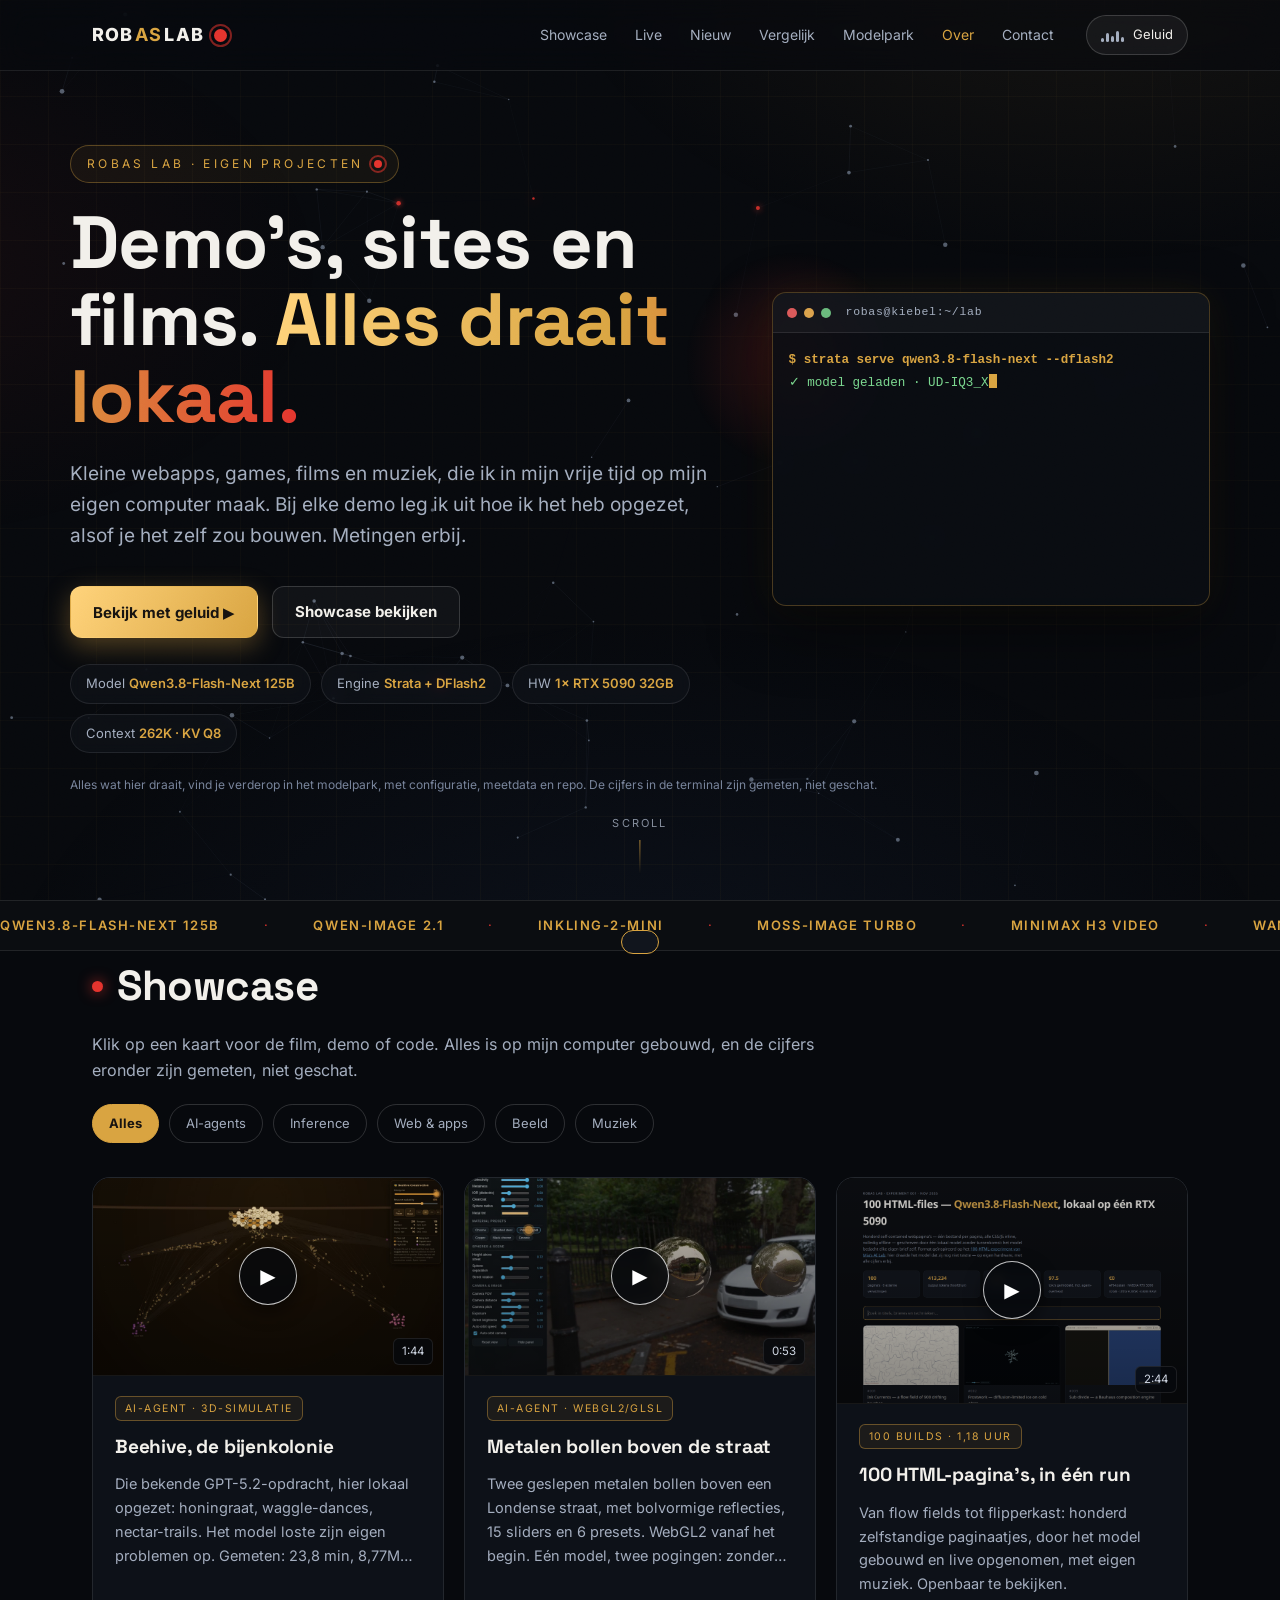
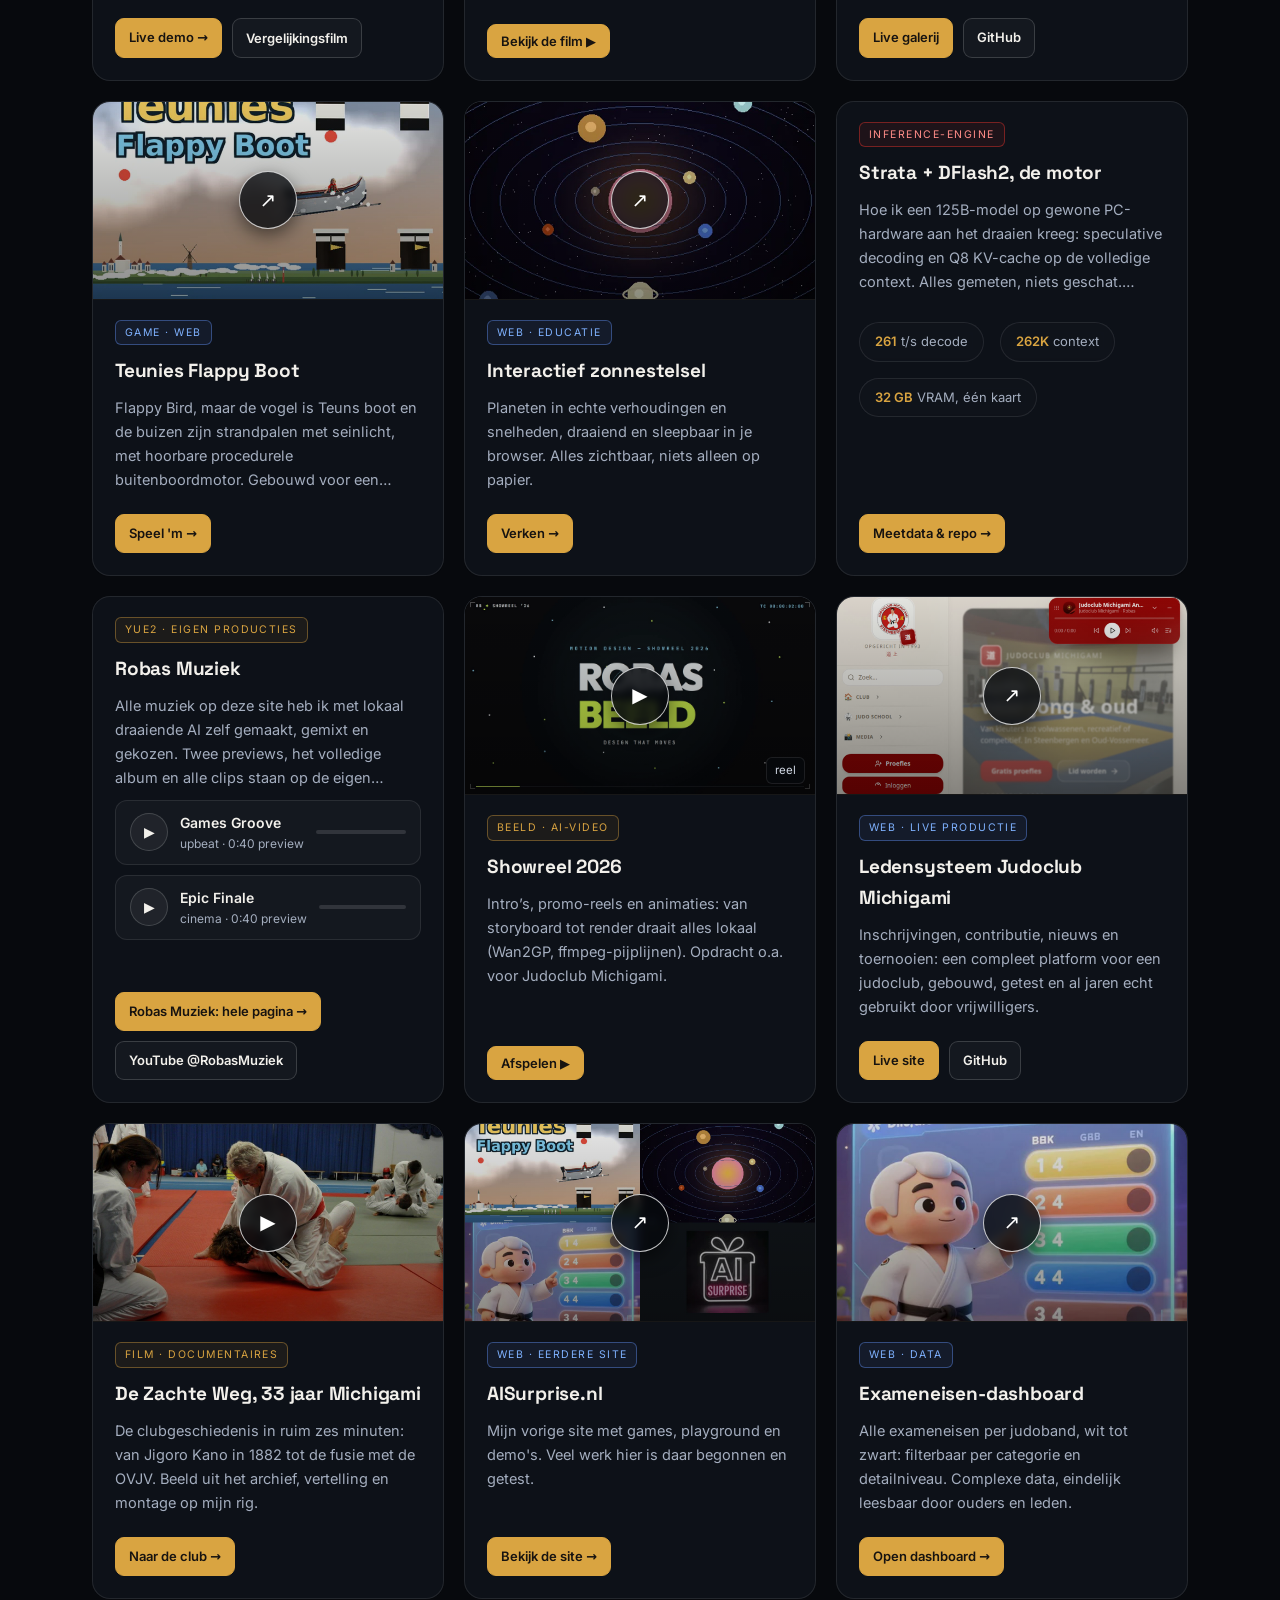
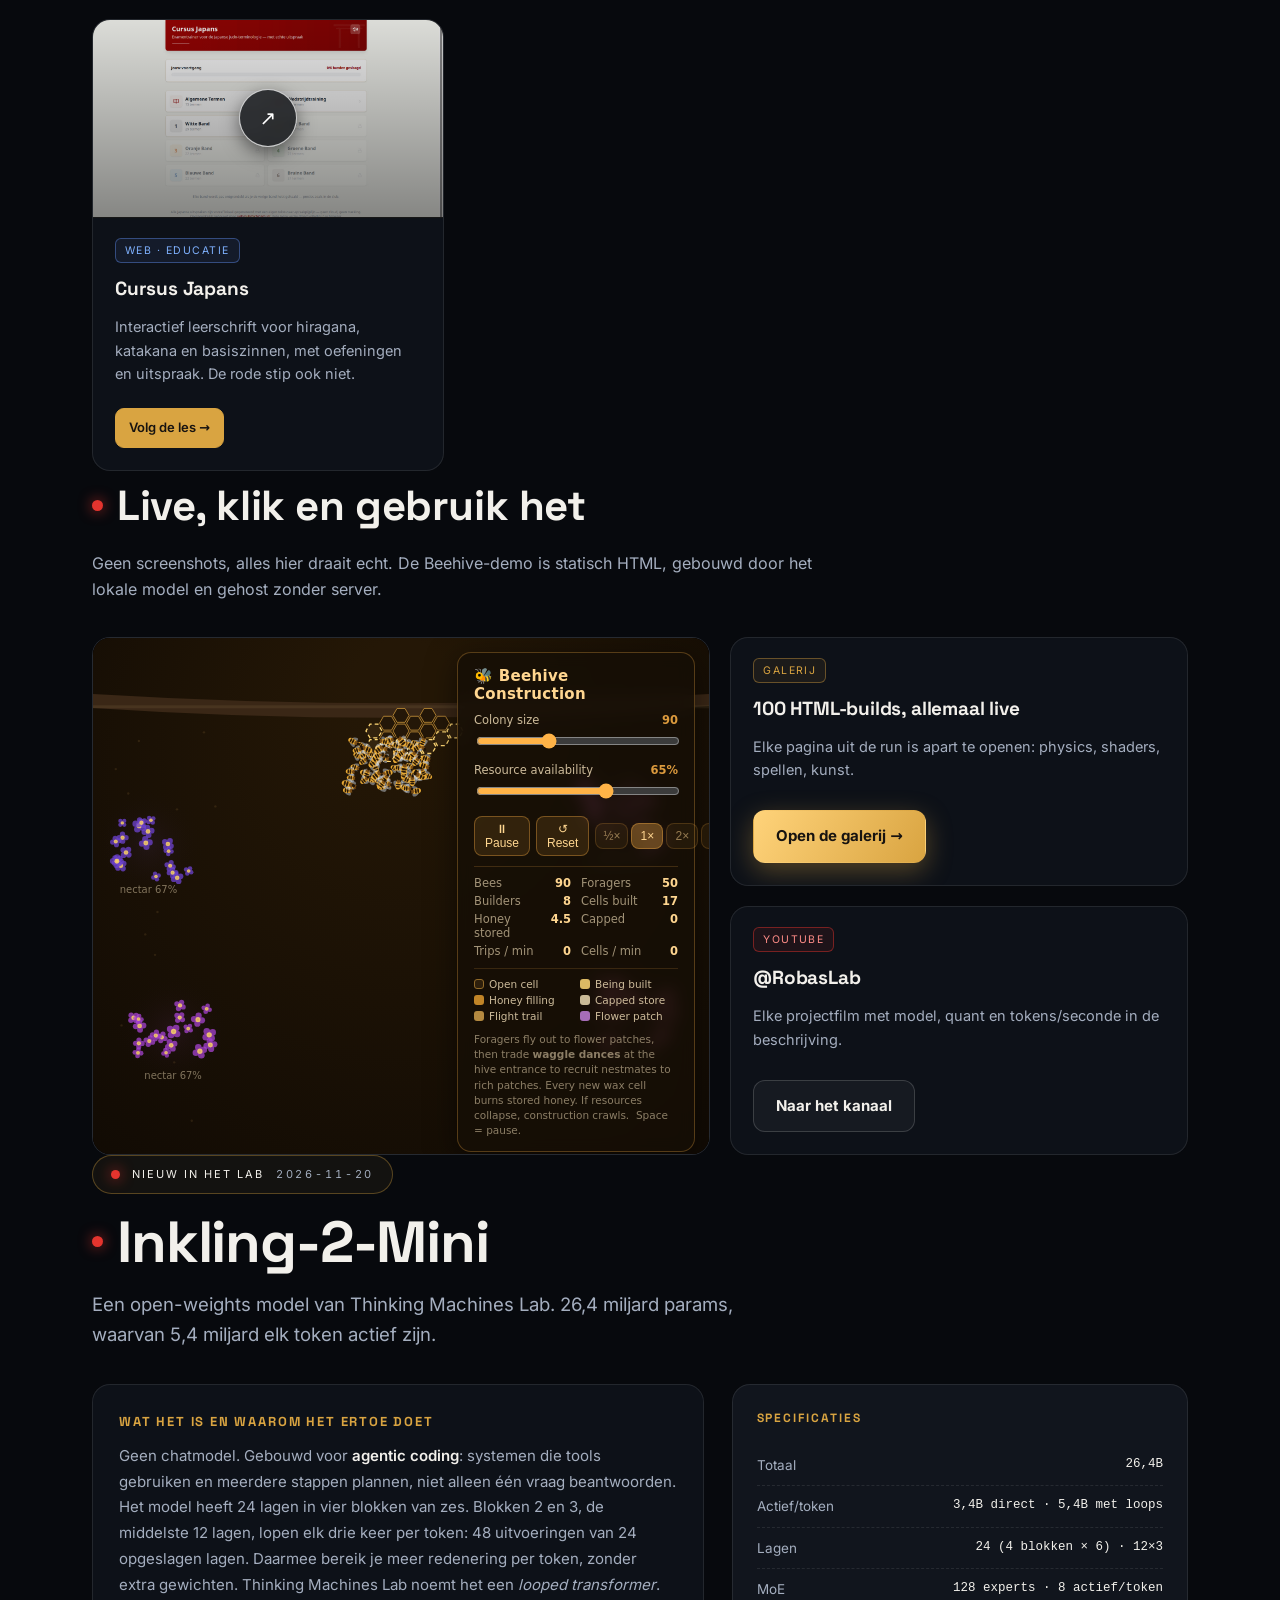
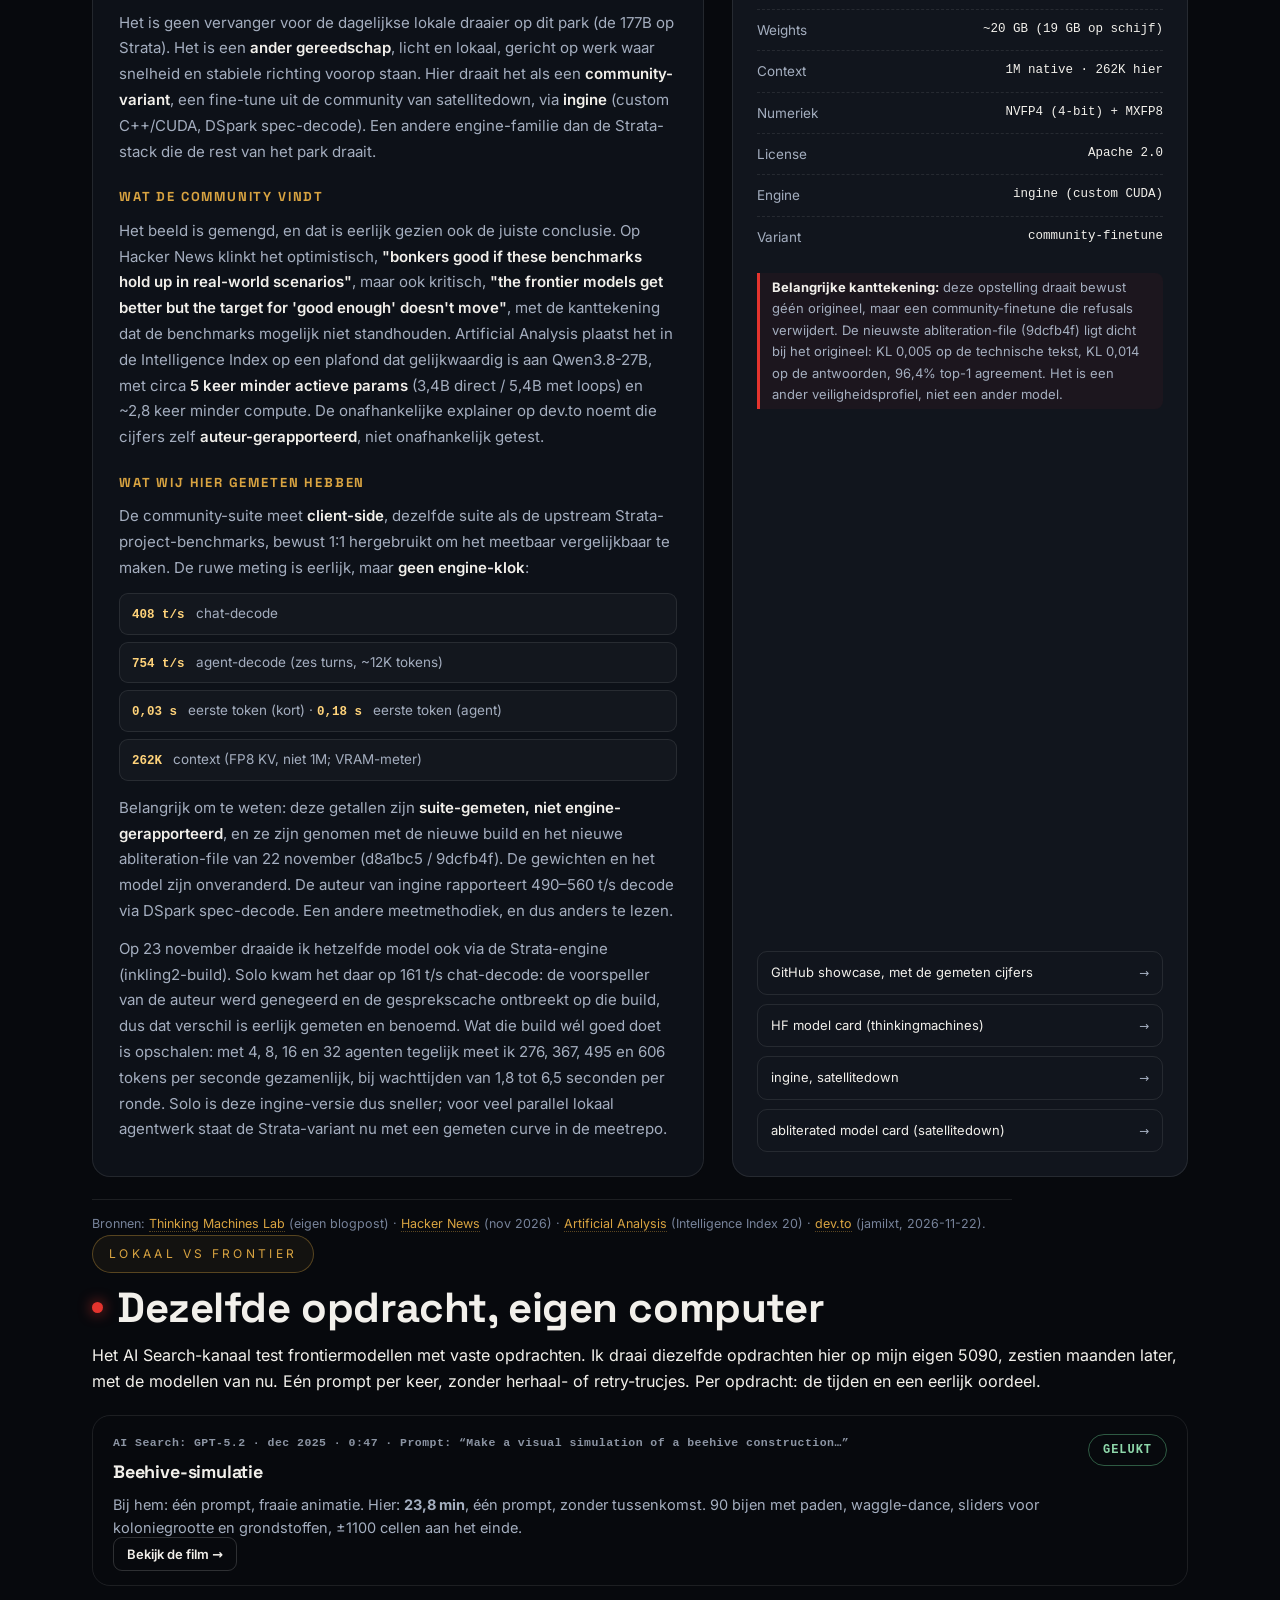
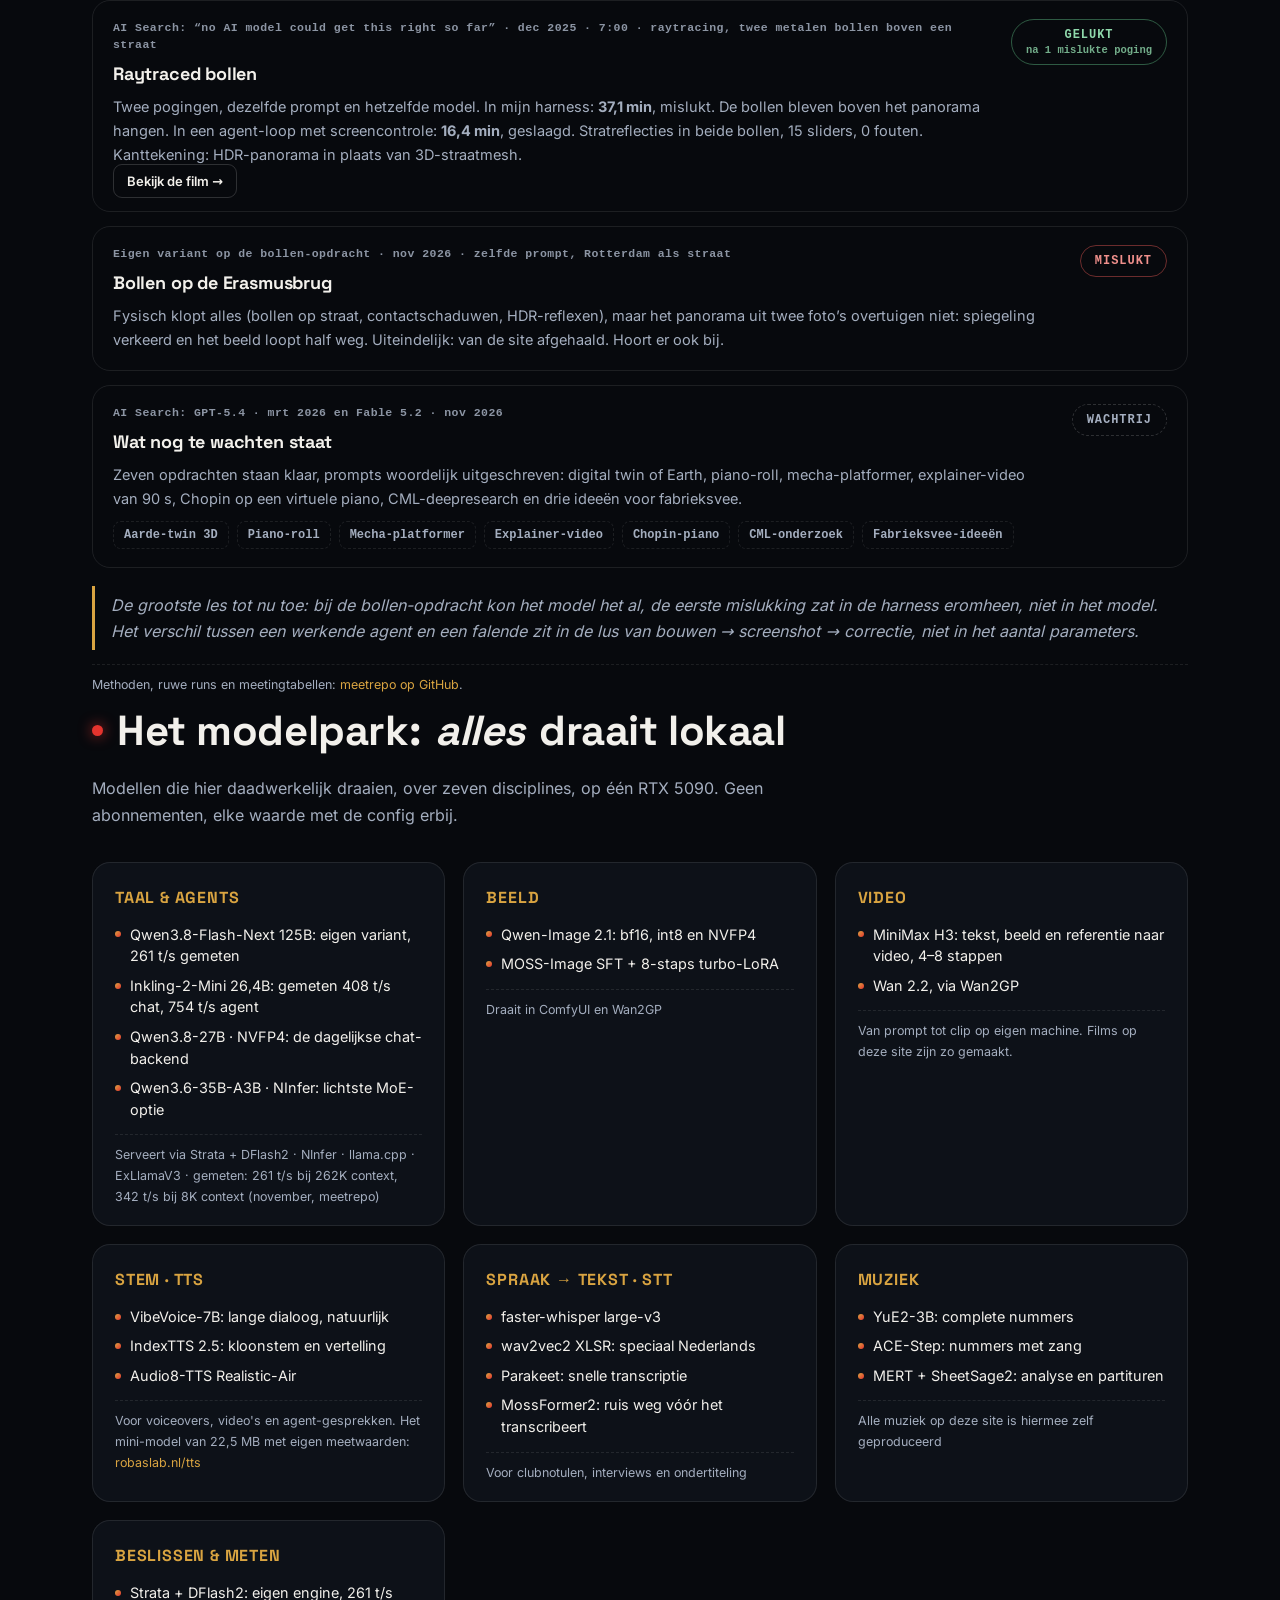
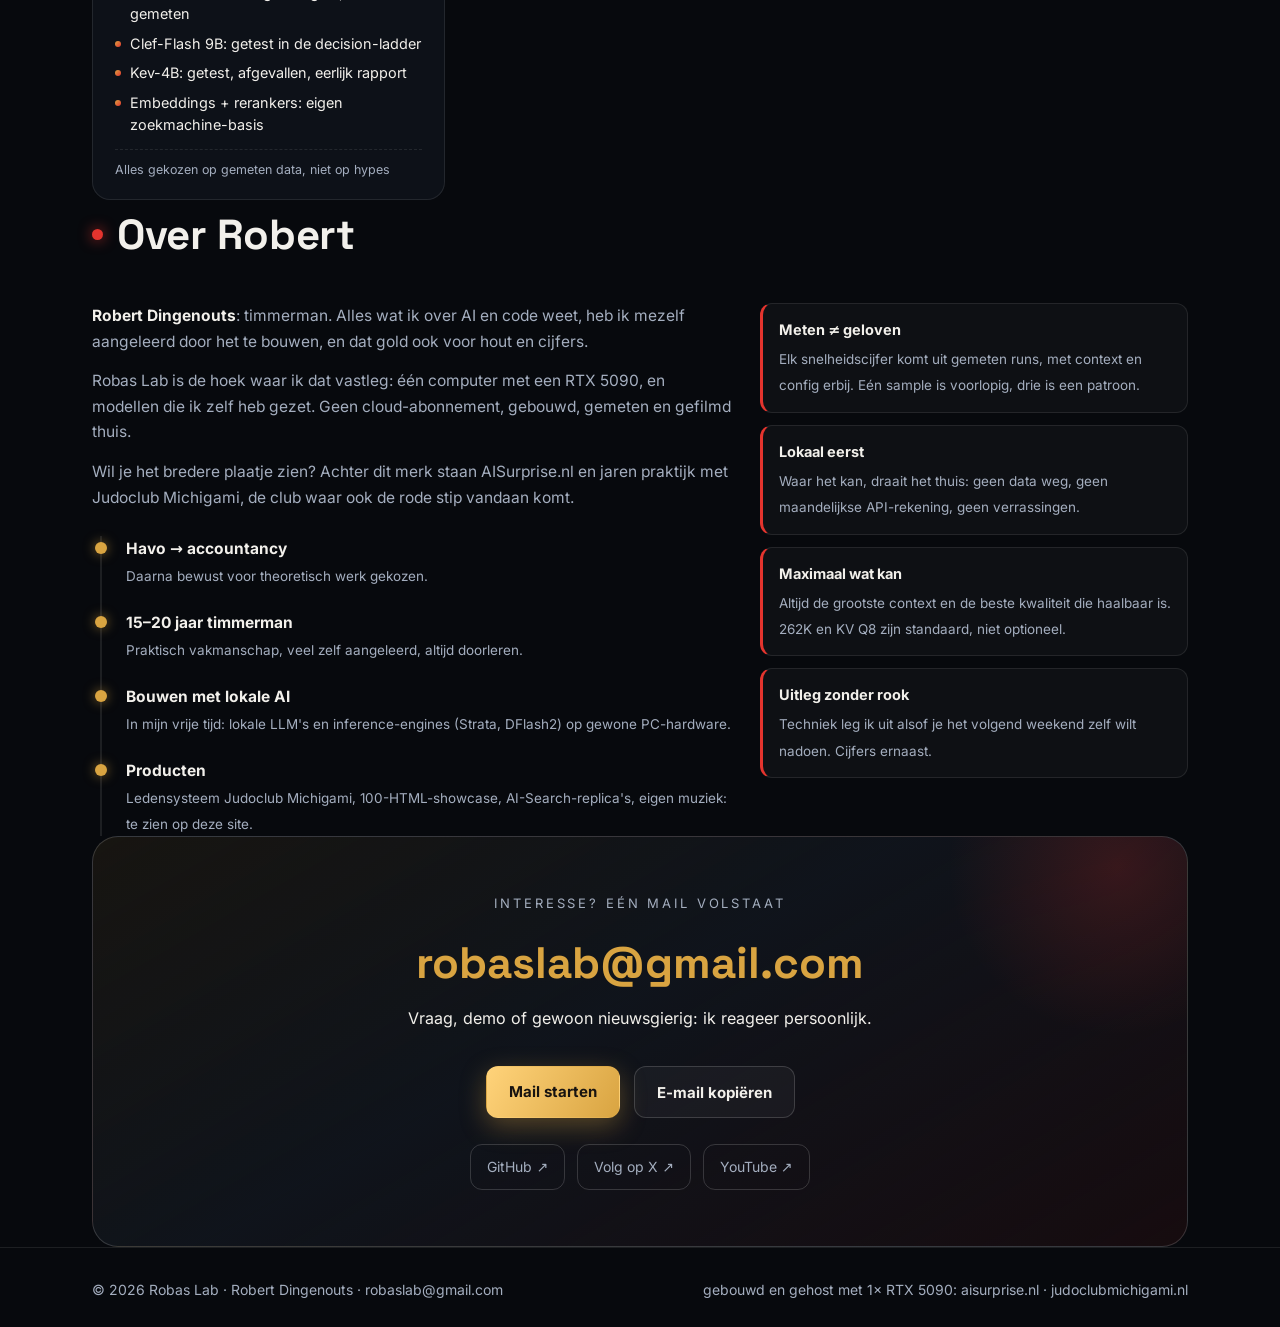
<file: index.html>
<!DOCTYPE html>
<html lang="nl">
<head>
<meta charset="UTF-8">
<meta name="viewport" content="width=device-width, initial-scale=1.0">
<title>Robas Lab: demo’s, sites en films, lokaal gebouwd</title>
<meta name="description" content="Webapps, games, films en muziek van Robert Dingenouts, gemaakt en gedraaid op een eigen computer. Metingen erbij.">
<meta property="og:title" content="Robas Lab: demo’s, sites en films, lokaal gebouwd">
<meta property="og:description" content="Demo's, sites en films van Robert Dingenouts, gebouwd en gedraaid op een eigen computer. Metingen erbij.">
<meta property="og:image" content="https://robaslab.nl/media/og-image.jpg">
<meta property="og:url" content="https://robaslab.nl/">
<meta name="twitter:card" content="summary_large_image">
<link rel="canonical" href="https://robaslab.nl/">
<meta property="og:type" content="website">
<link rel="icon" href="data:image/svg+xml,%3Csvg xmlns='http://www.w3.org/2000/svg' viewBox='0 0 32 32'%3E%3Ccircle cx='16' cy='16' r='10' fill='%23e4342e'/%3E%3Ccircle cx='16' cy='16' r='14' fill='none' stroke='%23d9a441' stroke-width='2'/%3E%3C/svg%3E">
<link rel="preload" href="/assets/fonts/inter-var.woff2" as="font" type="font/woff2" crossorigin>
<link rel="preload" href="/assets/fonts/space-grotesk-var.woff2" as="font" type="font/woff2" crossorigin>
<link rel="stylesheet" href="assets/app.css">
<noscript><style>.rv{opacity:1!important;transform:none!important}</style></noscript>
<script type="application/ld+json">
{"@context":"https://schema.org","@graph":[
 {"@type":"Person","name":"Robert Dingenouts","alternateName":"Robas","url":"https://robaslab.nl/","sameAs":["https://github.com/RobertDingenouts","https://www.youtube.com/@RobasLab","https://www.youtube.com/@RobasMuziek"]},
 {"@type":"WebSite","name":"Robas Lab","url":"https://robaslab.nl/","inLanguage":"nl"}]}
</script>
</head>
<body>
<a class="skip" href="#showcase">Naar inhoud</a>
<div id="bar"></div>

<header><div class="wrap"><nav>
  <span class="brand">ROB<b>AS</b> LAB<span class="dot"></span></span>
  <span class="links">
    <a href="#showcase">Showcase</a><a href="#live">Live</a><a href="#release">Nieuw</a><a href="#vergelijk">Vergelijk</a><a href="#modelpark">Modelpark</a><a href="#over">Over</a><a href="#contact">Contact</a>
  </span>
  <button id="bgmBtn" aria-label="Achtergrondmuziek aan/uit" aria-pressed="false"><span class="eq"><i></i><i></i><i></i><i></i><i></i></span><span class="t">Geluid</span></button>
</nav></div></header>

<canvas id="net"></canvas>

<audio id="bgm" src="media/site-bgm.m4a" loop preload="none"></audio>
<audio id="pre1" src="previews/preview-groove.m4a" preload="none"></audio>
<audio id="pre2" src="previews/preview-finale.m4a" preload="none"></audio>

<!-- ══ HERO ══ -->
<section class="hero wrap">
 <div class="hero-grid">
  <div class="hero-main">
  <span class="kicker rv">Robas Lab · eigen projecten <span class="dot"></span></span>
  <h1 class="rv" data-d="1">Demo’s, sites en films. <em>Alles draait lokaal.</em></h1>
  <p class="lead rv" data-d="2">Kleine webapps, games, films en muziek, die ik in mijn vrije tijd op mijn eigen computer maak. Bij elke demo leg ik uit hoe ik het heb opgezet, alsof je het zelf zou bouwen. Metingen erbij.</p>
  <div class="cta rv" data-d="3">
    <button class="btn gold" id="soundCTA">Bekijk met geluid ▶</button>
    <a class="btn ghost" href="#showcase">Showcase bekijken</a>
  </div>
  <div class="badges rv" data-d="4">
    <span class="badge">Model <b>Qwen3.8-Flash-Next 125B</b></span>
    <span class="badge">Engine <b>Strata + DFlash2</b></span>
    <span class="badge">HW <b>1× RTX 5090 32GB</b></span>
    <span class="badge">Context <b>262K · KV Q8</b></span>
  </div>
  </div>
  <div class="term rv" data-d="4" aria-hidden="true">
    <div class="tbar"><i style="background:#f66"></i><i style="background:#fb5"></i><i style="background:#7bd88f"></i><span>robas@kiebel:~/lab</span></div>
    <pre id="tlog"></pre>
  </div>
 </div>
  <p class="footnote rv" data-d="4">Alles wat hier draait, vind je verderop in het modelpark, met configuratie, meetdata en repo. De cijfers in de terminal zijn gemeten, niet geschat.</p>
  <div class="scrollhint">scroll</div>
</section>

<!-- ══ MARQUEE ══ -->
<div class="marquee"><div class="track">
  <span><b>Qwen3.8-Flash-Next 125B</b><i>·</i><b>Qwen-Image 2.1</b><i>·</i><b>Inkling-2-Mini</b><i>·</i><b>MOSS-Image turbo</b><i>·</i><b>MiniMax H3 video</b><i>·</i><b>Wan 2.2</b><i>·</i><b>VibeVoice TTS</b><i>·</i><b>IndexTTS kloonstem</b><i>·</i><b>faster-whisper NL</b><i>·</i><b>YuE2 nummers</b><i>·</i><b>ACE-Step</b><i>·</i><b>Strata + DFlash2</b><i>·</i></span>
  <span aria-hidden="true"><b>Qwen3.8-Flash-Next 125B</b><i>·</i><b>Qwen-Image 2.1</b><i>·</i><b>Inkling-2-Mini</b><i>·</i><b>MOSS-Image turbo</b><i>·</i><b>MiniMax H3 video</b><i>·</i><b>Wan 2.2</b><i>·</i><b>VibeVoice TTS</b><i>·</i><b>IndexTTS kloonstem</b><i>·</i><b>faster-whisper NL</b><i>·</i><b>YuE2 nummers</b><i>·</i><b>ACE-Step</b><i>·</i><b>Strata + DFlash2</b><i>·</i></span>
</div></div>

<!-- ══ SHOWCASE ══ -->
<section id="showcase" class="wrap">
  <div class="sec-head">
    <h2 class="rv">Showcase</h2>
    <p class="rv" data-d="1">Klik op een kaart voor de film, demo of code. Alles is op mijn computer gebouwd, en de cijfers eronder zijn gemeten, niet geschat.</p>
    <div class="chips rv" data-d="2">
      <button class="chip on" data-filter="all" aria-pressed="true">Alles</button>
      <button class="chip" data-filter="agent" aria-pressed="false">AI-agents</button>
      <button class="chip" data-filter="engine" aria-pressed="false">Inference</button>
      <button class="chip" data-filter="web" aria-pressed="false">Web & apps</button>
      <button class="chip" data-filter="beeld" aria-pressed="false">Beeld</button>
      <button class="chip" data-filter="muziek" aria-pressed="false">Muziek</button>
    </div>
  </div>

  <div class="grid">
    <article class="card rv" data-tags="agent beeld">
      <div class="media" data-open="media/film-beehive.mp4" data-label="Beehive: lokaal gebouwde bijenkolonie-agent (film, 1:44)">
        <img src="media/poster-beehive.jpg" alt="Beehive simulatie poster" loading="lazy">
        <div class="play"><i>▶</i></div><span class="dur">1:44</span>
      </div>
      <div class="body"><span class="tag">AI-agent · 3D-simulatie</span>
        <h3>Beehive, de bijenkolonie</h3>
        <p>Die bekende GPT-5.2-opdracht, hier lokaal opgezet: honingraat, waggle-dances, nectar-trails. Het model loste zijn eigen problemen op. Gemeten: 23,8 min, 8,77M tokens (99% cache).</p>
        <div class="row"><a class="mini solid" href="apps/beehive.html" target="_blank" rel="noopener">Live demo →</a>
          <button class="mini" data-open="media/beehive-compare.mp4" data-label="Zij (GPT-5.2) vs de onzen: zelfde prompt, 60 seconden">Vergelijkingsfilm</button></div>
      </div>
    </article>

    <article class="card rv" data-d="1" data-tags="agent beeld">
      <div class="media" data-open="media/film-spheres.mp4" data-label="Metalen bollen boven de straat: bolvormige reflecties (film, 0:53)">
        <img src="media/poster-spheres.jpg" alt="Metalen bollen met straatreflecties" loading="lazy">
        <div class="play"><i>▶</i></div><span class="dur">0:53</span>
      </div>
      <div class="body"><span class="tag">AI-agent · WebGL2/GLSL</span>
        <h3>Metalen bollen boven de straat</h3>
        <p>Twee geslepen metalen bollen boven een Londense straat, met bolvormige reflecties, 15 sliders en 6 presets. WebGL2 vanaf het begin. Eén model, twee pogingen: zonder agent faalde het, met eigen controle geslaagd in 16,4 min.</p>
        <div class="row"><button class="mini solid" data-open="media/film-spheres.mp4" data-label="Metalen bollen boven de straat (film)">Bekijk de film ▶</button></div>
      </div>
    </article>

    <article class="card rv" data-tags="agent web">
      <div class="media" data-open="https://www.youtube-nocookie.com/embed/NDL1NnzTWKs" data-type="yt" data-label="100 HTML-pagina's, zelf gebouwd door mijn lokale AI (YouTube, 2:44)">
        <img src="media/poster-100html.png" alt="Galerij van 100 HTML-pagina's" loading="lazy">
        <div class="play"><i>▶</i></div><span class="dur">2:44</span>
      </div>
      <div class="body"><span class="tag">100 builds · 1,18 uur</span>
        <h3>100 HTML-pagina's, in één run</h3>
        <p>Van flow fields tot flipperkast: honderd zelfstandige paginaatjes, door het model gebouwd en live opgenomen, met eigen muziek. Openbaar te bekijken.</p>
        <div class="row"><a class="mini solid" href="https://robertdingenouts.github.io/Qwen3.8-Flash-Next-100-HTML-Files/" target="_blank" rel="noopener">Live galerij</a>
          <a class="mini" href="https://github.com/RobertDingenouts/Qwen3.8-Flash-Next-100-HTML-Files" target="_blank" rel="noopener">GitHub</a></div>
      </div>
    </article>

    <article class="card rv" data-tags="web">
      <div class="media" data-open="https://aisurprise.nl/apps/teunies-flappy-boot/index.html" data-type="demo" data-label="Teunies Flappy Boot: speelbaar in je browser">
        <img src="media/poster-teunies.jpg" alt="Teunies Flappy Boot" loading="lazy">
        <div class="play"><i>↗</i></div>
      </div>
      <div class="body"><span class="tag blue">Game · web</span>
        <h3>Teunies Flappy Boot</h3>
        <p>Flappy Bird, maar de vogel is Teuns boot en de buizen zijn strandpalen met seinlicht, met hoorbare procedurele buitenboordmotor. Gebouwd voor een negende verjaardag, live in de browser.</p>
        <div class="row"><a class="mini solid" href="https://aisurprise.nl/apps/teunies-flappy-boot/index.html" target="_blank" rel="noopener">Speel 'm →</a></div>
      </div>
    </article>

    <article class="card rv" data-d="1" data-tags="web">
      <div class="media" data-open="https://aisurprise.nl/playground/zonnestelsel" data-type="demo" data-label="Interactief zonnestelsel: draaiend 3D-model in je browser">
        <img src="media/poster-zonnestelsel.jpg" alt="Interactief zonnestelsel" loading="lazy">
        <div class="play"><i>↗</i></div>
      </div>
      <div class="body"><span class="tag blue">Web · educatie</span>
        <h3>Interactief zonnestelsel</h3>
        <p>Planeten in echte verhoudingen en snelheden, draaiend en sleepbaar in je browser. Alles zichtbaar, niets alleen op papier.</p>
        <div class="row"><a class="mini solid" href="https://aisurprise.nl/playground/zonnestelsel" target="_blank" rel="noopener">Verken →</a></div>
      </div>
    </article>

    <article class="card rv" data-d="1" data-tags="engine">
      <div class="body"><span class="tag red">Inference-engine</span>
        <h3>Strata + DFlash2, de motor</h3>
        <p>Hoe ik een 125B-model op gewone PC-hardware aan het draaien kreeg: speculative decoding en Q8 KV-cache op de volledige context. Alles gemeten, niets geschat. Meettabel en repo staan eronder.</p>
        <div class="row" style="gap:16px;margin:6px 0 2px">
          <span class="badge"><b>261</b> t/s decode</span><span class="badge"><b>262K</b> context</span><span class="badge"><b>32 GB</b> VRAM, één kaart</span>
        </div>
        <div class="row"><a class="mini solid" href="https://github.com/RobertDingenouts/qwen38-flashnext-strata-rtx5090" target="_blank" rel="noopener">Meetdata & repo →</a></div>
      </div>
    </article>

    <article class="card rv" data-d="2" data-tags="muziek">
      <div class="body"><span class="tag">YuE2 · eigen producties</span>
        <h3>Robas Muziek</h3>
        <p>Alle muziek op deze site heb ik met lokaal draaiende AI zelf gemaakt, gemixt en gekozen. Twee previews, het volledige album en alle clips staan op de eigen muzieksite.</p>
        <div class="trackrow"><button data-p="1" aria-label="Preview afspelen">▶</button><div><div class="tt">Games Groove</div><div class="ts">upbeat · 0:40 preview</div></div><div class="prog"><i></i></div></div>
        <div class="trackrow"><button data-p="2" aria-label="Preview afspelen">▶</button><div><div class="tt">Epic Finale</div><div class="ts">cinema · 0:40 preview</div></div><div class="prog"><i></i></div></div>
        <div class="row"><a class="mini solid" href="/muziek/">Robas Muziek: hele pagina →</a><a class="mini" href="https://www.youtube.com/@RobasMuziek" target="_blank" rel="noopener">YouTube @RobasMuziek</a></div>
      </div>
    </article>

    <article class="card rv" data-tags="beeld">
      <div class="media" data-open="media/showreel.mp4" data-label="Robas Beeld: showreel 2026">
        <img src="media/poster-showreel.jpg" alt="Showreel poster" loading="lazy">
        <div class="play"><i>▶</i></div><span class="dur">reel</span>
      </div>
      <div class="body"><span class="tag">Beeld · AI-video</span>
        <h3>Showreel 2026</h3>
        <p>Intro’s, promo-reels en animaties: van storyboard tot render draait alles lokaal (Wan2GP, ffmpeg-pijplijnen). Opdracht o.a. voor Judoclub Michigami.</p>
        <div class="row"><button class="mini solid" data-open="media/showreel.mp4" data-label="Robas Beeld: showreel 2026">Afspelen ▶</button></div>
      </div>
    </article>

    <article class="card rv" data-d="1" data-tags="web">
      <div class="media" data-open="https://judoclubmichigami.nl" data-type="demo" data-label="Judoclub Michigami: ledensysteem & website (live)">
        <img src="media/poster-judoclub.jpg" alt="Judoclub Michigami platform" loading="lazy">
        <div class="play"><i>↗</i></div>
      </div>
      <div class="body"><span class="tag blue">Web · live productie</span>
        <h3>Ledensysteem Judoclub Michigami</h3>
        <p>Inschrijvingen, contributie, nieuws en toernooien: een compleet platform voor een judoclub, gebouwd, getest en al jaren echt gebruikt door vrijwilligers.</p>
        <div class="row"><a class="mini solid" href="https://judoclubmichigami.nl" target="_blank" rel="noopener">Live site</a>
          <a class="mini" href="https://github.com/RobertDingenouts/judoclub-michigami" target="_blank" rel="noopener">GitHub</a></div>
      </div>
    </article>

    <article class="card rv" data-d="2" data-tags="beeld">
      <div class="media" data-open="https://www.youtube-nocookie.com/embed/2Y2AwNtH3Qk" data-type="yt" data-label="De Zachte Weg: 33 jaar Judoclub Michigami (1882–2027)">
        <img src="media/poster-docu.jpg" alt="De Zachte Weg: mini-documentaire Judoclub Michigami" loading="lazy">
        <div class="play"><i>▶</i></div>
      </div>
      <div class="body"><span class="tag">Film · documentaires</span>
        <h3>De Zachte Weg, 33 jaar Michigami</h3>
        <p>De clubgeschiedenis in ruim zes minuten: van Jigoro Kano in 1882 tot de fusie met de OVJV. Beeld uit het archief, vertelling en montage op mijn rig.</p>
        <div class="row"><a class="mini solid" href="https://judoclubmichigami.nl" target="_blank" rel="noopener">Naar de club →</a></div>
      </div>
    </article>

    <article class="card rv" data-d="3" data-tags="web">
      <div class="media" data-open="https://aisurprise.nl" data-type="demo" data-label="AISurprise.nl: studio-site met al de showcases en games">
        <img src="media/poster-aisurprise.jpg" alt="AISurprise.nl" loading="lazy">
        <div class="play"><i>↗</i></div>
      </div>
      <div class="body"><span class="tag blue">Web · eerdere site</span>
        <h3>AISurprise.nl</h3>
        <p>Mijn vorige site met games, playground en demo's. Veel werk hier is daar begonnen en getest.</p>
        <div class="row"><a class="mini solid" href="https://aisurprise.nl" target="_blank" rel="noopener">Bekijk de site →</a></div>
      </div>
    </article>

    <article class="card rv" data-d="4" data-tags="web">
      <div class="media" data-open="https://aisurprise.nl/apps/exameneisen-dashboard.html" data-type="demo" data-label="Exameneisen-dashboard: alle judo-eisen per band, filterbaar">
        <img src="media/poster-exameneisen.jpg" alt="Exameneisen dashboard" loading="lazy">
        <div class="play"><i>↗</i></div>
      </div>
      <div class="body"><span class="tag blue">Web · data</span>
        <h3>Exameneisen-dashboard</h3>
        <p>Alle exameneisen per judoband, wit tot zwart: filterbaar per categorie en detailniveau. Complexe data, eindelijk leesbaar door ouders en leden.</p>
        <div class="row"><a class="mini solid" href="https://aisurprise.nl/apps/exameneisen-dashboard.html" target="_blank" rel="noopener">Open dashboard →</a></div>
      </div>
    </article>

    <article class="card rv" data-d="2" data-tags="web">
      <div class="media" data-open="https://robertdingenouts.github.io/cursus-japans/" data-type="demo" data-label="Cursus Japans: interactief leerschrift (live)">
        <img src="media/poster-japans.jpg" alt="Cursus Japans website" loading="lazy">
        <div class="play"><i>↗</i></div>
      </div>
      <div class="body"><span class="tag blue">Web · educatie</span>
        <h3>Cursus Japans</h3>
        <p>Interactief leerschrift voor hiragana, katakana en basiszinnen, met oefeningen en uitspraak. De rode stip ook niet.</p>
        <div class="row"><a class="mini solid" href="https://robertdingenouts.github.io/cursus-japans/" target="_blank" rel="noopener">Volg de les →</a></div>
      </div>
    </article>
  </div>
</section>

<!-- ══ LIVE ══ -->
<section id="live" class="wrap">
  <div class="sec-head">
    <h2 class="rv">Live, klik en gebruik het</h2>
    <p class="rv" data-d="1">Geen screenshots, alles hier draait echt. De Beehive-demo is statisch HTML, gebouwd door het lokale model en gehost zonder server.</p>
  </div>
  <div class="livegrid">
    <div class="livebox rv"><iframe src="apps/beehive.html" title="Beehive live demo" loading="lazy" allowfullscreen></iframe></div>
    <div style="display:flex;flex-direction:column;gap:20px">
      <div class="card rv" data-d="1"><div class="body">
        <span class="tag">Galerij</span><h3>100 HTML-builds, allemaal live</h3>
        <p>Elke pagina uit de run is apart te openen: physics, shaders, spellen, kunst.</p>
        <div class="row"><a class="btn gold" style="margin-top:6px" href="https://robertdingenouts.github.io/Qwen3.8-Flash-Next-100-HTML-Files/" target="_blank" rel="noopener">Open de galerij →</a></div>
      </div></div>
      <div class="card rv" data-d="2"><div class="body">
        <span class="tag red">YouTube</span><h3>@RobasLab</h3>
        <p>Elke projectfilm met model, quant en tokens/seconde in de beschrijving.</p>
        <div class="row"><a class="btn ghost" style="margin-top:6px" href="https://www.youtube.com/@RobasLab" target="_blank" rel="noopener">Naar het kanaal</a></div>
      </div></div>
    </div>
  </div>
</section>

<!-- ══ NIEUW IN HET LAB ══ -->
<section id="release" class="wrap">
  <div class="release-kicker rv">
    <span class="rel-dot"></span>
    <span class="rel-tag">Nieuw in het lab</span>
    <span class="rel-date">2026-11-20</span>
  </div>
  <h2 class="rel-title rv" data-d="1">Inkling-2-Mini</h2>
  <p class="rel-lead rv" data-d="2">Een open-weights model van Thinking Machines Lab. 26,4 miljard params, waarvan 5,4 miljard elk token actief zijn.</p>
  <div class="release-grid">
    <div class="release-story rv">
      <h3>Wat het is en waarom het ertoe doet</h3>
      <p>Geen chatmodel. Gebouwd voor <b>agentic coding</b>: systemen die tools gebruiken en meerdere stappen plannen, niet alleen één vraag beantwoorden. Het model heeft 24 lagen in vier blokken van zes. Blokken 2 en 3, de middelste 12 lagen, lopen elk drie keer per token: 48 uitvoeringen van 24 opgeslagen lagen. Daarmee bereik je meer redenering per token, zonder extra gewichten. Thinking Machines Lab noemt het een <em>looped transformer</em>.</p>
      <p>Het is geen vervanger voor de dagelijkse lokale draaier op dit park (de 177B op Strata). Het is een <b>ander gereedschap</b>, licht en lokaal, gericht op werk waar snelheid en stabiele richting voorop staan. Hier draait het als een <b>community-variant</b>, een fine-tune uit de community van satellitedown, via <b>ingine</b> (custom C++/CUDA, DSpark spec-decode). Een andere engine-familie dan de Strata-stack die de rest van het park draait.</p>
      <h3>Wat de community vindt</h3>
      <p>Het beeld is gemengd, en dat is eerlijk gezien ook de juiste conclusie. Op Hacker News klinkt het optimistisch, <b>"bonkers good if these benchmarks hold up in real-world scenarios"</b>, maar ook kritisch, <b>"the frontier models get better but the target for 'good enough' doesn't move"</b>, met de kanttekening dat de benchmarks mogelijk niet standhouden. Artificial Analysis plaatst het in de Intelligence Index op een plafond dat gelijkwaardig is aan Qwen3.8-27B, met circa <b>5 keer minder actieve params</b> (3,4B direct / 5,4B met loops) en ~2,8 keer minder compute. De onafhankelijke explainer op dev.to noemt die cijfers zelf <b>auteur-gerapporteerd</b>, niet onafhankelijk getest.</p>
      <h3>Wat wij hier gemeten hebben</h3>
      <p>De community-suite meet <b>client-side</b>, dezelfde suite als de upstream Strata-project-benchmarks, bewust 1:1 hergebruikt om het meetbaar vergelijkbaar te maken. De ruwe meting is eerlijk, maar <b>geen engine-klok</b>:</p>
      <ul class="release-meas">
        <li><b>408 t/s</b> chat-decode</li>
        <li><b>754 t/s</b> agent-decode (zes turns, ~12K tokens)</li>
        <li><b>0,03 s</b> eerste token (kort) · <b>0,18 s</b> eerste token (agent)</li>
        <li><b>262K</b> context (FP8 KV, niet 1M; VRAM-meter)</li>
      </ul>
      <p>Belangrijk om te weten: deze getallen zijn <b>suite-gemeten, niet engine-gerapporteerd</b>, en ze zijn genomen met de nieuwe build en het nieuwe abliteration-file van 22 november (d8a1bc5 / 9dcfb4f). De gewichten en het model zijn onveranderd. De auteur van ingine rapporteert 490&ndash;560 t/s decode via DSpark spec-decode. Een andere meetmethodiek, en dus anders te lezen.</p>
      <p>Op 23 november draaide ik hetzelfde model ook via de Strata-engine (inkling2-build). Solo kwam het daar op 161 t/s chat-decode: de voorspeller van de auteur werd genegeerd en de gesprekscache ontbreekt op die build, dus dat verschil is eerlijk gemeten en benoemd. Wat die build wél goed doet is opschalen: met 4, 8, 16 en 32 agenten tegelijk meet ik 276, 367, 495 en 606 tokens per seconde gezamenlijk, bij wachttijden van 1,8 tot 6,5 seconden per ronde. Solo is deze ingine-versie dus sneller; voor veel parallel lokaal agentwerk staat de Strata-variant nu met een gemeten curve in de meetrepo.</p>
    </div>
    <aside class="release-spec rv">
      <h3>Specificaties</h3>
      <dl class="spec">
        <div><dt>Totaal</dt><dd>26,4B</dd></div>
        <div><dt>Actief/token</dt><dd>3,4B direct · 5,4B met loops</dd></div>
        <div><dt>Lagen</dt><dd>24 (4 blokken × 6) · 12×3</dd></div>
        <div><dt>MoE</dt><dd>128 experts · 8 actief/token</dd></div>
        <div><dt>Weights</dt><dd>~20 GB (19 GB op schijf)</dd></div>
        <div><dt>Context</dt><dd>1M native · 262K hier</dd></div>
        <div><dt>Numeriek</dt><dd>NVFP4 (4-bit) + MXFP8</dd></div>
        <div><dt>License</dt><dd>Apache 2.0</dd></div>
        <div><dt>Engine</dt><dd>ingine (custom CUDA)</dd></div>
        <div><dt>Variant</dt><dd>community-finetune</dd></div>
      </dl>
      <div class="release-notes"><b>Belangrijke kanttekening:</b> deze opstelling draait bewust géén origineel, maar een community-finetune die refusals verwijdert. De nieuwste abliteration-file (9dcfb4f) ligt dicht bij het origineel: KL 0,005 op de technische tekst, KL 0,014 op de antwoorden, 96,4% top-1 agreement. Het is een ander veiligheidsprofiel, niet een ander model.</div>
      <div class="release-links">
        <a href="https://github.com/RobertDingenouts/inkling-2-mini-rtx5090" target="_blank" rel="noopener"><span>GitHub showcase, met de gemeten cijfers</span><span class="arr">→</span></a>
        <a href="https://huggingface.co/thinkingmachines/Inkling-2-Mini" target="_blank" rel="noopener"><span>HF model card (thinkingmachines)</span><span class="arr">→</span></a>
        <a href="https://github.com/satellitedown/inkling-2-mini-abliterated-ingine" target="_blank" rel="noopener"><span>ingine, satellitedown</span><span class="arr">→</span></a>
        <a href="https://huggingface.co/satellitedown/Inkling-2-Mini-abliterated-ingine" target="_blank" rel="noopener"><span>abliterated model card (satellitedown)</span><span class="arr">→</span></a>
      </div>
    </aside>
  </div>
  <p class="release-foot rv">Bronnen: <a href="https://thinkingmachines.ai/news/inkling-2-mini/" target="_blank" rel="noopener">Thinking Machines Lab</a> (eigen blogpost) · <a href="https://news.ycombinator.com/item?id=50581260" target="_blank" rel="noopener">Hacker News</a> (nov 2026) · <a href="https://artificialanalysis.ai/articles/inkling-2-mini" target="_blank" rel="noopener">Artificial Analysis</a> (Intelligence Index 20) · <a href="https://dev.to/jamilxt/inkling-2-mini-explained-how-a-looped-transformer-gets-more-reasoning-out-of-a-20gb-model-14a6" target="_blank" rel="noopener">dev.to</a> (jamilxt, 2026-11-22).</p>
</section>

<!-- ══ MODELARK ══ -->
<section id="vergelijk" class="wrap">
  <span class="kicker rv">Lokaal vs frontier</span>
  <h2 class="rv">Dezelfde opdracht, eigen computer</h2>
  <p class="sub rv">Het AI Search-kanaal test frontiermodellen met vaste opdrachten. Ik draai diezelfde opdrachten hier op mijn eigen 5090, zestien maanden later, met de modellen van nu. Eén prompt per keer, zonder herhaal- of retry-trucjes. Per opdracht: de tijden en een eerlijk oordeel.</p>
  <div class="vs rv">
    <div class="vrow"><div>
      <div class="vmeta">AI Search: GPT-5.2 · dec 2025 · 0:47 · Prompt: “Make a visual simulation of a beehive construction…”</div>
      <h3>Beehive-simulatie</h3>
      <p>Bij hem: één prompt, fraaie animatie. Hier: <b>23,8 min</b>, één prompt, zonder tussenkomst. 90 bijen met paden, waggle-dance, sliders voor koloniegrootte en grondstoffen, ±1100 cellen aan het einde.</p>
      <div class="row"><span class="mini" data-open="media/film-beehive.mp4" data-type="film" data-label="Beehive: 23,8 min, 1 prompt, lokaal">Bekijk de film →</span></div>
    </div><span class="vstat ok">Gelukt</span></div>
    <div class="vrow"><div>
      <div class="vmeta">AI Search: “no AI model could get this right so far” · dec 2025 · 7:00 · raytracing, twee metalen bollen boven een straat</div>
      <h3>Raytraced bollen</h3>
      <p>Twee pogingen, dezelfde prompt en hetzelfde model. In mijn harness: <b>37,1 min</b>, mislukt. De bollen bleven boven het panorama hangen. In een agent-loop met screencontrole: <b>16,4 min</b>, geslaagd. Stratreflecties in beide bollen, 15 sliders, 0 fouten. Kanttekening: HDR-panorama in plaats van 3D-straatmesh.</p>
      <div class="row"><span class="mini" data-open="media/film-spheres.mp4" data-type="film" data-label="Metalen bollen boven de straat: raytracing, lokaal">Bekijk de film →</span></div>
    </div><span class="vstat ok">Gelukt<br><small>na 1 mislukte poging</small></span></div>
    <div class="vrow"><div>
      <div class="vmeta">Eigen variant op de bollen-opdracht · nov 2026 · zelfde prompt, Rotterdam als straat</div>
      <h3>Bollen op de Erasmusbrug</h3>
      <p>Fysisch klopt alles (bollen op straat, contactschaduwen, HDR-reflexen), maar het panorama uit twee foto’s overtuigen niet: spiegeling verkeerd en het beeld loopt half weg. Uiteindelijk: van de site afgehaald. Hoort er ook bij.</p>
    </div><span class="vstat fail">Mislukt</span></div>
    <div class="vrow"><div>
      <div class="vmeta">AI Search: GPT-5.4 · mrt 2026 en Fable 5.2 · nov 2026</div>
      <h3>Wat nog te wachten staat</h3>
      <p>Zeven opdrachten staan klaar, prompts woordelijk uitgeschreven: digital twin of Earth, piano-roll, mecha-platformer, explainer-video van 90 s, Chopin op een virtuele piano, CML-deepresearch en drie ideeën voor fabrieksvee.</p>
      <div class="vlist"><span>Aarde-twin 3D</span><span>Piano-roll</span><span>Mecha-platformer</span><span>Explainer-video</span><span>Chopin-piano</span><span>CML-onderzoek</span><span>Fabrieksvee-ideeën</span></div>
    </div><span class="vstat wait">Wachtrij</span></div>
  </div>
  <p class="vlesson rv">De grootste les tot nu toe: bij de bollen-opdracht kon het model het al, de eerste mislukking zat in de harness eromheen, niet in het model. Het verschil tussen een werkende agent en een falende zit in de lus van bouwen → screenshot → correctie, niet in het aantal parameters.</p>
  <p class="mnote rv">Methoden, ruwe runs en meetingtabellen: <a href="https://github.com/RobertDingenouts/qwen38-flashnext-strata-rtx5090" target="_blank" rel="noopener">meetrepo op GitHub</a>.</p>
</section>
<section id="modelpark" class="wrap">
  <div class="sec-head">
    <h2 class="rv">Het modelpark: <em>alles</em> draait lokaal</h2>
    <p class="rv" data-d="1">Modellen die hier daadwerkelijk draaien, over zeven disciplines, op één RTX 5090. Geen abonnementen, elke waarde met de config erbij.</p>
  </div>
  <div class="mparks">
    <article class="mcard rv" data-d="1"><h3>Taal &amp; agents</h3>
      <ul><li>Qwen3.8-Flash-Next 125B: eigen variant, 261 t/s gemeten</li><li>Inkling-2-Mini 26,4B: gemeten 408 t/s chat, 754 t/s agent</li><li>Qwen3.8-27B · NVFP4: de dagelijkse chat-backend</li><li>Qwen3.6-35B-A3B · NInfer: lichtste MoE-optie</li></ul>
      <p class="mnote">Serveert via Strata + DFlash2 · NInfer · llama.cpp · ExLlamaV3 · gemeten: 261 t/s bij 262K context, 342 t/s bij 8K context (november, meetrepo)</p></article>
    <article class="mcard rv" data-d="2"><h3>Beeld</h3>
      <ul><li>Qwen-Image 2.1: bf16, int8 en NVFP4</li><li>MOSS-Image SFT + 8-staps turbo-LoRA</li></ul>
      <p class="mnote">Draait in ComfyUI en Wan2GP</p></article>
    <article class="mcard rv" data-d="3"><h3>Video</h3>
      <ul><li>MiniMax H3: tekst, beeld en referentie naar video, 4–8 stappen</li><li>Wan 2.2, via Wan2GP</li></ul>
      <p class="mnote">Van prompt tot clip op eigen machine. Films op deze site zijn zo gemaakt.</p></article>
    <article class="mcard rv" data-d="4"><h3>Stem · TTS</h3>
      <ul><li>VibeVoice-7B: lange dialoog, natuurlijk</li><li>IndexTTS 2.5: kloonstem en vertelling</li><li>Audio8-TTS Realistic-Air</li></ul>
      <p class="mnote">Voor voiceovers, video's en agent-gesprekken. Het mini-model van 22,5 MB met eigen meetwaarden: <a href="/tts/">robaslab.nl/tts</a></p></article>
    <article class="mcard rv" data-d="5"><h3>Spraak → tekst · STT</h3>
      <ul><li>faster-whisper large-v3</li><li>wav2vec2 XLSR: speciaal Nederlands</li><li>Parakeet: snelle transcriptie</li><li>MossFormer2: ruis weg vóór het transcribeert</li></ul>
      <p class="mnote">Voor clubnotulen, interviews en ondertiteling</p></article>
    <article class="mcard rv" data-d="6"><h3>Muziek</h3>
      <ul><li>YuE2-3B: complete nummers</li><li>ACE-Step: nummers met zang</li><li>MERT + SheetSage2: analyse en partituren</li></ul>
      <p class="mnote">Alle muziek op deze site is hiermee zelf geproduceerd</p></article>
    <article class="mcard rv" data-d="7"><h3>Beslissen &amp; meten</h3>
      <ul><li>Strata + DFlash2: eigen engine, 261 t/s gemeten</li><li>Clef-Flash 9B: getest in de decision-ladder</li><li>Kev-4B: getest, afgevallen, eerlijk rapport</li><li>Embeddings + rerankers: eigen zoekmachine-basis</li></ul>
      <p class="mnote">Alles gekozen op gemeten data, niet op hypes</p></article>
  </div>
</section>


<!-- ══ OVER ══ -->
<section id="over" class="wrap">
  <div class="sec-head"><h2 class="rv">Over Robert</h2></div>
  <div class="over">
    <div class="prose rv">
      <p><b>Robert Dingenouts</b>: timmerman. Alles wat ik over AI en code weet, heb ik mezelf aangeleerd door het te bouwen, en dat gold ook voor hout en cijfers.</p>
      <p>Robas Lab is de hoek waar ik dat vastleg: één computer met een RTX 5090, en modellen die ik zelf heb gezet. Geen cloud-abonnement, gebouwd, gemeten en gefilmd thuis.</p>
      <p>Wil je het bredere plaatje zien? Achter dit merk staan AISurprise.nl en jaren praktijk met Judoclub Michigami, de club waar ook de rode stip vandaan komt.</p>
      <div class="timeline" style="margin-top:26px">
        <div class="tl"><h4>Havo → accountancy</h4><span>Daarna bewust voor theoretisch werk gekozen.</span></div>
        <div class="tl"><h4>15–20 jaar timmerman</h4><span>Praktisch vakmanschap, veel zelf aangeleerd, altijd doorleren.</span></div>
        <div class="tl"><h4>Bouwen met lokale AI</h4><span>In mijn vrije tijd: lokale LLM's en inference-engines (Strata, DFlash2) op gewone PC-hardware.</span></div>
        <div class="tl"><h4>Producten</h4><span>Ledensysteem Judoclub Michigami, 100-HTML-showcase, AI-Search-replica's, eigen muziek: te zien op deze site.</span></div>
      </div>
    </div>
    <div class="principles">
      <div class="pr rv"><b>Meten ≠ geloven</b><span>Elk snelheidscijfer komt uit gemeten runs, met context en config erbij. Eén sample is voorlopig, drie is een patroon.</span></div>
      <div class="pr rv" data-d="1"><b>Lokaal eerst</b><span>Waar het kan, draait het thuis: geen data weg, geen maandelijkse API-rekening, geen verrassingen.</span></div>
      <div class="pr rv" data-d="2"><b>Maximaal wat kan</b><span>Altijd de grootste context en de beste kwaliteit die haalbaar is. 262K en KV Q8 zijn standaard, niet optioneel.</span></div>
      <div class="pr rv" data-d="3"><b>Uitleg zonder rook</b><span>Techniek leg ik uit alsof je het volgend weekend zelf wilt nadoen. Cijfers ernaast.</span></div>
    </div>
  </div>
</section>

<!-- ══ CONTACT ══ -->
<section id="contact" class="wrap">
  <div class="contact rv">
    <div class="lbl">Interesse? Eén mail volstaat</div>
    <a class="mail" href="mailto:robaslab@gmail.com">robaslab@gmail.com</a>
    <p class="lead" style="max-width:560px;margin:0 auto">Vraag, demo of gewoon nieuwsgierig: ik reageer persoonlijk.</p>
    <div class="cta" style="justify-content:center">
      <a class="btn gold" href="mailto:robaslab@gmail.com">Mail starten</a>
      <button class="btn ghost" data-copy="robaslab@gmail.com">E-mail kopiëren</button>
    </div>
    <div class="socials">
      <a href="https://github.com/RobertDingenouts" target="_blank" rel="noopener">GitHub ↗</a>
      <a href="https://x.com/Aireport_nl" target="_blank" rel="noopener">Volg op X ↗</a>
      <a href="https://www.youtube.com/@RobasLab" target="_blank" rel="noopener">YouTube ↗</a>
    </div>
  </div>
</section>

<footer><div class="wrap foot">
  <span>© <span id="yy"></span> Robas Lab · Robert Dingenouts · <a href="mailto:robaslab@gmail.com">robaslab@gmail.com</a></span>
  <span>gebouwd en gehost met 1× RTX 5090: <a href="https://aisurprise.nl" target="_blank" rel="noopener">aisurprise.nl</a> · <a href="https://judoclubmichigami.nl" target="_blank" rel="noopener">judoclubmichigami.nl</a></span>
</div></footer>

<!-- ══ LIGHTBOX + TOAST ══ -->
<div id="lb" role="dialog" aria-modal="true" aria-label="Mediakijker" aria-hidden="true"><figure class="frame"><figcaption></figcaption><button class="x" aria-label="Sluiten">✕</button></figure></div>
<div id="toast"></div>
<script src="assets/app.js"></script>
</body>
</html>
</file>
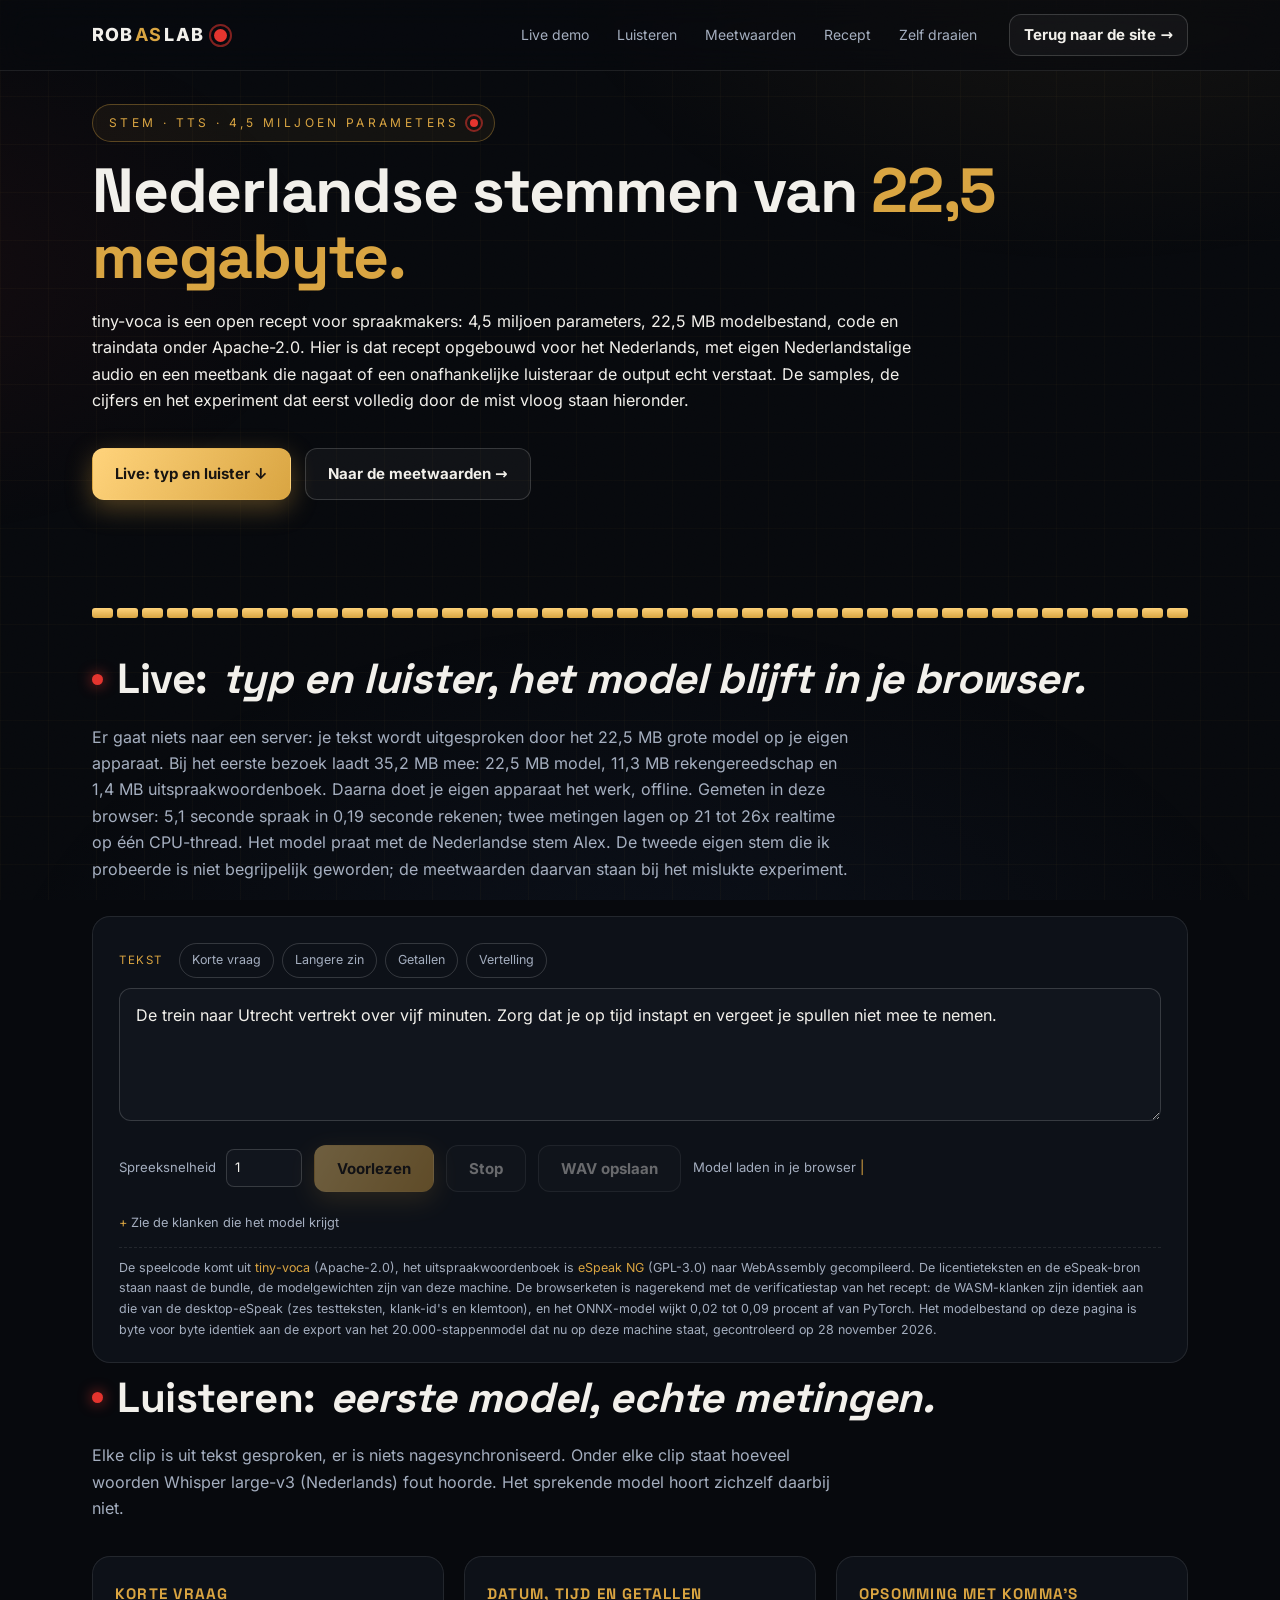
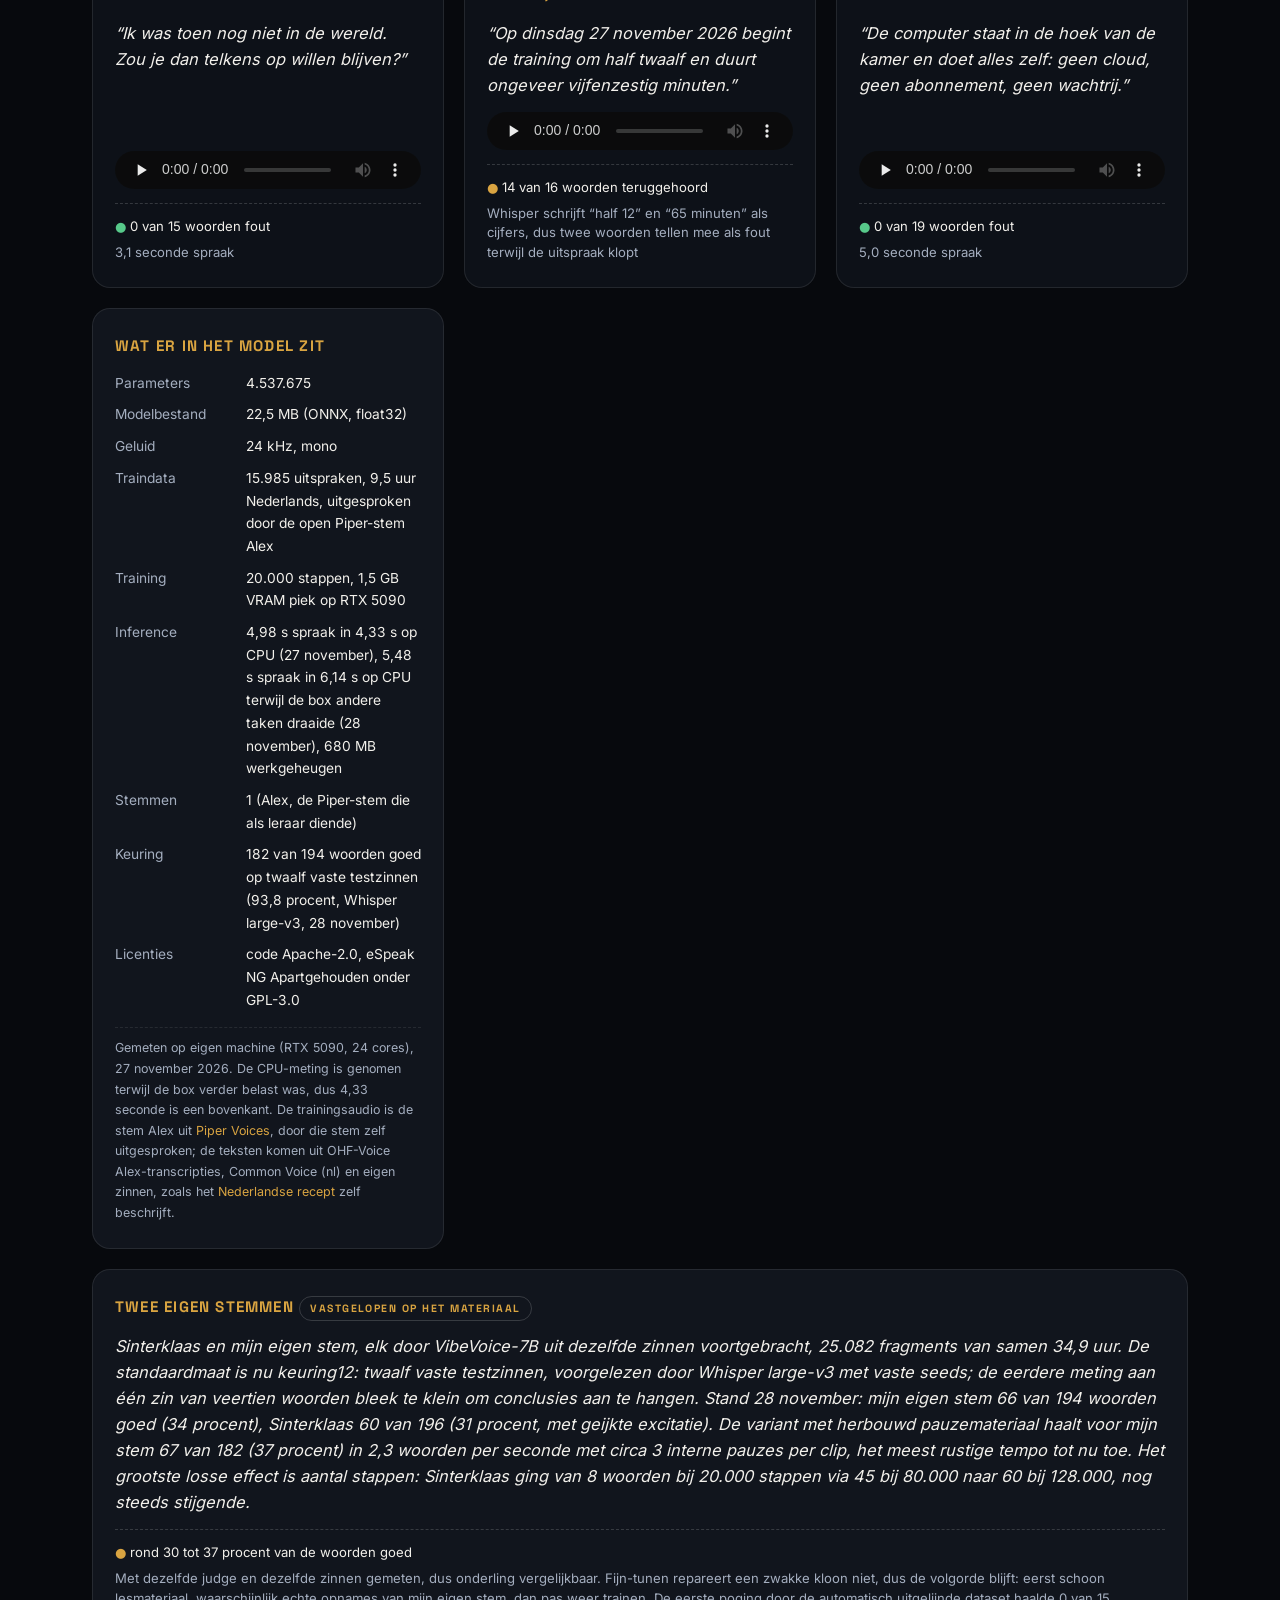
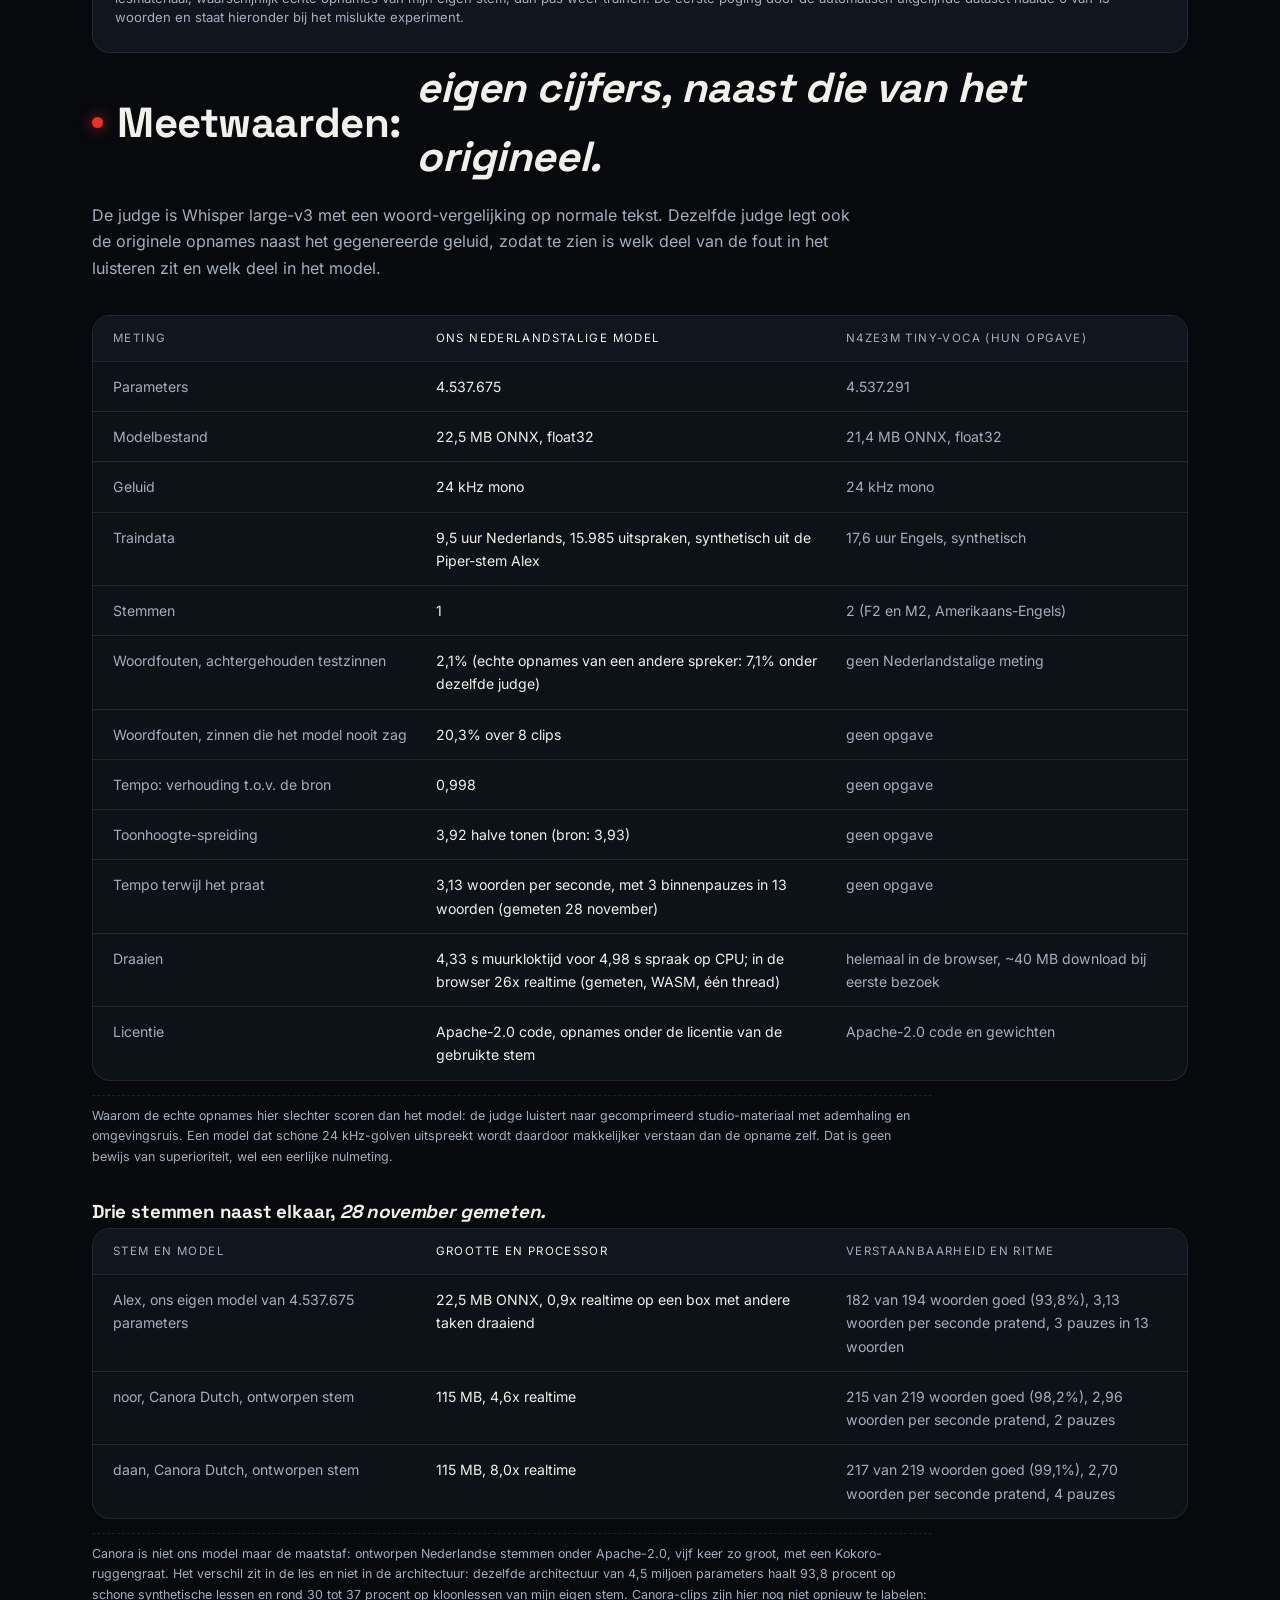
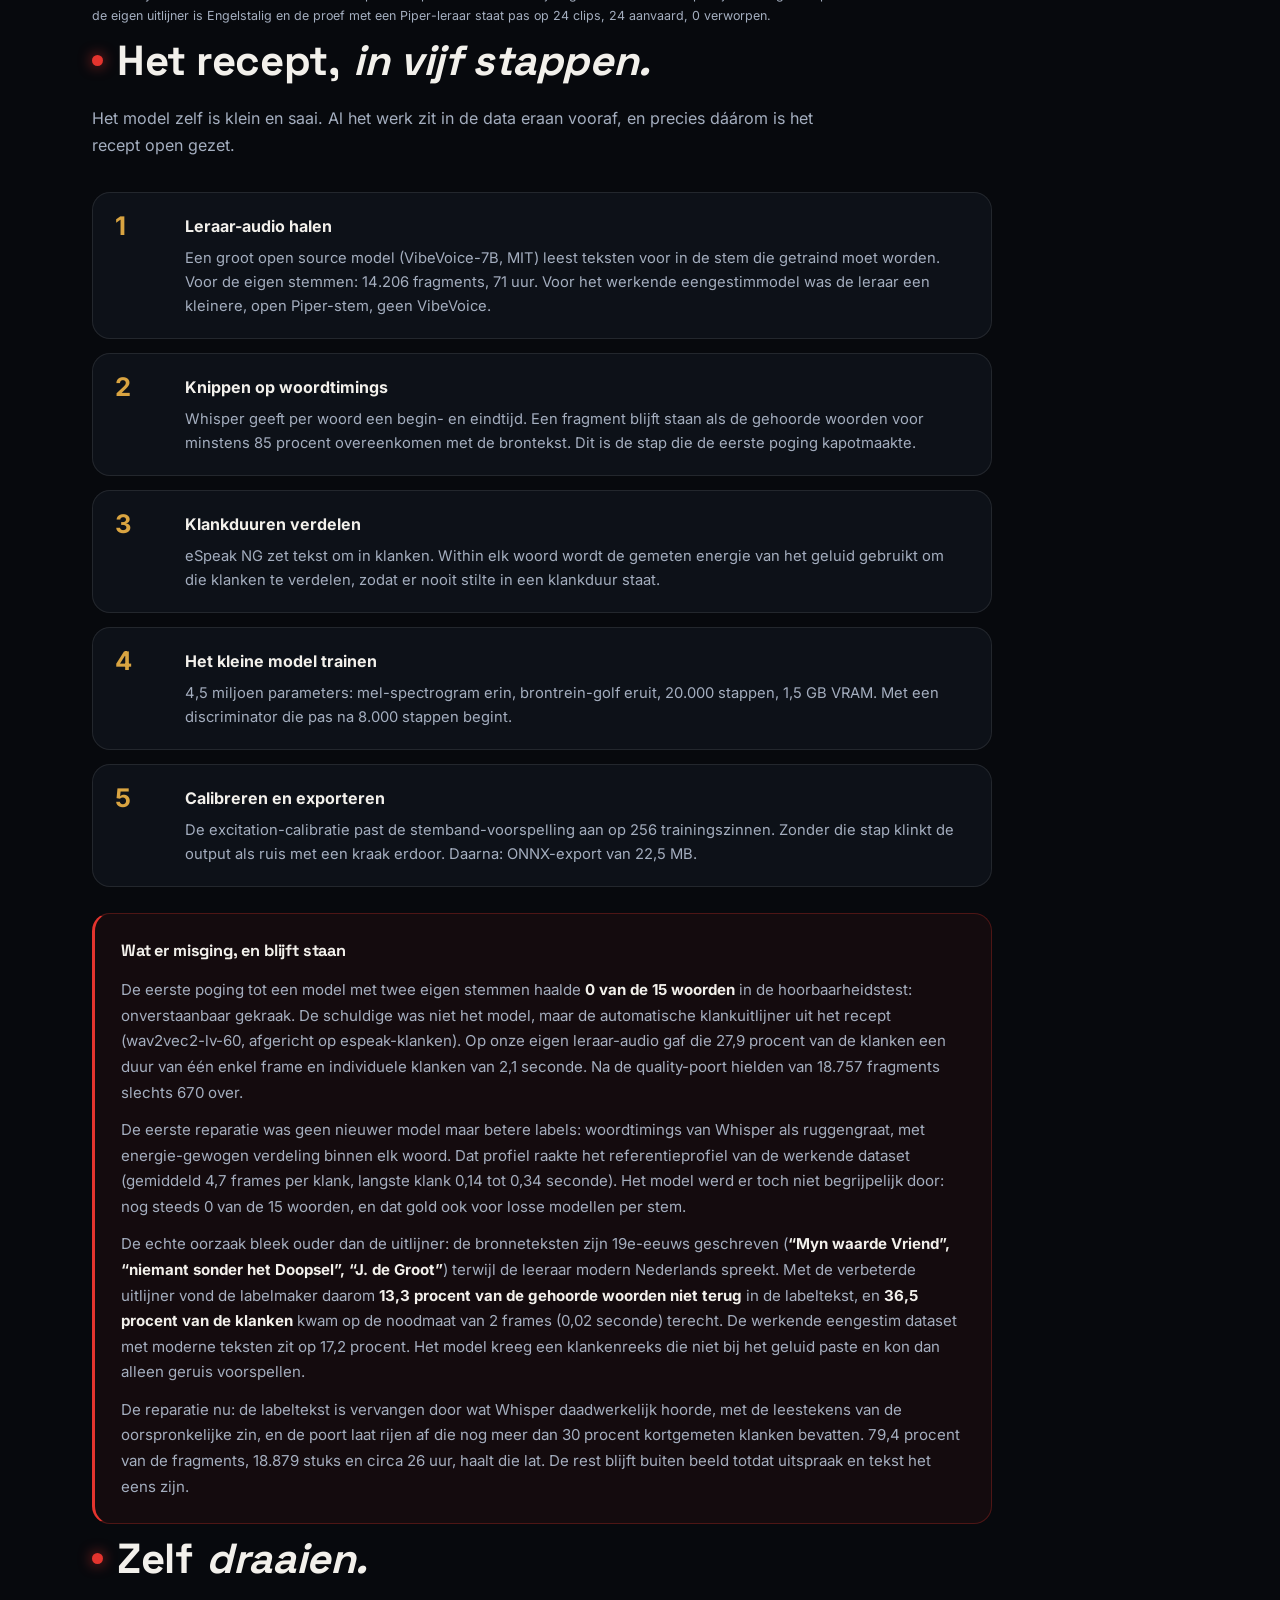
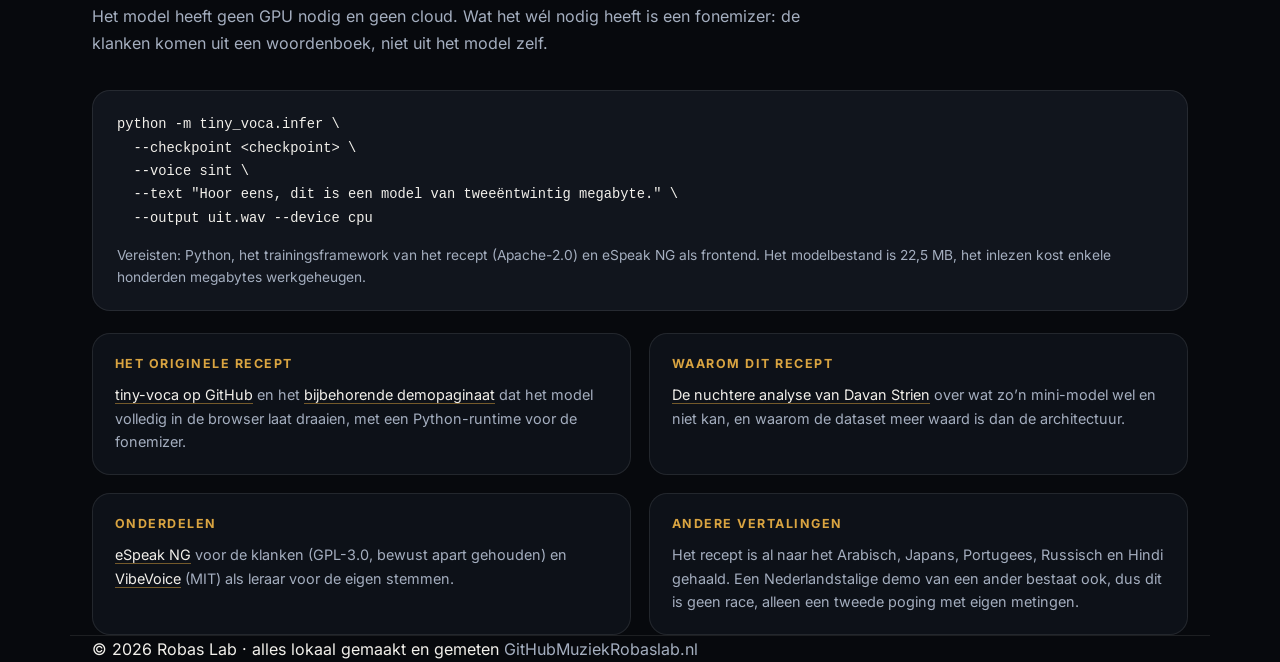
<file: tts/index.html>
<!DOCTYPE html>
<html lang="nl">
<head>
<meta charset="utf-8">
<meta name="viewport" content="width=device-width,initial-scale=1">
<title>Nederlandse TTS van 22,5 MB: samples, meetwaarden en het recept | Robas Lab</title>
<meta name="description" content="Een Nederlandstalige mini-TTS van 4,5 miljoen parameters, gebouwd naar het open recept van tiny-voca. Samples, eigen meetwaarden, het mislukte experiment en hoe je het zelf draait.">
<link rel="preload" href="/assets/fonts/inter-var.woff2" as="font" type="font/woff2" crossorigin>
<link rel="preload" href="/assets/fonts/space-grotesk-var.woff2" as="font" type="font/woff2" crossorigin>
<link rel="stylesheet" href="/assets/app.css">
<link rel="stylesheet" href="/assets/tts.css">
<link rel="canonical" href="https://robaslab.nl/tts/">
<meta property="og:title" content="Nederlandse TTS van 21 megabyte">
<meta property="og:description" content="4,5 miljoen parameters, 9,5 uur Nederlandse audio, samples en meetwaarden.">
<meta property="og:type" content="website">
<meta property="og:url" content="https://robaslab.nl/tts/">
<link rel="icon" href="data:image/svg+xml,<svg xmlns='http://www.w3.org/2000/svg' viewBox='0 0 32 32'><rect width='32' height='32' rx='7' fill='%23171512'/><path d='M8 13v6M12 9v14M16 12v8M20 7v18M24 13v6' stroke='%23f4efe6' stroke-width='2.4' stroke-linecap='round'/></svg>">
<noscript><style>.rv{opacity:1!important;transform:none!important}</style></noscript>
</head>
<body>
<header><div class="wrap"><nav>
  <a class="brand" href="/">ROB<b>AS</b> LAB<span class="dot"></span></a>
  <span class="links">
    <a href="#live">Live demo</a><a href="#luisteren">Luisteren</a><a href="#meten">Meetwaarden</a><a href="#recept">Recept</a><a href="#zelf">Zelf draaien</a>
  </span>
  <a class="btn ghost" style="padding:8px 14px" href="/">Terug naar de site →</a>
</nav></div></header>

<section class="thero wrap">
  <span class="kicker rv">Stem · TTS · 4,5 miljoen parameters<span class="dot"></span></span>
  <h1 class="rv" data-d="1">Nederlandse stemmen van <em>22,5 megabyte.</em></h1>
  <p class="lead rv" data-d="2">tiny-voca is een open recept voor spraakmakers: 4,5 miljoen parameters, 22,5 MB modelbestand, code en traindata onder Apache-2.0. Hier is dat recept opgebouwd voor het Nederlands, met eigen Nederlandstalige audio en een meetbank die nagaat of een onafhankelijke luisteraar de output echt verstaat. De samples, de cijfers en het experiment dat eerst volledig door de mist vloog staan hieronder.</p>
  <div class="cta rv" data-d="3">
    <a class="btn gold" href="#live">Live: typ en luister ↓</a>
    <a class="btn ghost" href="#meten">Naar de meetwaarden →</a>
  </div>
  <div class="waveband rv" data-d="4" aria-hidden="true"></div>
</section>

<!-- ══ LIVE DEMO ══ -->
<section id="live" class="wrap">
  <div class="sec-head">
    <h2 class="rv">Live: <em>typ en luister, het model blijft in je browser.</em></h2>
    <p class="rv" data-d="1">Er gaat niets naar een server: je tekst wordt uitgesproken door het 22,5 MB grote model op je eigen apparaat. Bij het eerste bezoek laadt 35,2 MB mee: 22,5 MB model, 11,3 MB rekengereedschap en 1,4 MB uitspraakwoordenboek. Daarna doet je eigen apparaat het werk, offline. Gemeten in deze browser: 5,1 seconde spraak in 0,19 seconde rekenen; twee metingen lagen op 21 tot 26x realtime op één CPU-thread. Het model praat met de Nederlandse stem Alex. De tweede eigen stem die ik probeerde is niet begrijpelijk geworden; de meetwaarden daarvan staan bij het mislukte experiment.</p>
  </div>
  <div class="tdemo rv" data-d="2">
    <div class="texrow">
      <label for="text">Tekst</label>
      <span class="exchips">
        <a href="#text" data-example="Ik was toen nog niet in de wereld. Zou je dan telkens op willen blijven?">Korte vraag</a>
        <a href="#text" data-example="De computer staat in de hoek van de kamer en doet alles zelf: geen cloud, geen abonnement, geen wachtrij.">Langere zin</a>
        <a href="#text" data-example="Op dinsdag 27 november begint de training om half twaalf en duurt ongeveer vijfenzestig minuten.">Getallen</a>
        <a href="#text" data-example="Morgen fietsen we langs de rivier naar de markt. Daar kopen we wat vers fruit en drinken we gezellig een kopje koffie.">Vertelling</a>
      </span>
    </div>
    <textarea id="text" rows="4" maxlength="5000" spellcheck="false">De trein naar Utrecht vertrekt over vijf minuten. Zorg dat je op tijd instapt en vergeet je spullen niet mee te nemen.</textarea>
    <div class="tctl">
      <label class="spd">Spreeksnelheid <input id="speed" type="number" min="0.25" max="4" step="0.05" value="1"></label>
      <button id="play" class="btn gold" disabled>Voorlezen</button>
      <button id="stop" class="btn ghost" disabled>Stop</button>
      <button id="save" class="btn ghost" disabled>WAV opslaan</button>
      <span id="loading" class="tload" role="status">Model laden in je browser <span id="spinner" aria-hidden="true">/</span></span>
    </div>
    <p id="error" class="terr" role="alert" hidden></p>
    <details class="tphones-wrap">
      <summary>Zie de klanken die het model krijgt</summary>
      <pre id="phones" class="tphones"></pre>
    </details>
    <p class="mnote">De speelcode komt uit <a href="https://github.com/n4ze3m/tiny-voca" target="_blank" rel="noopener">tiny-voca</a> (Apache-2.0), het uitspraakwoordenboek is <a href="https://github.com/espeak-ng/espeak-ng" target="_blank" rel="noopener">eSpeak NG</a> (GPL-3.0) naar WebAssembly gecompileerd. De licentieteksten en de eSpeak-bron staan naast de bundle, de modelgewichten zijn van deze machine. De browserketen is nagerekend met de verificatiestap van het recept: de WASM-klanken zijn identiek aan die van de desktop-eSpeak (zes testteksten, klank-id's en klemtoon), en het ONNX-model wijkt 0,02 tot 0,09 procent af van PyTorch. Het modelbestand op deze pagina is byte voor byte identiek aan de export van het 20.000-stappenmodel dat nu op deze machine staat, gecontroleerd op 28 november 2026.</p>
  </div>
</section>

<!-- ══ LUISTEREN ══ -->
<section id="luisteren" class="wrap">
  <div class="sec-head">
    <h2 class="rv">Luisteren: <em>eerste model, echte metingen.</em></h2>
    <p class="rv" data-d="1">Elke clip is uit tekst gesproken, er is niets nagesynchroniseerd. Onder elke clip staat hoeveel woorden Whisper large-v3 (Nederlands) fout hoorde. Het sprekende model hoort zichzelf daarbij niet.</p>
  </div>
  <div class="tgrid">
    <article class="tcard rv" data-d="1">
      <h3>Korte vraag</h3>
      <p class="tsay">“Ik was toen nog niet in de wereld. Zou je dan telkens op willen blijven?”</p>
      <audio controls preload="none" src="/media/tts/alex1.m4a"></audio>
      <p class="tverdict ok">0 van 15 woorden fout<span>3,1 seconde spraak</span></p>
    </article>
    <article class="tcard rv" data-d="2">
      <h3>Datum, tijd en getallen</h3>
      <p class="tsay">“Op dinsdag 27 november 2026 begint de training om half twaalf en duurt ongeveer vijfenzestig minuten.”</p>
      <audio controls preload="none" src="/media/tts/alex2.m4a"></audio>
      <p class="tverdict mid">14 van 16 woorden teruggehoord<span>Whisper schrijft “half 12” en “65 minuten” als cijfers, dus twee woorden tellen mee als fout terwijl de uitspraak klopt</span></p>
    </article>
    <article class="tcard rv" data-d="3">
      <h3>Opsomming met komma’s</h3>
      <p class="tsay">“De computer staat in de hoek van de kamer en doet alles zelf: geen cloud, geen abonnement, geen wachtrij.”</p>
      <audio controls preload="none" src="/media/tts/alex3.m4a"></audio>
      <p class="tverdict ok">0 van 19 woorden fout<span>5,0 seconde spraak</span></p>
    </article>
    <aside class="tspec rv" data-d="4">
      <h3>Wat er in het model zit</h3>
      <dl>
        <dt>Parameters</dt><dd>4.537.675</dd>
        <dt>Modelbestand</dt><dd>22,5 MB (ONNX, float32)</dd>
        <dt>Geluid</dt><dd>24 kHz, mono</dd>
        <dt>Traindata</dt><dd>15.985 uitspraken, 9,5 uur Nederlands, uitgesproken door de open Piper-stem Alex</dd>
        <dt>Training</dt><dd>20.000 stappen, 1,5 GB VRAM piek op RTX 5090</dd>
        <dt>Inference</dt><dd>4,98 s spraak in 4,33 s op CPU (27 november), 5,48 s spraak in 6,14 s op CPU terwijl de box andere taken draaide (28 november), 680 MB werkgeheugen</dd>
        <dt>Stemmen</dt><dd>1 (Alex, de Piper-stem die als leraar diende)</dd>
        <dt>Keuring</dt><dd>182 van 194 woorden goed op twaalf vaste testzinnen (93,8 procent, Whisper large-v3, 28 november)</dd>
        <dt>Licenties</dt><dd>code Apache-2.0, eSpeak NG Apartgehouden onder GPL-3.0</dd>
      </dl>
      <p class="mnote">Gemeten op eigen machine (RTX 5090, 24 cores), 27 november 2026. De CPU-meting is genomen terwijl de box verder belast was, dus 4,33 seconde is een bovenkant. De trainingsaudio is de stem Alex uit <a href="https://huggingface.co/rhasspy/piper-voices" target="_blank" rel="noopener">Piper Voices</a>, door die stem zelf uitgesproken; de teksten komen uit OHF-Voice Alex-transcripties, Common Voice (nl) en eigen zinnen, zoals het <a href="https://github.com/tetsuo/tiny-voca-nl" target="_blank" rel="noopener">Nederlandse recept</a> zelf beschrijft.</p>
    </aside>
    <article class="tcard tnext rv" data-d="5">
      <h3>Twee eigen stemmen <span class="tstat">vastgelopen op het materiaal</span></h3>
      <p class="tsay">Sinterklaas en mijn eigen stem, elk door VibeVoice-7B uit dezelfde zinnen voortgebracht, 25.082 fragments van samen 34,9 uur. De standaardmaat is nu keuring12: twaalf vaste testzinnen, voorgelezen door Whisper large-v3 met vaste seeds; de eerdere meting aan één zin van veertien woorden bleek te klein om conclusies aan te hangen. Stand 28 november: mijn eigen stem 66 van 194 woorden goed (34 procent), Sinterklaas 60 van 196 (31 procent, met geijkte excitatie). De variant met herbouwd pauzemateriaal haalt voor mijn stem 67 van 182 (37 procent) in 2,3 woorden per seconde met circa 3 interne pauzes per clip, het meest rustige tempo tot nu toe. Het grootste losse effect is aantal stappen: Sinterklaas ging van 8 woorden bij 20.000 stappen via 45 bij 80.000 naar 60 bij 128.000, nog steeds stijgende.</p>
      <p class="tverdict mid">rond 30 tot 37 procent van de woorden goed<span>Met dezelfde judge en dezelfde zinnen gemeten, dus onderling vergelijkbaar. Fijn-tunen repareert een zwakke kloon niet, dus de volgorde blijft: eerst schoon lesmateriaal, waarschijnlijk echte opnames van mijn eigen stem, dan pas weer trainen. De eerste poging door de automatisch uitgelijnde dataset haalde 0 van 15 woorden en staat hieronder bij het mislukte experiment.</span></p>
    </article>
  </div>
</section>

<!-- ══ MEETWAARDEN ══ -->
<section id="meten" class="wrap">
  <div class="sec-head">
    <h2 class="rv">Meetwaarden: <em>eigen cijfers, naast die van het origineel.</em></h2>
    <p class="rv" data-d="1">De judge is Whisper large-v3 met een woord-vergelijking op normale tekst. Dezelfde judge legt ook de originele opnames naast het gegenereerde geluid, zodat te zien is welk deel van de fout in het luisteren zit en welk deel in het model.</p>
  </div>
  <div class="ttable rv" data-d="1">
    <div class="trow thead"><span>Meting</span><span>ons Nederlandstalige model</span><span>n4ze3m tiny-voca (hun opgave)</span></div>
    <div class="trow"><span>Parameters</span><span>4.537.675</span><span>4.537.291</span></div>
    <div class="trow"><span>Modelbestand</span><span>22,5 MB ONNX, float32</span><span>21,4 MB ONNX, float32</span></div>
    <div class="trow"><span>Geluid</span><span>24 kHz mono</span><span>24 kHz mono</span></div>
    <div class="trow"><span>Traindata</span><span>9,5 uur Nederlands, 15.985 uitspraken, synthetisch uit de Piper-stem Alex</span><span>17,6 uur Engels, synthetisch</span></div>
    <div class="trow"><span>Stemmen</span><span>1</span><span>2 (F2 en M2, Amerikaans-Engels)</span></div>
    <div class="trow"><span>Woordfouten, achtergehouden testzinnen</span><span>2,1% (echte opnames van een andere spreker: 7,1% onder dezelfde judge)</span><span>geen Nederlandstalige meting</span></div>
    <div class="trow"><span>Woordfouten, zinnen die het model nooit zag</span><span>20,3% over 8 clips</span><span>geen opgave</span></div>
    <div class="trow"><span>Tempo: verhouding t.o.v. de bron</span><span>0,998</span><span>geen opgave</span></div>
    <div class="trow"><span>Toonhoogte-spreiding</span><span>3,92 halve tonen (bron: 3,93)</span><span>geen opgave</span></div>
    <div class="trow"><span>Tempo terwijl het praat</span><span>3,13 woorden per seconde, met 3 binnenpauzes in 13 woorden (gemeten 28 november)</span><span>geen opgave</span></div>
    <div class="trow"><span>Draaien</span><span>4,33 s muurkloktijd voor 4,98 s spraak op CPU; in de browser 26x realtime (gemeten, WASM, één thread)</span><span>helemaal in de browser, ~40 MB download bij eerste bezoek</span></div>
    <div class="trow"><span>Licentie</span><span>Apache-2.0 code, opnames onder de licentie van de gebruikte stem</span><span>Apache-2.0 code en gewichten</span></div>
  </div>
  <p class="mnote rv" data-d="2">Waarom de echte opnames hier slechter scoren dan het model: de judge luistert naar gecomprimeerd studio-materiaal met ademhaling en omgevingsruis. Een model dat schone 24 kHz-golven uitspreekt wordt daardoor makkelijker verstaan dan de opname zelf. Dat is geen bewijs van superioriteit, wel een eerlijke nulmeting.</p>
  <h3 class="rv" data-d="2" style="margin-top:30px">Drie stemmen naast elkaar, <em>28 november gemeten.</em></h3>
  <div class="ttable rv" data-d="3">
    <div class="trow thead"><span>Stem en model</span><span>Grootte en processor</span><span>Verstaanbaarheid en ritme</span></div>
    <div class="trow"><span>Alex, ons eigen model van 4.537.675 parameters</span><span>22,5 MB ONNX, 0,9x realtime op een box met andere taken draaiend</span><span>182 van 194 woorden goed (93,8%), 3,13 woorden per seconde pratend, 3 pauzes in 13 woorden</span></div>
    <div class="trow"><span>noor, Canora Dutch, ontworpen stem</span><span>115 MB, 4,6x realtime</span><span>215 van 219 woorden goed (98,2%), 2,96 woorden per seconde pratend, 2 pauzes</span></div>
    <div class="trow"><span>daan, Canora Dutch, ontworpen stem</span><span>115 MB, 8,0x realtime</span><span>217 van 219 woorden goed (99,1%), 2,70 woorden per seconde pratend, 4 pauzes</span></div>
  </div>
  <p class="mnote rv" data-d="4">Canora is niet ons model maar de maatstaf: ontworpen Nederlandse stemmen onder Apache-2.0, vijf keer zo groot, met een Kokoro-ruggengraat. Het verschil zit in de les en niet in de architectuur: dezelfde architectuur van 4,5 miljoen parameters haalt 93,8 procent op schone synthetische lessen en rond 30 tot 37 procent op kloonlessen van mijn eigen stem. Canora-clips zijn hier nog niet opnieuw te labelen: de eigen uitlijner is Engelstalig en de proef met een Piper-leraar staat pas op 24 clips, 24 aanvaard, 0 verworpen.</p>
</section>

<!-- ══ RECEPT ══ -->
<section id="recept" class="wrap">
  <div class="sec-head">
    <h2 class="rv">Het recept, <em>in vijf stappen.</em></h2>
    <p class="rv" data-d="1">Het model zelf is klein en saai. Al het werk zit in de data eraan vooraf, en precies dáárom is het recept open gezet.</p>
  </div>
  <div class="tsteps rv" data-d="1">
    <div class="tstep"><b>1</b><div><h4>Leraar-audio halen</h4><p>Een groot open source model (VibeVoice-7B, MIT) leest teksten voor in de stem die getraind moet worden. Voor de eigen stemmen: 14.206 fragments, 71 uur. Voor het werkende eengestimmodel was de leraar een kleinere, open Piper-stem, geen VibeVoice.</p></div></div>
    <div class="tstep"><b>2</b><div><h4>Knippen op woordtimings</h4><p>Whisper geeft per woord een begin- en eindtijd. Een fragment blijft staan als de gehoorde woorden voor minstens 85 procent overeenkomen met de brontekst. Dit is de stap die de eerste poging kapotmaakte.</p></div></div>
    <div class="tstep"><b>3</b><div><h4>Klankduuren verdelen</h4><p>eSpeak NG zet tekst om in klanken. Within elk woord wordt de gemeten energie van het geluid gebruikt om die klanken te verdelen, zodat er nooit stilte in een klankduur staat.</p></div></div>
    <div class="tstep"><b>4</b><div><h4>Het kleine model trainen</h4><p>4,5 miljoen parameters: mel-spectrogram erin, brontrein-golf eruit, 20.000 stappen, 1,5 GB VRAM. Met een discriminator die pas na 8.000 stappen begint.</p></div></div>
    <div class="tstep"><b>5</b><div><h4>Calibreren en exporteren</h4><p>De excitation-calibratie past de stemband-voorspelling aan op 256 trainingszinnen. Zonder die stap klinkt de output als ruis met een kraak erdoor. Daarna: ONNX-export van 22,5 MB.</p></div></div>
  </div>
  <div class="tfail rv" data-d="2">
    <h3>Wat er misging, en blijft staan</h3>
    <p>De eerste poging tot een model met twee eigen stemmen haalde <b>0 van de 15 woorden</b> in de hoorbaarheidstest: onverstaanbaar gekraak. De schuldige was niet het model, maar de automatische klankuitlijner uit het recept (wav2vec2-lv-60, afgericht op espeak-klanken). Op onze eigen leraar-audio gaf die 27,9 procent van de klanken een duur van één enkel frame en individuele klanken van 2,1 seconde. Na de quality-poort hielden van 18.757 fragments slechts 670 over.</p>
    <p>De eerste reparatie was geen nieuwer model maar betere labels: woordtimings van Whisper als ruggengraat, met energie-gewogen verdeling binnen elk woord. Dat profiel raakte het referentieprofiel van de werkende dataset (gemiddeld 4,7 frames per klank, langste klank 0,14 tot 0,34 seconde). Het model werd er toch niet begrijpelijk door: nog steeds 0 van de 15 woorden, en dat gold ook voor losse modellen per stem.</p>
    <p>De echte oorzaak bleek ouder dan de uitlijner: de bronneteksten zijn 19e-eeuws geschreven (<b>“Myn waarde Vriend”, “niemant sonder het Doopsel”, “J. de Groot”</b>) terwijl de leeraar modern Nederlands spreekt. Met de verbeterde uitlijner vond de labelmaker daarom <b>13,3 procent van de gehoorde woorden niet terug</b> in de labeltekst, en <b>36,5 procent van de klanken</b> kwam op de noodmaat van 2 frames (0,02 seconde) terecht. De werkende eengestim dataset met moderne teksten zit op 17,2 procent. Het model kreeg een klankenreeks die niet bij het geluid paste en kon dan alleen geruis voorspellen.</p>
    <p>De reparatie nu: de labeltekst is vervangen door wat Whisper daadwerkelijk hoorde, met de leestekens van de oorspronkelijke zin, en de poort laat rijen af die nog meer dan 30 procent kortgemeten klanken bevatten. 79,4 procent van de fragments, 18.879 stuks en circa 26 uur, haalt die lat. De rest blijft buiten beeld totdat uitspraak en tekst het eens zijn.</p>
  </div>
</section>

<!-- ══ ZELF DRAAIEN ══ -->
<section id="zelf" class="wrap">
  <div class="sec-head">
    <h2 class="rv">Zelf <em>draaien.</em></h2>
    <p class="rv" data-d="1">Het model heeft geen GPU nodig en geen cloud. Wat het wél nodig heeft is een fonemizer: de klanken komen uit een woordenboek, niet uit het model zelf.</p>
  </div>
  <div class="trun rv" data-d="1">
    <pre><code>python -m tiny_voca.infer \
  --checkpoint &lt;checkpoint&gt; \
  --voice sint \
  --text "Hoor eens, dit is een model van tweeëntwintig megabyte." \
  --output uit.wav --device cpu</code></pre>
    <p class="tdeps">Vereisten: Python, het trainingsframework van het recept (Apache-2.0) en eSpeak NG als frontend. Het modelbestand is 22,5 MB, het inlezen kost enkele honderden megabytes werkgeheugen.</p>
  </div>
  <div class="tlinks rv" data-d="2">
    <div class="tlink"><h4>Het originele recept</h4><p><a href="https://github.com/n4ze3m/tiny-voca" target="_blank" rel="noopener">tiny-voca op GitHub</a> en het <a href="https://tiny-voca.n4ze3m.com/" target="_blank" rel="noopener">bijbehorende demopaginaat</a> dat het model volledig in de browser laat draaien, met een Python-runtime voor de fonemizer.</p></div>
    <div class="tlink"><h4>Waarom dit recept</h4><p><a href="https://github.com/davanstrien/jobs-recipes/tree/main/tiny-voca" target="_blank" rel="noopener">De nuchtere analyse van Davan Strien</a> over wat zo’n mini-model wel en niet kan, en waarom de dataset meer waard is dan de architectuur.</p></div>
    <div class="tlink"><h4>Onderdelen</h4><p><a href="https://github.com/espeak-ng/espeak-ng" target="_blank" rel="noopener">eSpeak NG</a> voor de klanken (GPL-3.0, bewust apart gehouden) en <a href="https://github.com/microsoft/VibeVoice" target="_blank" rel="noopener">VibeVoice</a> (MIT) als leraar voor de eigen stemmen.</p></div>
    <div class="tlink"><h4>Andere vertalingen</h4><p>Het recept is al naar het Arabisch, Japans, Portugees, Russisch en Hindi gehaald. Een Nederlandstalige demo van een ander bestaat ook, dus dit is geen race, alleen een tweede poging met eigen metingen.</p></div>
  </div>
</section>

<footer class="wrap"><div class="frow">
  <span>© 2026 Robas Lab · alles lokaal gemaakt en gemeten</span>
  <span class="fsocials"><a href="https://github.com/RobertDingenouts" target="_blank" rel="noopener">GitHub</a><a href="/muziek/">Muziek</a><a href="/">Robaslab.nl</a></span>
</div></footer>

<script src="/assets/tts.js" defer></script>
<script src="player.js" defer></script>
<script type="module" src="app.mjs"></script>
</body>
</html>
</file>
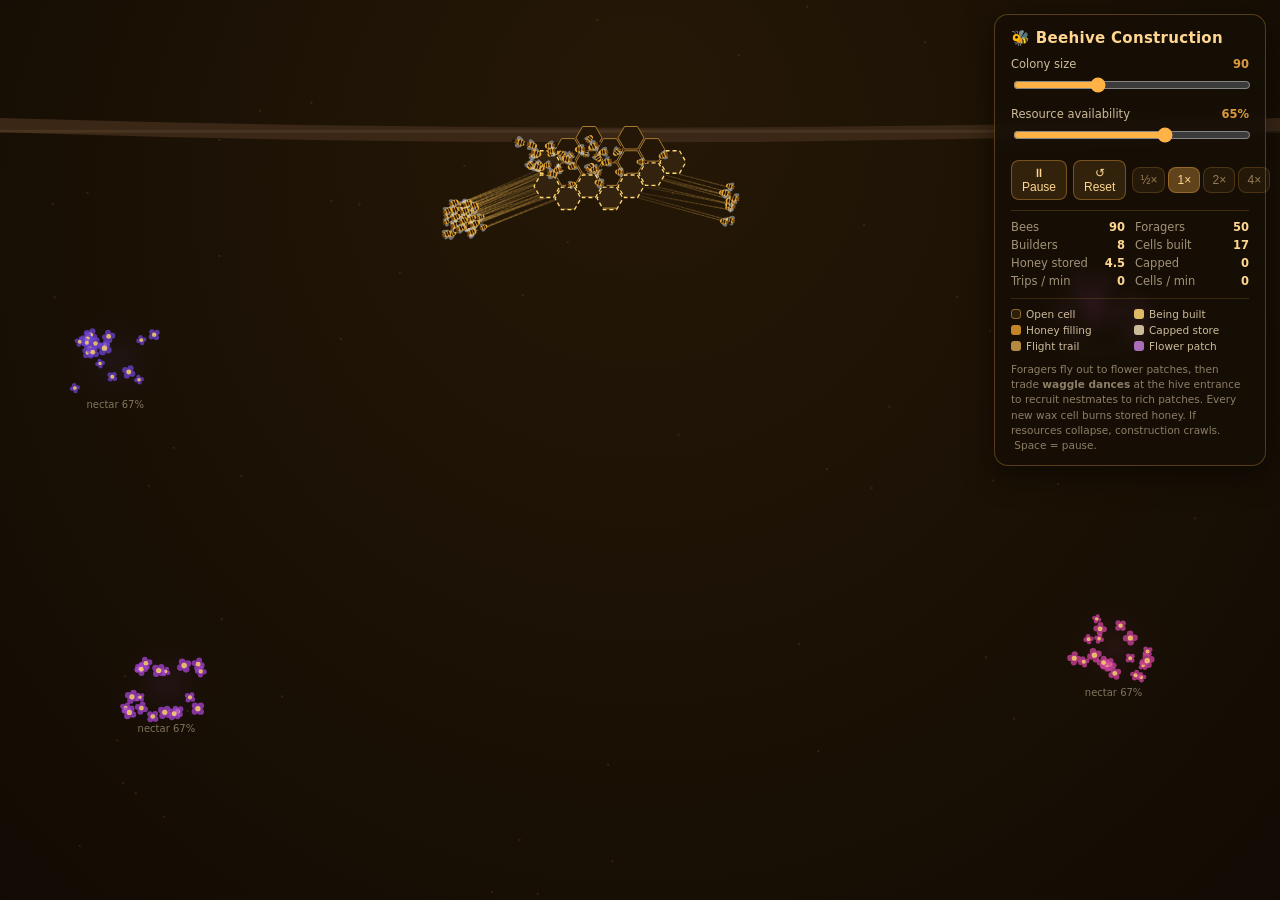
<file: apps/beehive.html>
<!DOCTYPE html>
<html lang="en">
<head>
<meta charset="utf-8">
<meta name="viewport" content="width=device-width, initial-scale=1">
<title>Beehive Construction: Live Simulation</title>
<style>
  :root{ --amber:#ffb347; --ink:#ecd9b4; }
  *{ box-sizing:border-box; }
  html,body{ margin:0; height:100%; overflow:hidden; background:#0a0603;
    font-family: ui-sans-serif, system-ui, "Segoe UI", Roboto, sans-serif; }
  #world{ position:fixed; inset:0; display:block; }

  #panel{
    position:fixed; top:14px; right:14px; width:272px; z-index:10;
    background:rgba(22,15,7,.84); backdrop-filter: blur(8px);
    border:1px solid rgba(255,179,71,.28); border-radius:14px;
    padding:14px 16px 12px; color:var(--ink);
    box-shadow:0 8px 30px rgba(0,0,0,.5);
    user-select:none;
  }
  #panel h1{ font-size:15px; margin:0 0 10px; letter-spacing:.3px; color:#ffd690; font-weight:600; }
  .row{ margin:9px 0 4px; }
  .row label{ display:flex; justify-content:space-between; font-size:11.5px; opacity:.85; margin-bottom:3px; }
  .row label b{ color:var(--amber); font-weight:600; }
  input[type=range]{ width:100%; accent-color:var(--amber); height:18px; cursor:pointer; }

  .btns{ display:flex; gap:6px; align-items:center; margin:12px 0 4px; }
  .btns button{
    background:rgba(255,179,71,.12); color:#ffd690; border:1px solid rgba(255,179,71,.35);
    border-radius:8px; padding:5px 10px; font-size:12px; cursor:pointer; transition:background .15s;
  }
  .btns button:hover{ background:rgba(255,179,71,.25); }
  .speed{ margin-left:auto; display:flex; gap:3px; }
  .speed button{ padding:5px 7px; min-width:32px; opacity:.55; }
  .speed button.on{ opacity:1; background:rgba(255,179,71,.32); }

  #stats{ display:grid; grid-template-columns:1fr 1fr; gap:4px 10px; margin-top:10px;
    border-top:1px solid rgba(255,179,71,.18); padding-top:9px; font-size:11.5px; }
  #stats div{ display:flex; justify-content:space-between; }
  #stats span{ opacity:.65; }
  #stats b{ color:#ffd690; font-weight:600; font-variant-numeric:tabular-nums; }

  #legend{ margin-top:10px; border-top:1px solid rgba(255,179,71,.18); padding-top:9px;
    display:grid; grid-template-columns:1fr 1fr; gap:4px 8px; font-size:10.5px; opacity:.85; }
  #legend i{ display:inline-block; width:10px; height:10px; border-radius:3px; margin-right:5px; vertical-align:-1px; }

  .hint{ font-size:10.5px; line-height:1.45; opacity:.55; margin:10px 0 0; }
  @media (max-width:980px){ #panel{ width:238px; } }
</style>
</head>
<body>
<canvas id="world"></canvas>

<div id="panel">
  <h1>🐝 Beehive Construction</h1>

  <div class="row">
    <label>Colony size <b id="vPop">90</b></label>
    <input id="pop" type="range" min="10" max="240" step="1" value="90">
  </div>
  <div class="row">
    <label>Resource availability <b id="vRes">65%</b></label>
    <input id="res" type="range" min="0" max="100" step="1" value="65">
  </div>

  <div class="btns">
    <button id="pause">⏸ Pause</button>
    <button id="reset">↺ Reset</button>
    <span class="speed">
      <button data-s="0.5">½×</button><button data-s="1" class="on">1×</button><button data-s="2">2×</button><button data-s="4">4×</button>
    </span>
  </div>

  <div id="stats">
    <div><span>Bees</span><b id="sPop">–</b></div>
    <div><span>Foragers</span><b id="sFor">–</b></div>
    <div><span>Builders</span><b id="sBld">–</b></div>
    <div><span>Cells built</span><b id="sCells">–</b></div>
    <div><span>Honey stored</span><b id="sHoney">–</b></div>
    <div><span>Capped</span><b id="sCap">–</b></div>
    <div><span>Trips / min</span><b id="sTrips">–</b></div>
    <div><span>Cells / min</span><b id="sGrw">–</b></div>
  </div>

  <div id="legend">
    <div><i style="background:#33230e; border:1px solid #a87b30"></i>Open cell</div>
    <div><i style="background:#ffd875"></i>Being built</div>
    <div><i style="background:#e09a2e"></i>Honey filling</div>
    <div><i style="background:#ead9b1"></i>Capped store</div>
    <div><i style="background:rgba(255,196,92,.8)"></i>Flight trail</div>
    <div><i style="background:#c07fd8"></i>Flower patch</div>
  </div>

  <p class="hint">Foragers fly out to flower patches, then trade <b>waggle dances</b> at the hive entrance to recruit nestmates to rich patches. Every new wax cell burns stored honey. If resources collapse, construction crawls. &nbsp;Space = pause.</p>
</div>

<script>
(() => {
'use strict';
/* ============================ helpers ============================ */
const SQ3 = Math.sqrt(3), PI = Math.PI, TAU = PI * 2;
const $ = id => document.getElementById(id);
const rand = (a, b) => a + Math.random() * (b - a);
const clamp = (v, a, b) => v < a ? a : v > b ? b : v;

const canvas = $('world'), ctx = canvas.getContext('2d');
const trail = document.createElement('canvas'), tctx = trail.getContext('2d');

let W = innerWidth, H = innerHeight, DPR = Math.min(2, devicePixelRatio || 1);
const origin = { x: W / 2, y: H * 0.18 };   // anchor where comb hangs from branch
let S = 13;                                    // hex radius (px)

function resize(){
  W = innerWidth; H = innerHeight;
  DPR = Math.min(2, devicePixelRatio || 1);
  for (const c of [canvas, trail]) { c.width = W * DPR; c.height = H * DPR; }
  canvas.style.width = trail.style.width = W + 'px';
  canvas.style.height = trail.style.height = H + 'px';
  ctx.setTransform(DPR, 0, 0, DPR, 0, 0);
  tctx.setTransform(DPR, 0, 0, DPR, 0, 0);
  S = clamp(Math.round(H / 58), 9, 14);
  origin.x = W >= 980 ? Math.round(W * 0.46) : Math.round(W / 2);
  origin.y = Math.round(H * 0.18);
  positionPatches();
}
addEventListener('resize', () => {
  resize();
  if (!cells) return;
  // bees left far offscreen by a big viewport change get ferried home
  for (const b of bees){
    if (b.leaving) continue;
    if (b.x < -S || b.y < -S || b.x > W + S || b.y > H + S){
      b.x = entrance.x + rand(-40, 40); b.y = entrance.y + rand(-20, 30);
      b.vx = b.vy = 0; b.depCell = null;
    }
  }
});

/* flat-top hexagon math (axial coords) */
const key = (q, r) => q + ',' + r;
const NBR = [[1,0],[1,-1],[0,-1],[-1,0],[-1,1],[0,1]];
const ax = (q, r) => ({ x: origin.x + S * 1.5 * q, y: origin.y + S * SQ3 * (r + q * 0.5) });
function hexPath(cx, cy, s){
  ctx.beginPath();
  for (let i = 0; i < 6; i++){
    const a = PI / 3 * i, x = cx + s * Math.cos(a), y = cy + s * Math.sin(a);
    i ? ctx.lineTo(x, y) : ctx.moveTo(x, y);
  }
  ctx.closePath();
}
function inBounds(x, y){
  const right = W - (W >= 980 ? 302 : 46);
  return x > 26 + S && x < right && y >= origin.y - S * 0.6 && y < H - 52;
}

/* ============================ world state ============================ */
const CELL_COST = 0.35;     // honey burned to finish one wax cell
const BUILD_RATE = 0.16;    // progress/sec for an average builder
const POP = $('pop'), RES = $('res');
const resLevel = () => RES.value / 100;

let cells, frontier, openCells, fullCells, cappedCells, bees, patches, sample;
let time, cappedN, tripsWindow, tripsMin, winT, growthWindow, growthPerMin;
let entrance = { x: 0, y: 0 }, honeyTotal = 0;
let schedT = 0, running = true, timeScale = 1;
const dust = [];

function positionPatches(){
  if (!patches) return;
  for (const p of patches){
    p.x = p.fx * W; p.y = p.fy * H;
    if (!p.flowers.length){
      for (let i = 0; i < 26; i++)
        p.flowers.push({ dx: rand(-42, 42), dy: rand(-30, 34), ang: rand(0, TAU), r: rand(3.4, 5.4) });
    }
  }
}
function makePatches(){
  patches = [
    { fx: 0.13, fy: 0.76, hue: 282 },
    { fx: 0.87, fy: 0.72, hue: 322 },
    { fx: 0.09, fy: 0.40, hue: 258 },
    { fx: 0.86, fy: 0.34, hue: 300 },
  ].map(p => ({ ...p, x: 0, y: 0, cap: 50, amount: 50 * Math.max(0.15, resLevel()), flowers: [] }));
  positionPatches();
}

function newBee(){
  const c = ax(0, 0);
  return { x: c.x + rand(-24, 24), y: c.y + rand(-8, 26), vx: 0, vy: 0, px: c.x, py: c.y,
    dir: 0, size: rand(0.85, 1.2), ph: rand(0, TAU), wph: rand(0, TAU),
    role: 'nurse', state: 'wander', t: rand(0, 2), recT: 0, load: 0,
    patch: null, cell: null, tx: 0, ty: 0, alpha: 0, leaving: false, dead: false };
}

function seed(){
  cells = new Map(); frontier = new Map(); openCells = new Map(); fullCells = []; cappedCells = [];
  bees = []; sample = [];
  time = 0; cappedN = 0; tripsWindow = 0; tripsMin = 0; winT = 0;
  growthWindow = 0; growthPerMin = 0; schedT = 0;
  dust.length = 0;
  for (let i = 0; i < 60; i++)
    dust.push({ x: rand(0, W), y: rand(0, H), vx: rand(-4, 4), vy: rand(-7, -1), ph: rand(0, TAU) });

  const seedCells = [[0,0],[1,-1],[1,0],[2,-1],[0,-1],[-1,0],[-1,1],[2,-2],[3,-2]];
  for (const [q, r] of seedCells){
    const c = { q, r, state: 'open', progress: 1, honey: 0.5, assigned: false };
    cells.set(key(q, r), c); openCells.set(key(q, r), c);
  }
  for (const c of cells.values()) addNeighborsToFrontier(c);

  makePatches();
  resize();
  for (let i = 0; i < +POP.value; i++) bees.push(newBee());
}

function addNeighborsToFrontier(c){
  for (const [dq, dr] of NBR){
    const q = c.q + dq, r = c.r + dr, k = key(q, r);
    if (cells.has(k) || frontier.has(k)) continue;
    const p = ax(q, r);
    if (inBounds(p.x, p.y)) frontier.set(k, { q, r });
  }
}

/* ============================ economy helpers ============================ */
function capRandomFull(){
  let tries = 0;
  while (fullCells.length && tries++ < 24){
    const i = Math.floor(Math.random() * fullCells.length);
    const c = fullCells[i];
    if (c.state === 'full'){
      c.state = 'capped'; cappedN++;
      cappedCells.push(c);
      fullCells[i] = fullCells[fullCells.length - 1]; fullCells.pop();
      return true;
    }
    fullCells[i] = fullCells[fullCells.length - 1]; fullCells.pop();
  }
  return false;
}
/* A bee opens a capped store; drain `n` honey from it. Returns amount drained. */
function uncapAndDrain(n){
  let tries = 0;
  while (cappedCells.length && tries++ < 24){
    const i = Math.floor(Math.random() * cappedCells.length);
    const c = cappedCells[i];
    if (c.state !== 'capped'){ cappedCells[i] = cappedCells[cappedCells.length - 1]; cappedCells.pop(); continue; }
    cappedN--;
    const t = Math.min(n, c.honey);
    c.honey -= t;
    c.state = c.honey <= 0.03 ? 'open' : 'filling';
    if (c.state === 'open') c.honey = 0;
    else openCells.set(key(c.q, c.r), c);
    cappedCells[i] = cappedCells[cappedCells.length - 1]; cappedCells.pop();
    return t;
  }
  return 0;
}
function consumeHoney(n){
  let left = n;
  for (let i = fullCells.length - 1; i >= 0 && left > 0.001; i--){
    const c = fullCells[i];
    if (c.state !== 'full'){ fullCells[i] = fullCells[fullCells.length - 1]; fullCells.pop(); continue; }
    const t = Math.min(left, c.honey);
    c.honey -= t; left -= t;
    if (c.honey <= 0.03){ c.state = 'open'; c.honey = 0; fullCells[i] = fullCells[fullCells.length - 1]; fullCells.pop(); }
    else c.state = 'filling';
  }
  if (left > 0.001 && Math.random() < 0.4) left -= uncapAndDrain(left); // colony opens a sealed store if short
}

/* ============================ steering ============================ */
function steer(b, tx, ty, speed, dt){
  const dx0 = tx - b.x, dy0 = ty - b.y;
  const d0 = Math.hypot(dx0, dy0);
  if (d0 > 0.001){
    const nd = d0;
    const k = Math.min(1, dt * 5);
    const sp = Math.min(speed, nd * 2.2); // proportional slowdown near goal
    b.vx += (dx0 / nd * sp - b.vx) * k;
    b.vy += (dy0 / nd * sp - b.vy) * k;
  }
  const sx = b.vx * dt, sy = b.vy * dt;          // integrate
  const stepLen = Math.hypot(sx, sy);
  if (stepLen > 0){
    const along = (sx * dx0 + sy * dy0) / (d0 || 1);
    if (along > d0 - 0.4){                         // never step past the goal
      b.x = tx; b.y = ty; b.vx *= 0.25; b.vy *= 0.25;
    } else { b.x += sx; b.y += sy; }
  }
  if (b.vx || b.vy) b.dir = Math.atan2(b.vy, b.vx);
  return Math.hypot(tx - b.x, ty - b.y);
}

/* ============================ behaviours ============================ */
function choosePatch(b){
  let best = null, bestScore = -1;
  for (const p of patches){
    if (p.amount < 0.5) continue;
    const d = Math.hypot(p.x - b.x, p.y - b.y);
    const score = p.amount / (d + 60);
    if (score > bestScore){ bestScore = score; best = p; }
  }
  b.patch = best;
  return !!best;
}

function forager(b, dt){
  const speed = 95 * (0.85 + 0.3 * b.size);
  switch (b.state){
    case 'pick':
      if (choosePatch(b)) b.state = 'toPatch';
      else { b.state = 'wait'; b.t = rand(1.5, 3); }
      break;
    case 'wait': {
      b.t -= dt;
      steer(b, entrance.x + Math.sin(time + b.ph) * 46, entrance.y + 26 + Math.cos(time * 1.3 + b.ph) * 14, 34, dt, .5);
      if (b.t <= 0){ if (choosePatch(b)) b.state = 'toPatch'; else b.t = rand(2, 4); }
      break;
    }
    case 'toPatch': {
      const p = b.patch;
      if (!p || p.amount < 0.2 && Math.hypot(p.x - b.x, p.y - b.y) > 200){ b.state = 'pick'; b.patch = null; break; }
      const d = steer(b, p.x + Math.sin(b.ph) * 30, p.y + Math.cos(b.ph * 1.7) * 22, speed, dt);
      if (d < 16){ b.state = 'gather'; b.t = 1.1; }
      break;
    }
    case 'gather': {
      b.t -= dt;
      const p = b.patch;
      steer(b, p.x + Math.sin(b.ph * 3) * 14, p.y + Math.cos(b.ph * 2.3) * 10, 26, dt, .4);
      if (b.t <= 0){
        const take = Math.min(1, p.amount);
        p.amount -= take; b.load = take;
        b.state = 'toHive';
        b.lx = rand(-46, 46); b.ly = rand(10, 42);
      }
      break;
    }
    case 'toHive': {
      const d = steer(b, entrance.x + b.lx, entrance.y + b.ly, speed, dt);
      if (d < 12){ b.state = 'deposit'; b.depT = 14; b.depCell = null; }
      break;
    }
    case 'deposit': {
      if ((b.depT -= dt) <= 0){ b.load = 0; b.depCell = null; b.state = 'pick'; break; } // stores full for too long — share the load with nestmates
      // keep a locked target cell (re-scanning every frame makes the goal chaseable but unreachable)
      let best = b.depCell;
      if (best && (best.state !== 'open' && best.state !== 'filling' || cells.get(key(best.q, best.r)) !== best)) best = null;
      if (!best){
        let bestScore = -Infinity;
        for (const [k, c] of openCells){
          if (c.state !== 'open' && c.state !== 'filling'){ openCells.delete(k); continue; }
          const p = ax(c.q, c.r), d = Math.hypot(p.x - b.x, p.y - b.y);
          if (d > 190) continue;                        // fill the nearby comb first
          const score = c.honey * 420 - d;              // top up nearly-full cells before opening new ones
          if (score > bestScore){ bestScore = score; best = c; }
        }
        b.depCell = best;
      }
      if (!best){
        steer(b, entrance.x + Math.sin(time * 2 + b.ph) * 30, entrance.y + 30, 26, dt, .4);
        break;
      }
      const p0 = ax(best.q, best.r);
      const d = steer(b, p0.x + Math.sin(b.ph) * 3.5, p0.y - S * 0.4 + Math.cos(b.ph) * 2.5, 70, dt);
      if (d < 10){
        const delivered = b.load;
        best.honey = Math.min(1, best.honey + delivered);
        if (best.honey >= 0.999){
          best.honey = 1; best.state = 'full';
          openCells.delete(key(best.q, best.r));
          fullCells.push(best);
        }
        b.load = 0; b.depCell = null; tripsWindow++;
        const from = b.patch;
        if (delivered > 0.6 && from && from.amount > 6 && Math.random() < 0.55){
          b.state = 'dance'; b.t = 1.7; b.recT = 0.3;
        } else b.state = 'pick';
      }
      break;
    }
    case 'dance': {
      b.t -= dt; b.recT -= dt;
      steer(b, entrance.x + Math.sin(time * 9 + b.ph) * 9, entrance.y + 24 + Math.cos(time * 7) * 5, 30, dt, .15);
      if (b.recT <= 0){
        b.recT = 0.35;
        let n = 0;
        for (const o of bees){
          if (n >= 2) break;
          if (o !== b && !o.leaving && o.role === 'nurse' &&
              (o.x - b.x) ** 2 + (o.y - b.y) ** 2 < 110 * 110 && Math.random() < 0.7){
            o.role = 'forager'; o.patch = b.patch; o.state = 'toPatch';
            o.lx = rand(-46, 46); o.ly = rand(10, 42);
            n++;
          }
        }
      }
      if (b.t <= 0) b.state = 'pick';
      break;
    }
    default: b.state = 'pick';
  }
}

function pickFrontierNear(b){
  let bestK = null, bestD = Infinity, found = null;
  for (const [k, f] of frontier){
    if (!frontier.has(k)) continue;
    const c = cells.get(k);
    if (c){
      if (c.state !== 'building'){ frontier.delete(k); continue; } // stale entry
      if (c.assigned){ continue; } // someone else is on it (shouldn't happen, but safe)
    }
    const p = ax(f.q, f.r), d = (p.x - b.x) ** 2 + (p.y - b.y) ** 2;
    if (d < bestD){ bestD = d; bestK = k; found = c || null; }
  }
  if (bestK == null) return null;
  const f = frontier.get(bestK);
  frontier.delete(bestK);
  if (found && found.state === 'building'){ // abandoned cell — resume work
    found.assigned = true;
    return found;
  }
  const c = { q: f.q, r: f.r, state: 'building', progress: 0, honey: 0, assigned: true };
  cells.set(bestK, c);
  return c;
}

function builder(b, dt){
  if (b.cell && (b.cell.state !== 'building' || cells.get(key(b.cell.q, b.cell.r)) !== b.cell)) b.cell = null;
  if (!b.cell){
    b.cell = pickFrontierNear(b);
    if (!b.cell){ b.role = 'nurse'; b.state = 'wander'; return; }
  }
  const c = b.cell, p = ax(c.q, c.r);
  const hoverX = p.x + Math.sin(time * 3 + b.ph) * 3;
  const hoverY = p.y - S * 0.75 + Math.cos(time * 4 + b.ph) * 2;
  const d = Math.hypot(hoverX - b.x, hoverY - b.y);
  if (d > 9){ steer(b, hoverX, hoverY, 72, dt); return; }
  const eff = (0.5 + 0.5 * resLevel()) * (honeyTotal > CELL_COST ? 1 : 0.35);
  c.progress += dt * BUILD_RATE * eff * (0.75 + 0.5 * b.size);
  if (c.progress >= 1){
    c.progress = 1; c.state = 'open'; c.assigned = false;
    openCells.set(key(c.q, c.r), c);
    addNeighborsToFrontier(c);
    growthWindow++;
    consumeHoney(CELL_COST);
    b.cell = null;
  }
}

function nurse(b, dt){
  if (b.t <= 0 || (b.x - b.tx) ** 2 + (b.y - b.ty) ** 2 < 100){
    if (sample.length){
      const c = sample[Math.floor(Math.random() * sample.length)];
      const p = ax(c.q, c.r);
      b.tx = p.x + rand(-6, 6); b.ty = p.y + rand(-5, 5);
    } else { b.tx = entrance.x + rand(-30, 30); b.ty = entrance.y - 40 + rand(-20, 20); }
    b.t = rand(1.2, 3.2);
  }
  b.t -= dt;
  steer(b, b.tx, b.ty, 40, dt, 0.35);
}

/* ============================ update ============================ */
function updateBee(b, dt){
  b.px = b.x; b.py = b.y;
  if (b.leaving){
    b.alpha -= dt * 0.9;
    steer(b, b.tx, H + 60, 120, dt, 0.4);
    if (b.alpha <= 0) b.dead = true;
    return;
  }
  if (b.alpha < 1) b.alpha = Math.min(1, b.alpha + dt * 1.4);
  if (b.role === 'forager') forager(b, dt);
  else if (b.role === 'builder') builder(b, dt);
  else nurse(b, dt);
}

function doScheduler(){
  const target = +POP.value;
  let live = 0, nf = 0, nb = 0, nurses = 0;
  for (const b of bees) if (!b.leaving){
    live++;
    if (b.role === 'forager') nf++;
    else if (b.role === 'builder') nb++;
    else nurses++;
  }
  // population fade-in / fade-out
  if (live < target) for (let i = 0; i < Math.min(3, target - live); i++) bees.push(newBee());
  else if (live > target) for (let i = 0; i < Math.min(3, live - target); i++){
    const cands = bees.filter(b => !b.leaving && b.role === 'nurse');
    const victim = cands.length ? cands[Math.floor(Math.random() * cands.length)] : bees.find(b => !b.leaving);
    if (victim){
      victim.leaving = true;
      victim.tx = rand(-80, W + 80);
      if (victim.cell){ victim.cell.assigned = false;
        if (victim.cell.state === 'building') frontier.set(key(victim.cell.q, victim.cell.r), victim.cell);
        victim.cell = null; }
    }
  }

  // entrance + honey census
  let ey = -1e9, ex = origin.x, ht = 0;
  for (const c of cells.values()){
    const p = ax(c.q, c.r);
    if (p.y > ey){ ey = p.y; ex = p.x; }
    if (c.state !== 'building') ht += c.honey;
  }
  entrance = { x: ex, y: ey + S * 0.6 }; honeyTotal = ht;

  // nurse wander sample (strided so it spreads across comb)
  sample.length = 0;
  const stride = Math.max(1, Math.floor(cells.size / 420));
  let i = 0;
  for (const c of cells.values()){ if (i++ % stride === 0 && c.state !== 'building') sample.push(c); }

  // frontier prune (window resized / out of bounds)
  for (const [k, f] of frontier){
    const p = ax(f.q, f.r);
    if (cells.has(k) || !inBounds(p.x, p.y)) frontier.delete(k);
  }

  // role assignment
  const rich = patches.some(p => p.amount > 3);
  const wantF = rich ? Math.round(target * 0.55) : Math.round(target * 0.12);
  const wantB = Math.min(frontier.size, Math.round(target * (0.25 + 0.2 * resLevel())));
  while (nf < wantF || nb < wantB){
    const idle = bees.find(b => !b.leaving && b.role === 'nurse');
    if (!idle) break;
    if (nf < wantF){ idle.role = 'forager'; idle.state = 'pick'; idle.patch = null; nf++; }
    else if (nb < wantB){ idle.role = 'builder'; idle.cell = null; nb++; }
  }
  // dance recruitment can overshoot — idle foragers drift back into house-honeybee duty
  for (const b of bees){
    if (nf <= wantF * 1.2 + 3) break;
    if (!b.leaving && b.role === 'forager' && (b.state === 'wait' || b.state === 'pick')){
      b.role = 'nurse'; b.state = 'wander'; b.t = 0; nf--;
    }
  }
  // builders with nothing to build drop back
  for (const b of bees) if (!b.leaving && b.role === 'builder' && !b.cell && !frontier.size){
    b.role = 'nurse'; b.state = 'wander'; b.t = 0;
  }

  // capping surplus full cells (needs idle hands)
  if (nurses > 3 && fullCells.length > 0){ capRandomFull(); if (Math.random() < 0.5) capRandomFull(); }

  // saturated comb: colony consumption opens sealed stores to free space for new nectar
  if (frontier.size === 0 && openCells.size < 5 && cappedCells.length > 0) uncapAndDrain(0.6);

  // live stats
  $('sPop').textContent = live;
  $('sFor').textContent = nf;
  $('sBld').textContent = nb;
  $('sCells').textContent = cells.size;
  $('sHoney').textContent = honeyTotal.toFixed(1);
  $('sCap').textContent = cappedN;
  $('sTrips').textContent = tripsMin;
  $('sGrw').textContent = growthPerMin;
}

function step(dt){
  time += dt;
  const lvl = resLevel();
  for (const p of patches) p.amount = Math.min(p.cap, p.amount + p.cap * 0.02 * lvl * dt);

  schedT -= dt;
  if (schedT <= 0){ schedT = 0.4; doScheduler(); }

  for (let i = bees.length - 1; i >= 0; i--){
    const b = bees[i];
    updateBee(b, dt);
    if (b.dead) bees.splice(i, 1);
  }
  winT += dt;
  if (winT >= 6){
    tripsMin = Math.round(tripsWindow / winT * 60); tripsWindow = 0;
    growthPerMin = Math.round(growthWindow / winT * 60); growthWindow = 0;
    winT = 0;
  }
}

/* ============================ render ============================ */
function drawBranch(){
  const y = origin.y - S * 1.3;
  ctx.fillStyle = '#3a2716';
  ctx.beginPath();
  ctx.moveTo(-10, y - 12);
  ctx.quadraticCurveTo(W * 0.5, y + 10, W + 10, y - 14);
  ctx.lineTo(W + 10, y - 26);
  ctx.quadraticCurveTo(W * 0.5, y - 6, -10, y - 26);
  ctx.closePath(); ctx.fill();
  ctx.fillStyle = 'rgba(255,220,150,.07)';
  ctx.fillRect(0, y - 14, W, 3);
}

function drawPatches(){
  ctx.textAlign = 'center';
  ctx.font = '10px ui-sans-serif, system-ui';
  for (const p of patches){
    const f = clamp(p.amount / p.cap, 0, 1);
    if (f > 0.25){
      const g = ctx.createRadialGradient(p.x, p.y, 4, p.x, p.y, 58);
      g.addColorStop(0, `hsla(${p.hue},70%,60%,${0.10 * f})`);
      g.addColorStop(1, 'transparent');
      ctx.fillStyle = g;
      ctx.beginPath(); ctx.arc(p.x, p.y, 58, 0, TAU); ctx.fill();
    }
    const n = Math.round(5 + 21 * f);
    for (let i = 0; i < n; i++){
      const fl = p.flowers[i];
      const fx = p.x + fl.dx, fy = p.y + fl.dy;
      ctx.fillStyle = `hsla(${p.hue},60%,${38 + 24 * f}%,${0.35 + 0.6 * f})`;
      for (let k = 0; k < 4; k++){
        const a = fl.ang + k * PI / 2;
        ctx.beginPath(); ctx.arc(fx + Math.cos(a) * fl.r * 0.8, fy + Math.sin(a) * fl.r * 0.8, fl.r * 0.62, 0, TAU); ctx.fill();
      }
      ctx.fillStyle = `rgba(255,214,106,${0.5 + 0.5 * f})`;
      ctx.beginPath(); ctx.arc(fx, fy, fl.r * 0.5, 0, TAU); ctx.fill();
    }
    ctx.fillStyle = 'rgba(236,217,180,.5)';
    ctx.fillText('nectar ' + Math.round(f * 100) + '%', p.x, p.y + 48);
  }
  ctx.textAlign = 'left';
}

function drawCells(){
  // pass 1: finished + stored cells (solid strokes)
  ctx.lineWidth = 1;
  for (const c of cells.values()){
    if (c.state === 'building') continue;
    const p = ax(c.q, c.r);
    if (p.x < -S || p.x > W + S || p.y < -S || p.y > H + S) continue;
    ctx.strokeStyle = c.state === 'capped' ? '#c9b684' : '#a87b30';
    if (c.state === 'open'){
      ctx.fillStyle = '#241708';
      hexPath(p.x, p.y, S - 1); ctx.fill(); ctx.stroke();
    } else if (c.state === 'capped'){
      ctx.fillStyle = '#ead9b1';
      hexPath(p.x, p.y, S - 1); ctx.fill(); ctx.stroke();
      ctx.fillStyle = 'rgba(160,130,80,.4)';
      ctx.beginPath(); ctx.arc(p.x - 3, p.y - 1, 1, 0, TAU); ctx.arc(p.x + 2, p.y + 2, 1, 0, TAU); ctx.arc(p.x + 1, p.y - 3, 0.8, 0, TAU); ctx.fill();
    } else { // filling | full
      const h = c.honey;
      ctx.fillStyle = '#241708';
      hexPath(p.x, p.y, S - 1); ctx.fill(); ctx.stroke();
      if (h > 0.02){
        ctx.save();
        hexPath(p.x, p.y, S - 1.5); ctx.clip();
        ctx.fillStyle = h >= 0.999 ? '#e89b28' : '#d88f28';
        ctx.fillRect(p.x - S, p.y + S - h * 2 * S, 2 * S, h * 2 * S + 1);
        if (h < 0.98){
          ctx.fillStyle = 'rgba(255,220,140,.55)';
          ctx.fillRect(p.x - S, p.y + S - h * 2 * S - 1, 2 * S, 1.6);
        }
        ctx.restore();
      }
    }
  }

  // pass 2: warm glow over stored honey
  ctx.globalCompositeOperation = 'lighter';
  ctx.fillStyle = 'rgba(255,150,40,.09)';
  for (const c of cells.values()){
    if (c.state !== 'full' && c.state !== 'capped') continue;
    const p = ax(c.q, c.r);
    if (p.x < -S || p.x > W + S || p.y < -S || p.y > H + S) continue;
    hexPath(p.x, p.y, S + 2); ctx.fill();
  }
  ctx.globalCompositeOperation = 'source-over';

  // pass 3: cells under construction — wax being laid, shimmering dashed outline
  ctx.setLineDash([4, 3]);
  ctx.lineDashOffset = -time * 22;
  ctx.lineWidth = 1.3;
  ctx.strokeStyle = '#ffd875';
  for (const c of cells.values()){
    if (c.state !== 'building') continue;
    const p = ax(c.q, c.r);
    if (p.x < -S || p.x > W + S || p.y < -S || p.y > H + S) continue;
    ctx.fillStyle = '#33230e';
    hexPath(p.x, p.y, S - 1); ctx.fill();
    if (c.progress > 0){
      ctx.save();
      hexPath(p.x, p.y, S - 1.5); ctx.clip();
      ctx.fillStyle = 'rgba(212,164,72,.55)';
      ctx.fillRect(p.x - S, p.y + S - c.progress * 2 * S, 2 * S, c.progress * 2 * S + 1);
      ctx.restore();
    }
    hexPath(p.x, p.y, S - 1); ctx.stroke();
  }
  ctx.setLineDash([]);
}

function drawDances(){
  ctx.lineWidth = 1.4;
  for (const b of bees){
    if (b.leaving || b.state !== 'dance') continue;
    const k = (1.7 - b.t) / 1.7;
    for (let i = 0; i < 2; i++){
      const kk = (k + i * 0.5) % 1;
      ctx.strokeStyle = `rgba(255,220,120,${0.5 * (1 - kk) * b.alpha})`;
      ctx.beginPath(); ctx.arc(b.x, b.y, 4 + kk * 26, 0, TAU); ctx.stroke();
    }
  }
}

function drawBee(b){
  const wf = 0.45 + 0.55 * Math.abs(Math.sin(time * 34 + b.wph));
  // gentle organic flutter on screen (physics stays deterministic)
  const fx = b.x + Math.sin(time * 6.1 + b.ph) * 2.2;
  const fy = b.y + Math.cos(time * 5.3 + b.ph) * 2.2;
  ctx.save();
  ctx.globalAlpha = clamp(b.alpha, 0, 1);
  ctx.translate(fx, fy);
  ctx.rotate(b.dir);
  ctx.scale(b.size, b.size);
  ctx.fillStyle = 'rgba(225,238,255,.42)';
  ctx.beginPath(); ctx.ellipse(-0.4, -2.5, 3.1, 0.9 + 1.2 * wf, -0.45, 0, TAU); ctx.fill();
  ctx.beginPath(); ctx.ellipse(-0.4,  2.5, 3.1, 0.9 + 1.2 * wf,  0.45, 0, TAU); ctx.fill();
  ctx.fillStyle = '#e6a834';
  ctx.beginPath(); ctx.ellipse(-1.6, 0, 4.2, 2.6, 0, 0, TAU); ctx.fill();
  ctx.fillStyle = '#2b1a08';
  ctx.beginPath(); ctx.ellipse(-3.2, 0, 0.85, 2.2, 0, 0, TAU); ctx.fill();
  ctx.beginPath(); ctx.ellipse(-1.0, 0, 0.9, 2.45, 0, 0, TAU); ctx.fill();
  ctx.fillStyle = '#7a4d16';
  ctx.beginPath(); ctx.ellipse(2.4, 0, 1.9, 1.8, 0, 0, TAU); ctx.fill();
  ctx.fillStyle = '#221506';
  ctx.beginPath(); ctx.arc(4.5, 0, 1.4, 0, TAU); ctx.fill();
  if (b.load > 0.05){ // nectar droplet
    ctx.fillStyle = `rgba(255,206,107,${0.85 * b.load})`;
    ctx.beginPath(); ctx.arc(-4.6, 0, 1.5, 0, TAU); ctx.fill();
  }
  ctx.restore();
}

function render(dt){
  // background
  const g = ctx.createRadialGradient(W * 0.5, H * 0.1, 50, W * 0.5, H * 0.45, Math.max(W, H));
  g.addColorStop(0, '#241706'); g.addColorStop(1, '#0a0603');
  ctx.fillStyle = g; ctx.fillRect(0, 0, W, H);

  // drifting pollen dust
  ctx.fillStyle = 'rgba(255,200,110,.10)';
  for (const d of dust){
    d.x += d.vx * dt + Math.sin(time * 0.4 + d.ph) * 0.15;
    d.y += d.vy * dt;
    if (d.y < -8){ d.y = H + 8; d.x = rand(0, W); }
    if (d.x < -8) d.x = W + 8; if (d.x > W + 8) d.x = -8;
    ctx.beginPath(); ctx.arc(d.x, d.y, 1.2, 0, TAU); ctx.fill();
  }

  drawBranch();
  drawPatches();

  if (running){
    // flight trails on an offscreen canvas, slowly fading
    tctx.globalCompositeOperation = 'destination-out';
    tctx.fillStyle = 'rgba(0,0,0,.05)';
    tctx.fillRect(0, 0, W, H);
    tctx.globalCompositeOperation = 'source-over';
    tctx.lineCap = 'round';
    tctx.lineWidth = 1.1;
    tctx.strokeStyle = 'rgba(255,196,92,.28)';
    tctx.beginPath();
    for (const b of bees){
      if (b.leaving || b.role !== 'forager') continue;
      if (b.state !== 'toPatch' && b.state !== 'toHive') continue;
      tctx.moveTo(b.px, b.py); tctx.lineTo(b.x, b.y);
    }
    tctx.stroke();
  }
  ctx.drawImage(trail, 0, 0, W, H);

  drawCells();
  drawDances();
  for (const b of bees) drawBee(b);
}

/* ============================ loop & UI ============================ */
let last = performance.now();
let booted = false;
function boot(){
  resize();
  seed();
  /* Warm start: open with e.g. #warm=120 to skip ahead 120 simulated seconds. */
  const warm = +(location.hash.match(/warm=(\d+)/)?.[1] || 0);
  for (let i = 0; i < Math.min(warm * 30, 27000); i++) step(1 / 30);
  booted = true;
  last = performance.now();
}
function frame(now){
  requestAnimationFrame(frame);
  if (!booted){                    // viewport may report 0 until layout settles
    const w = innerWidth || (document.documentElement && document.documentElement.clientWidth) || 0;
    const h = innerHeight || (document.documentElement && document.documentElement.clientHeight) || 0;
    if (w > 200 && h > 200) boot();
    return;
  }
  // rAF timestamps can precede our last sample (page just booted) — clamp dt on BOTH sides
  const dt = clamp((now - last) / 1000, 0, 0.05);
  last = now;
  if (running) for (let i = 0; i < timeScale; i++) step(dt);
  render(dt);
}

POP.addEventListener('input', () => $('vPop').textContent = POP.value);
RES.addEventListener('input', () => $('vRes').textContent = RES.value + '%');
$('pause').addEventListener('click', e => {
  running = !running;
  e.target.textContent = running ? '⏸ Pause' : '▶ Play';
});
$('reset').addEventListener('click', () => {
  seed();
  running = true;
  $('pause').textContent = '⏸ Pause';
});
document.querySelectorAll('.speed button').forEach(btn => {
  btn.addEventListener('click', () => {
    timeScale = +btn.dataset.s;
    document.querySelectorAll('.speed button').forEach(b => b.classList.toggle('on', b === btn));
  });
});
addEventListener('keydown', e => {
  if (e.code === 'Space' && e.target.tagName !== 'INPUT'){
    e.preventDefault(); $('pause').click();
  }
});

seed();
requestAnimationFrame(frame);
})();
</script>
</body>
</html>
</file>
<file: assets/app.css>
@font-face{font-family:Inter;font-style:normal;font-weight:400 800;font-display:swap;src:url(fonts/inter-var.woff2) format("woff2")}
@font-face{font-family:"Space Grotesk";font-style:normal;font-weight:500 700;font-display:swap;src:url(fonts/space-grotesk-var.woff2) format("woff2")}
/* ═══════════════ ROBAS LAB — huisstijl 2026 ═══════════════ */
:root{
  --bg:#07090d; --bg2:#0b0f16; --panel:rgba(17,22,30,.72); --panel-solid:#11151d;
  --tx:#f2f0eb; --dim:#a4aebf; --acc:#d9a441; --acc2:#ffd37a; --red:#e4342e;
  --line:rgba(255,255,255,.09); --line2:rgba(255,255,255,.16);
  --glass:blur(14px) saturate(1.3);
  --r:18px; --shadow:0 18px 50px rgba(0,0,0,.5);
}
*{box-sizing:border-box;margin:0;padding:0}
html{scroll-behavior:smooth;scroll-padding-top:92px}
body{background:var(--bg);color:var(--tx);font-family:Inter,ui-sans-serif,system-ui,"Segoe UI",Roboto,Arial,sans-serif;line-height:1.65;overflow-x:hidden}
body::before{content:"";position:fixed;inset:0;background:
  linear-gradient(rgba(217,164,65,.032) 1px,transparent 1px),
  linear-gradient(90deg,rgba(217,164,65,.032) 1px,transparent 1px),
  radial-gradient(900px 520px at 85% -5%, rgba(217,164,65,.07), transparent 60%),
  radial-gradient(760px 460px at -10% 30%, rgba(228,52,46,.06), transparent 60%),
  radial-gradient(1100px 700px at 50% 115%, rgba(70,110,190,.08), transparent 60%);
  background-size:48px 48px,48px 48px,auto,auto,auto;
  pointer-events:none;z-index:0}
h1,h2,h3,.disp{font-family:"Space Grotesk",Inter,sans-serif;letter-spacing:-.01em}
a{color:var(--acc);text-decoration:none}
img,video{max-width:100%;display:block}
.wrap{max-width:1140px;margin:0 auto;padding:0 22px;position:relative;z-index:2}
::selection{background:var(--red);color:#fff}

/* ── voortgangsbalk + header ── */
#bar{position:fixed;top:0;left:0;height:3px;width:0;z-index:60;
  background:linear-gradient(90deg,var(--red),var(--acc));box-shadow:0 0 12px rgba(217,164,65,.7)}
header{position:fixed;top:0;left:0;right:0;z-index:50;background:rgba(7,9,13,.62);backdrop-filter:var(--glass);
  border-bottom:1px solid var(--line);transition:background .3s}
header.solid{background:rgba(7,9,13,.88)}
nav{display:flex;align-items:center;gap:20px;height:70px}
.brand{font-weight:800;letter-spacing:.06em;font-size:18px;color:var(--tx);display:flex;align-items:center;gap:2px}
.brand b{color:var(--acc)}
.dot{position:relative;width:13px;height:13px;border-radius:50%;background:var(--red);margin-left:8px;flex:none}
.dot::after{content:"";position:absolute;inset:-5px;border-radius:50%;border:2px solid rgba(228,52,46,.55);animation:ping 2.4s ease-out infinite}
@keyframes ping{0%{transform:scale(.4);opacity:1}70%{transform:scale(1.5);opacity:0}100%{opacity:0}}
nav .links{margin-left:auto;display:flex;gap:4px;align-items:center}
nav .links a{color:var(--dim);font-size:14px;padding:8px 12px;border-radius:10px;transition:.2s}
nav .links a:hover{color:var(--tx);background:rgba(255,255,255,.06)}
nav .links a.on{color:var(--acc)}
#bgmBtn{display:flex;align-items:center;gap:9px;border:1px solid var(--line2);background:rgba(255,255,255,.05);
  color:var(--tx);border-radius:999px;padding:8px 14px;font:inherit;font-size:13px;cursor:pointer;transition:.25s}
#bgmBtn:hover{border-color:var(--acc);color:var(--acc)}
#bgmBtn .eq{display:flex;gap:2px;align-items:flex-end;height:14px}
#bgmBtn .eq i{width:3px;background:var(--dim);border-radius:2px;transition:background .3s}
#bgmBtn .eq i:nth-child(1){height:4px}#bgmBtn .eq i:nth-child(2){height:9px}#bgmBtn .eq i:nth-child(3){height:6px}#bgmBtn .eq i:nth-child(4){height:11px}#bgmBtn .eq i:nth-child(5){height:5px}
#bgmBtn.on{border-color:var(--acc);color:var(--acc);box-shadow:0 0 18px rgba(217,164,65,.25)}
#bgmBtn.on .eq i{background:var(--acc);animation:eq .9s ease-in-out infinite}
#bgmBtn.on .eq i:nth-child(2){animation-delay:.15s}#bgmBtn.on .eq i:nth-child(3){animation-delay:.3s}
#bgmBtn.on .eq i:nth-child(4){animation-delay:.45s}#bgmBtn.on .eq i:nth-child(5){animation-delay:.6s}
@keyframes eq{0%,100%{height:4px}50%{height:14px}}

/* ── hero ── */
#net{position:fixed;inset:0;width:100%;height:100%;z-index:1;pointer-events:none}
.hero{min-height:100svh;display:flex;flex-direction:column;justify-content:center;padding:110px 0 70px;position:relative}
.hero-grid{display:grid;grid-template-columns:1.35fr .9fr;gap:44px;align-items:center}
.term{background:rgba(10,13,19,.85);border:1px solid rgba(217,164,65,.30);border-radius:14px;overflow:hidden;
  box-shadow:0 22px 60px rgba(0,0,0,.55),0 0 40px rgba(217,164,65,.08);backdrop-filter:blur(6px)}
.term .tbar{display:flex;align-items:center;gap:7px;padding:10px 14px;border-bottom:1px solid var(--line);background:rgba(255,255,255,.03)}
.term .tbar i{width:10px;height:10px;border-radius:50%;opacity:.85}
.term .tbar span{margin-left:8px;font-size:11.5px;color:var(--dim);font-family:ui-monospace,Consolas,Menlo,monospace;letter-spacing:.06em}
.term pre{margin:0;padding:16px 16px 18px;font-family:ui-monospace,Consolas,Menlo,monospace;font-size:12.6px;line-height:1.8;color:#9fb3c8;min-height:272px;white-space:pre-wrap}
.term pre b{color:var(--acc);font-weight:600}
.term pre em{color:#7bd88f;font-style:normal}
.term pre s{color:#5f6b7d;text-decoration:none}
.term .cursor{display:inline-block;width:8px;height:14px;background:var(--acc);vertical-align:-2px;animation:blink 1.1s steps(1) infinite}
@keyframes blink{50%{opacity:0}}
.kicker{display:inline-flex;align-items:center;gap:10px;font-size:12px;letter-spacing:.28em;text-transform:uppercase;color:var(--acc);
  border:1px solid rgba(217,164,65,.35);border-radius:999px;padding:8px 16px;background:rgba(217,164,65,.06);width:max-content}
.kicker .dot{width:8px;height:8px;margin:0}
.hero h1{font-size:clamp(38px,7vw,74px);line-height:1.04;font-weight:800;margin-top:22px;max-width:16ch}
.hero h1 em{font-style:normal;background:linear-gradient(92deg,var(--acc2),var(--acc) 55%,var(--red));
  -webkit-background-clip:text;background-clip:text;color:transparent}
.hero .lead{max-width:640px;margin-top:22px;color:var(--dim);font-size:clamp(15px,2vw,19px)}
.badges{display:flex;gap:10px;flex-wrap:wrap;margin-top:26px}
.badge{border:1px solid var(--line);border-radius:999px;padding:8px 15px;font-size:13px;color:var(--dim);
  background:rgba(17,21,29,.55);backdrop-filter:blur(6px)}
.badge b{color:var(--acc);font-weight:600}
.cta{display:flex;gap:14px;margin-top:34px;flex-wrap:wrap}
.btn{display:inline-flex;align-items:center;gap:9px;text-align:center;font-weight:700;border-radius:12px;
  padding:13px 22px;font-size:15px;cursor:pointer;border:1px solid transparent;transition:.25s;font-family:inherit}
.btn.gold{background:linear-gradient(120deg,var(--acc2),var(--acc));color:#171310;box-shadow:0 8px 26px rgba(217,164,65,.35)}
.btn.gold:hover{transform:translateY(-2px);box-shadow:0 12px 34px rgba(217,164,65,.5)}
.btn.red{background:linear-gradient(120deg,#f0554f,var(--red));color:#fff;box-shadow:0 8px 26px rgba(228,52,46,.35)}
.btn.red:hover{transform:translateY(-2px)}
.btn.ghost{background:rgba(255,255,255,.04);border-color:var(--line2);color:var(--tx)}
.btn.ghost:hover{border-color:var(--acc);color:var(--acc)}
.hero .scrollhint{position:absolute;left:50%;bottom:26px;transform:translateX(-50%);color:var(--dim);font-size:11px;
  letter-spacing:.2em;text-transform:uppercase;display:flex;flex-direction:column;align-items:center;gap:8px;opacity:.8}
.hero .scrollhint::after{content:"";width:1px;height:34px;background:linear-gradient(var(--acc),transparent);animation:drop 1.8s ease-in-out infinite}
@keyframes drop{0%{transform:scaleY(0);transform-origin:top}50%{transform:scaleY(1)}100%{transform:scaleY(0);transform-origin:bottom}}

/* ── stats ── */
.stats{display:grid;grid-template-columns:repeat(4,1fr);gap:14px;margin-top:46px}
.stat{background:var(--panel);border:1px solid var(--line);border-radius:var(--r);padding:18px 16px;backdrop-filter:blur(8px);
  transition:border-color .3s,transform .3s}
.stat:hover{border-color:rgba(217,164,65,.5);transform:translateY(-3px)}
.stat .n{font-family:"Space Grotesk";font-size:clamp(26px,4vw,38px);font-weight:700;color:var(--acc);line-height:1}
.stat .n small{font-size:.45em;color:var(--dim);font-weight:500}
.stat .l{font-size:12.5px;color:var(--dim);margin-top:7px}
.footnote{font-size:12px;color:#77839a;margin-top:22px}

/* ── marquee ── */
.marquee{border-top:1px solid var(--line);border-bottom:1px solid var(--line);overflow:hidden;padding:14px 0;
  background:rgba(255,255,255,.02);position:relative;z-index:2}
.marquee .track{display:flex;gap:44px;white-space:nowrap;width:max-content;animation:slide 36s linear infinite}
.marquee span{color:var(--dim);font-size:13px;letter-spacing:.12em;text-transform:uppercase;display:flex;gap:44px;align-items:center}
.marquee b{color:var(--acc);font-weight:600}
.marquee i{color:var(--red);font-style:normal}
@keyframes slide{to{transform:translateX(-50%)}}

/* ── secties ── */
section{padding:84px 0;position:relative;z-index:2}
.sec-head{margin-bottom:34px}
h2{font-size:clamp(26px,4vw,42px);display:flex;align-items:center;gap:14px}
h2::before{content:"";width:11px;height:11px;border-radius:50%;background:var(--red);flex:none;box-shadow:0 0 14px rgba(228,52,46,.8)}
.sec-head p{color:var(--dim);margin-top:10px;max-width:760px}
.chips{display:flex;gap:10px;flex-wrap:wrap;margin-top:20px}
.chip{border:1px solid var(--line2);background:transparent;color:var(--dim);border-radius:999px;padding:8px 16px;
  font:inherit;font-size:13px;cursor:pointer;transition:.2s}
.chip:hover{color:var(--tx);border-color:var(--acc)}
.chip.on{background:var(--acc);border-color:var(--acc);color:#171310;font-weight:700}

/* ── showcase grid + kaarten ── */
.grid{display:grid;grid-template-columns:repeat(auto-fill,minmax(320px,1fr));gap:20px}
.card{position:relative;background:var(--panel);border:1px solid var(--line);border-radius:var(--r);overflow:hidden;
  display:flex;flex-direction:column;backdrop-filter:blur(8px);transition:transform .35s cubic-bezier(.2,.7,.3,1),border-color .35s,box-shadow .35s,opacity .4s}
.card:hover{border-color:rgba(217,164,65,.45);box-shadow:var(--shadow),0 0 0 1px rgba(217,164,65,.15)}
.card.dimmed{opacity:.25;filter:grayscale(.6)}
.card .media{position:relative;aspect-ratio:16/9;background:#000;cursor:pointer;border-bottom:1px solid var(--line)}
.card .media img{width:100%;height:100%;object-fit:cover;transition:transform .5s,filter .5s;filter:saturate(.9)}
.card:hover .media img{transform:scale(1.05);filter:saturate(1.1)}
.card .media .play{position:absolute;inset:0;display:grid;place-items:center;background:linear-gradient(rgba(0,0,0,.1),rgba(0,0,0,.45));transition:.3s}
.card .media .play i{width:58px;height:58px;border-radius:50%;display:grid;place-items:center;font-style:normal;font-size:20px;
  background:rgba(7,9,13,.78);border:1.5px solid rgba(255,255,255,.75);color:#fff;backdrop-filter:blur(4px);box-shadow:0 6px 18px rgba(0,0,0,.5);transition:.3s}
.card .media:hover .play i{background:var(--red);border-color:var(--red);transform:scale(1.12)}
.card .media .dur{position:absolute;right:10px;bottom:10px;font-size:11.5px;background:rgba(7,9,13,.8);border:1px solid var(--line);
  border-radius:6px;padding:3px 8px;color:#cfd6e2}
.card .body{padding:20px 22px 22px;display:flex;flex-direction:column;gap:10px;flex:1}
.tag{align-self:flex-start;font-size:10.5px;letter-spacing:.14em;text-transform:uppercase;color:var(--acc);
  border:1px solid rgba(217,164,65,.4);border-radius:6px;padding:3px 9px;background:rgba(217,164,65,.07)}
.tag.red{color:#ff8d88;border-color:rgba(228,52,46,.45);background:rgba(228,52,46,.08)}
.tag.blue{color:#7fb2ff;border-color:rgba(100,150,255,.4);background:rgba(100,150,255,.08)}
.card h3{font-size:19px}
.card p{color:var(--dim);font-size:14.5px;display:-webkit-box;-webkit-line-clamp:4;-webkit-box-orient:vertical;overflow:hidden}
.card .row{display:flex;gap:10px;margin-top:auto;padding-top:12px;flex-wrap:wrap}
.card .mini{font-size:13px;font-weight:600;border:1px solid var(--line2);border-radius:9px;padding:8px 13px;color:var(--tx);
  background:rgba(255,255,255,.03);cursor:pointer;transition:.2s;font-family:inherit}
.card .mini:hover{border-color:var(--acc);color:var(--acc)}
.card .mini.solid{background:var(--acc);border-color:var(--acc);color:#171310}
.card .mini.solid:hover{filter:brightness(1.1);color:#171310}

/* muziek-kaart */
.trackrow{display:flex;align-items:center;gap:12px;border:1px solid var(--line);border-radius:12px;padding:10px 14px;background:rgba(255,255,255,.03)}
.trackrow button{width:38px;height:38px;flex:none;border-radius:50%;border:1px solid var(--line2);background:rgba(255,255,255,.05);
  color:var(--tx);font-size:14px;cursor:pointer;transition:.2s}
.trackrow button:hover{border-color:var(--acc);color:var(--acc)}
.trackrow button.playing{background:var(--acc);border-color:var(--acc);color:#171310}
.trackrow .tt{font-size:14px;font-weight:600}
.trackrow .ts{font-size:12px;color:var(--dim)}
.prog{flex:1;height:4px;border-radius:2px;background:rgba(255,255,255,.12);overflow:hidden}
.prog i{display:block;height:100%;width:0;background:var(--acc)}

/* ── live ── */
.livegrid{display:grid;grid-template-columns:1.35fr 1fr;gap:20px}
.livebox{border:1px solid var(--line);border-radius:var(--r);overflow:hidden;background:var(--panel-solid);position:relative;min-height:380px}
.livebox iframe{position:absolute;inset:0;width:100%;height:100%;border:0;background:#000}

/* ── diensten ── */
.pack{position:relative;background:var(--panel);border:1px solid var(--line);border-radius:var(--r);padding:26px 24px;
  display:flex;flex-direction:column;gap:12px;backdrop-filter:blur(8px);transition:transform .35s,border-color .35s,box-shadow .35s}
.pack:hover{border-color:rgba(217,164,65,.5);box-shadow:var(--shadow)}
.pack .num{font-family:"Space Grotesk";font-size:13px;color:var(--dim);letter-spacing:.2em}
.pack h3{font-size:22px}
.pack .price{font-family:"Space Grotesk";font-weight:700;color:var(--acc);font-size:17px}
.pack ul{list-style:none;color:var(--dim);font-size:14.5px;display:flex;flex-direction:column;gap:8px}
.pack li::before{content:"›";color:var(--red);font-weight:800;margin-right:9px}
.pack .btn{margin-top:auto;justify-content:center}
.pack.hot{border-color:rgba(217,164,65,.45);background:linear-gradient(160deg,rgba(217,164,65,.09),var(--panel))}
.pack .ribbon{position:absolute;top:-11px;right:18px;font-size:11px;font-weight:800;letter-spacing:.12em;text-transform:uppercase;
  background:linear-gradient(120deg,var(--acc2),var(--acc));color:#171310;padding:4px 12px;border-radius:999px;box-shadow:0 4px 14px rgba(217,164,65,.4)}

/* ── over ── */
.over{display:grid;grid-template-columns:1.5fr 1fr;gap:26px;align-items:start}
.prose p{color:var(--dim);margin-bottom:14px;font-size:15.5px}
.prose b{color:var(--tx)}
.timeline{border-left:2px solid var(--line);margin-left:8px;padding-left:24px;display:flex;flex-direction:column;gap:22px}
.tl{position:relative}
.tl::before{content:"";position:absolute;left:-31px;top:6px;width:12px;height:12px;border-radius:50%;background:var(--acc);box-shadow:0 0 12px rgba(217,164,65,.6)}
.tl h4{font-size:15.5px}.tl span{color:var(--dim);font-size:13.5px}
.principles{display:flex;flex-direction:column;gap:12px}
.pr{border:1px solid var(--line);border-left:3px solid var(--red);border-radius:12px;padding:14px 16px;background:rgba(255,255,255,.03)}
.pr b{display:block;font-size:14.5px;margin-bottom:3px}
.pr span{color:var(--dim);font-size:13.5px}

/* ── contact ── */
.contact{background:linear-gradient(150deg,rgba(217,164,65,.08),rgba(17,22,30,.85) 45%,rgba(228,52,46,.07));
  border:1px solid var(--line2);border-radius:26px;padding:clamp(28px,5vw,56px);text-align:center;position:relative;overflow:hidden}
.contact::before{content:"";position:absolute;width:340px;height:340px;border-radius:50%;background:radial-gradient(rgba(228,52,46,.18),transparent 70%);
  top:-140px;right:-100px;pointer-events:none}
.contact .lbl{font-size:13px;letter-spacing:.22em;text-transform:uppercase;color:var(--dim)}
.contact .mail{font-family:"Space Grotesk";font-size:clamp(24px,5vw,44px);font-weight:800;color:var(--acc);display:inline-block;margin:12px 0 6px;word-break:break-all}
.contact .mail:hover{color:var(--acc2)}
.socials{display:flex;gap:12px;justify-content:center;flex-wrap:wrap;margin-top:26px}
.socials a{border:1px solid var(--line2);border-radius:12px;padding:10px 16px;color:var(--dim);font-size:14px;transition:.2s}
.socials a:hover{color:var(--acc);border-color:var(--acc);transform:translateY(-2px)}

/* ── footer ── */
footer{border-top:1px solid var(--line);padding:30px 0;position:relative;z-index:2}
footer .foot{display:flex;gap:20px;flex-wrap:wrap;justify-content:space-between;align-items:center;color:var(--dim);font-size:14px}
footer a{color:var(--dim)}footer a:hover{color:var(--acc)}

/* ── lightbox ── */
#lb{position:fixed;inset:0;z-index:100;background:rgba(4,6,9,.88);backdrop-filter:blur(8px);display:none;
  align-items:center;justify-content:center;padding:24px}
#lb.show{display:flex;animation:fadein .25s ease}
@keyframes fadein{from{opacity:0}to{opacity:1}}
#lb .frame{position:relative;width:min(1080px,96vw);aspect-ratio:16/9;max-height:86vh;border-radius:16px;overflow:hidden;
  border:1px solid var(--line2);box-shadow:0 30px 80px rgba(0,0,0,.7);background:#000}
#lb video,#lb iframe{position:absolute;inset:0;width:100%;height:100%;border:0}
#lb .x{position:absolute;top:-42px;right:0;background:rgba(255,255,255,.08);border:1px solid var(--line2);color:#fff;
  width:34px;height:34px;border-radius:50%;cursor:pointer;font-size:16px}
#lb .x:hover{background:var(--red);border-color:var(--red)}
#lb figcaption{position:absolute;top:0;left:0;padding:12px 16px;font-size:14px;background:linear-gradient(rgba(0,0,0,.7),transparent);width:100%}

/* ── reveal ── */
.rv{opacity:0;transform:translateY(26px);transition:opacity .7s ease,transform .7s cubic-bezier(.2,.7,.3,1)}
.rv.in{opacity:1;transform:none}
.rv[data-d="1"]{transition-delay:.08s}.rv[data-d="2"]{transition-delay:.16s}.rv[data-d="3"]{transition-delay:.24s}
.rv[data-d="4"]{transition-delay:.32s}.rv[data-d="5"]{transition-delay:.4s}

/* toast */
#toast{position:fixed;bottom:26px;left:50%;transform:translate(-50%,80px);background:var(--panel-solid);border:1px solid var(--acc);
  color:var(--tx);border-radius:12px;padding:11px 18px;font-size:14px;z-index:120;transition:transform .35s;pointer-events:none}
#toast.show{transform:translate(-50%,0)}

/* ── responsive ── */
@media(max-width:940px){.livegrid,.over{grid-template-columns:1fr}.stats{grid-template-columns:repeat(2,1fr)}
  .hero-grid{grid-template-columns:1fr}.term{display:none}}
@media(max-width:640px){
  nav{height:auto;flex-wrap:wrap;gap:10px;padding:10px 0}
  nav .links{margin-left:0;width:100%;order:3;justify-content:space-between;flex-wrap:nowrap;gap:0}
  nav .links a{font-size:12.5px;padding:9px 4px}
  #bgmBtn{margin-left:auto;order:2;padding:7px 12px}
  .hero{min-height:auto;padding:104px 0 44px}
  .hero .scrollhint{display:none}
  .grid{grid-template-columns:1fr}
  html{scroll-padding-top:112px}
}
@media(prefers-reduced-motion:reduce){
  *,*::before,*::after{animation-duration:.001s!important;transition-duration:.15s!important}
  html{scroll-behavior:auto}
  .rv{opacity:1;transform:none}
  #net{display:none}
}

/* ── modelpark ── */
.mparks{display:grid;grid-template-columns:repeat(auto-fit,minmax(300px,1fr));gap:18px;margin-top:28px}
.mcard{background:var(--panel);border:1px solid var(--line);border-radius:var(--r);padding:22px 22px 18px;backdrop-filter:var(--glass);
  transition:transform .3s,border-color .3s,box-shadow .3s}
.mcard:hover{transform:translateY(-4px);border-color:rgba(217,164,65,.45);box-shadow:var(--shadow)}
.mcard h3{font-size:1rem;letter-spacing:.05em;text-transform:uppercase;color:var(--acc);margin-bottom:12px}
.mcard ul{list-style:none;display:flex;flex-direction:column;gap:8px}
.mcard li{font-size:.9rem;color:var(--tx);line-height:1.5;padding-left:15px;position:relative}
.mcard li::before{content:"";position:absolute;left:0;top:.55em;width:6px;height:6px;border-radius:50%;
  background:linear-gradient(135deg,var(--acc),var(--red))}
.mnote{margin-top:14px;font-size:.78rem;color:var(--dim);border-top:1px dashed var(--line);padding-top:10px}

/* ── textuur: subtiel grid, film-grain, gouden scrollbar (geleend uit brief-001, Qwen4-Max) ── */

body::after{content:"";position:fixed;inset:0;z-index:61;pointer-events:none;opacity:.05;mix-blend-mode:overlay;
  background-image:url("data:image/svg+xml,%3Csvg xmlns='http://www.w3.org/2000/svg' width='160' height='160'%3E%3Cfilter id='n'%3E%3CfeTurbulence type='fractalNoise' baseFrequency='0.9' numOctaves='2'/%3E%3C/filter%3E%3Crect width='160' height='160' filter='url(%23n)'/%3E%3C/svg%3E")}
html{scrollbar-color:var(--acc) var(--bg2);scrollbar-width:thin}
::-webkit-scrollbar{width:11px;height:11px}
::-webkit-scrollbar-track{background:var(--bg2)}
::-webkit-scrollbar-thumb{background:linear-gradient(180deg,var(--acc),#8a6a33);border:3px solid var(--bg2);border-radius:8px}
::-webkit-scrollbar-thumb:hover{background:linear-gradient(180deg,var(--acc2),var(--acc))}

/* ── accessibility: skip-link, focus-ring, marquee ── */
.skip{position:absolute;left:-9999px;top:10px;z-index:70;background:var(--acc);color:#141007;font-weight:700;padding:9px 16px;border-radius:8px}
.skip:focus{left:12px}
:focus-visible{outline:2px solid var(--acc2);outline-offset:3px;border-radius:4px}
.marquee:hover .track{animation-play-state:paused}
@media(prefers-reduced-motion:reduce){.marquee .track{animation:none}}

.kicker{flex-wrap:wrap;max-width:100%}
@media(max-width:560px){.kicker{letter-spacing:.16em;font-size:11px}}

/* — lokaal vs frontier — */
.vs{display:grid;gap:14px;margin-top:20px}
.vrow{display:flex;justify-content:space-between;gap:18px;border:1px solid var(--line);border-radius:var(--r);padding:18px 20px;background:var(--glass)}
.vrow h3{margin:2px 0 6px;font-size:18px}
.vrow p{color:var(--dim);font-size:14.5px}
.vmeta{font:600 11.5px/1.5 ui-monospace,"SF Mono","Cascadia Code",Consolas,monospace;color:var(--dim);letter-spacing:.04em;margin-bottom:6px;opacity:.85}
.vstat{align-self:flex-start;white-space:nowrap;text-align:center;font:700 12px ui-monospace,"SF Mono","Cascadia Code",Consolas,monospace;letter-spacing:.08em;padding:8px 14px;border-radius:99px;text-transform:uppercase}
.vstat small{display:block;font-weight:600;text-transform:none;letter-spacing:0;font-size:10.5px;opacity:.8;margin-top:2px}
.vstat.ok{color:#8fd8ab;border:1px solid rgba(96,190,133,.45)}
.vstat.fail{color:#f0908c;border:1px solid rgba(230,90,86,.45)}
.vstat.wait{color:var(--dim);border:1px dashed var(--line2)}
.vlist{display:flex;flex-wrap:wrap;gap:8px;margin-top:10px}
.vlist span{font:600 12px ui-monospace,"SF Mono","Cascadia Code",Consolas,monospace;color:var(--dim);border:1px dashed var(--line);border-radius:8px;padding:6px 10px}
.vlesson{margin-top:18px;border-left:3px solid var(--acc);padding:6px 16px;color:var(--dim);font-style:italic}
.vrow .mini{cursor:pointer;font-size:13px;font-weight:600;border:1px solid var(--line2);border-radius:9px;padding:8px 13px;color:var(--tx);text-decoration:none}
.vrow .mini:hover{border-color:var(--acc);color:var(--acc)}
@media(max-width:760px){.vrow{flex-wrap:wrap}.vstat{order:-1}}

/* ── release-story (nieuw in het lab) ── */
.release-kicker{display:inline-flex;align-items:center;gap:12px;font-size:11px;letter-spacing:.26em;text-transform:uppercase;color:var(--acc);
  border:1px solid rgba(217,164,65,.35);border-radius:999px;padding:9px 18px;background:rgba(217,164,65,.06);margin-bottom:18px}
.rel-dot{width:9px;height:9px;border-radius:50%;background:var(--red);box-shadow:0 0 14px rgba(228,52,46,.85);animation:ping 2.4s ease-out infinite}
.rel-tag{color:var(--tx);letter-spacing:.18em}
.rel-date{color:var(--dim);font-variant-numeric:tabular-nums}
.rel-title{font-size:clamp(38px,6.5vw,58px);font-weight:800;line-height:1.05;letter-spacing:-.02em;max-width:15ch}
.rel-title em{font-style:normal;background:linear-gradient(92deg,var(--acc2),var(--acc) 55%,var(--red));
  -webkit-background-clip:text;background-clip:text;color:transparent}
.rel-lead{color:var(--dim);max-width:680px;font-size:clamp(15px,1.9vw,18.5px);line-height:1.62;margin-top:18px}
.rel-lead b{color:var(--tx)}
.release-grid{display:grid;grid-template-columns:1.34fr 1fr;gap:28px;margin-top:34px;align-items:stretch}
.release-story{background:var(--panel);border:1px solid var(--line);border-radius:var(--r);padding:26px 26px 22px;backdrop-filter:var(--glass)}
.release-story h3{font-size:13px;letter-spacing:.14em;text-transform:uppercase;color:var(--acc);margin:0 0 10px}
.release-story h3:not(:first-child){margin-top:22px}
.release-story p{color:var(--dim);font-size:15px;line-height:1.72;margin:0 0 12px}
.release-story p b{color:var(--tx);font-weight:600}
.release-story p a{color:var(--acc);text-decoration:none;border-bottom:1px solid rgba(217,164,65,.35)}
.release-story p a:hover{border-bottom-color:var(--acc)}
.release-spec{background:var(--panel-solid);border:1px solid var(--line);border-radius:var(--r);padding:24px;backdrop-filter:blur(8px);
  display:flex;flex-direction:column;gap:16px}
.release-spec h3{font-size:12px;letter-spacing:.16em;text-transform:uppercase;color:var(--acc);margin:0}
.spec{display:flex;flex-direction:column;gap:0}
.spec div{display:flex;justify-content:space-between;gap:14px;padding:9px 0;border-bottom:1px dashed var(--line);font-size:13.5px}
.spec div:last-child{border-bottom:0}
.spec dt{color:var(--dim)}.spec dd{font-family:ui-monospace,"SF Mono","Cascadia Code",Consolas,monospace;color:var(--tx);text-align:right;font-size:12.5px}
.release-notes{font-size:13px;line-height:1.65;color:var(--dim);border-left:3px solid var(--red);padding:4px 12px;background:rgba(228,52,46,.05);border-radius:0 8px 8px 0}
.release-notes b{color:var(--tx)}
.release-links{display:flex;flex-direction:column;gap:9px;margin-top:auto}
.release-links a{display:flex;justify-content:space-between;align-items:center;gap:10px;padding:10px 13px;border:1px solid var(--line);border-radius:10px;
  color:var(--tx);font-size:13px;text-decoration:none;transition:.2s}
.release-links a:hover{border-color:var(--acc);color:var(--acc)}
.release-links a span.arr{color:var(--dim);font-size:12px}
.release-links a:hover span.arr{color:var(--acc)}
.release-foot{margin-top:22px;font-size:12.5px;color:#77839a;border-top:1px solid var(--line);padding-top:14px;max-width:920px}
.release-foot code{font-family:ui-monospace,"SF Mono","Cascadia Code",Consolas,monospace;font-size:11.5px;color:var(--dim);
  background:rgba(255,255,255,.04);border:1px solid var(--line);border-radius:6px;padding:2px 7px}
@media(max-width:940px){.release-grid{grid-template-columns:1fr}}
@media(max-width:560px){.release-kicker{letter-spacing:.16em;font-size:10px}.rel-title{font-size:34px}.release-story{padding:20px}}

/* release — gemeten-blokken */
.release-meas{list-style:none;padding:0;margin:0 0 14px;display:grid;gap:7px}
.release-meas li{padding:9px 12px;background:rgba(255,255,255,.028);border:1px solid var(--line);border-radius:9px;color:var(--dim);font-size:13.5px;line-height:1.5}
.release-meas li b{color:var(--acc2);font-weight:700;margin-right:7px;font-family:ui-monospace,"SF Mono","Cascadia Code",Consolas,monospace;font-size:12.5px}

/* release — footnote links */
.release-foot a{color:var(--acc);text-decoration:none;border-bottom:1px dotted rgba(217,164,65,.4)}
.release-foot a:hover{border-bottom-color:var(--acc)}
</file>
<file: assets/tts.css>
/* ══ TTS-pagina (deelt tokens + header/footer uit app.css) ══ */
.thero{padding:104px 22px 26px}
.thero h1{font-size:clamp(2.2rem,5.4vw,3.9rem);line-height:1.06;margin:16px 0 18px;letter-spacing:-.02em}
.thero h1 em{font-style:normal;color:var(--acc)}
.thero .lead{max-width:820px}

/* equalizer-band onder de hero */
.waveband{display:flex;align-items:flex-end;gap:4px;height:74px;margin-top:44px;opacity:.62}
.waveband i{flex:1;min-width:3px;height:14%;border-radius:3px;background:linear-gradient(180deg,var(--acc2),var(--acc));
  animation:eq 2.6s ease-in-out infinite;animation-delay:var(--d,0s);transform-origin:bottom}
@keyframes eq{0%,100%{height:12%}22%{height:74%}41%{height:30%}63%{height:96%}80%{height:44%}}
@media (prefers-reduced-motion:reduce){.waveband i{animation:none;height:34%}}

/* ══ luisteren ══ */
.tgrid{display:grid;grid-template-columns:repeat(3,1fr);gap:20px;align-items:stretch}
.tcard{background:var(--panel);border:1px solid var(--line);border-radius:var(--r);padding:24px 22px;
  display:flex;flex-direction:column;gap:14px;backdrop-filter:var(--glass)}
.tcard:hover{border-color:rgba(217,164,65,.4)}
.tcard h3{font-size:.95rem;letter-spacing:.08em;text-transform:uppercase;color:var(--acc)}
.tsay{font-size:1.02rem;line-height:1.6;color:var(--tx);font-style:italic}
.tcard audio{width:100%;height:38px;margin-top:auto;filter:invert(1) hue-rotate(180deg) saturate(.4) brightness(.92)}
.tverdict{font-size:.82rem;color:var(--tx);border-top:1px dashed var(--line2);padding-top:12px}
.tverdict span{display:block;color:var(--dim);margin-top:5px;line-height:1.5}
.tverdict.ok::before{content:"● ";color:#57c98a}
.tverdict.mid::before{content:"● ";color:var(--acc)}
.tverdict pend{color:var(--dim)}
.tverdict pend::before{content:"○ ";color:var(--dim)}
.tnext{grid-column:span 3;background:var(--panel-solid)}
.tstat{font-size:.66rem;letter-spacing:.14em;text-transform:uppercase;padding:5px 10px;border-radius:999px;border:1px solid var(--line2)}
.tstat.loop{color:var(--acc);border-color:rgba(217,164,65,.5);background:rgba(217,164,65,.1)}

/* specificatie-kaart */
.tspec{background:var(--panel-solid);border:1px solid var(--line);border-radius:var(--r);padding:24px 22px}
.tspec h3{font-size:.95rem;letter-spacing:.08em;text-transform:uppercase;color:var(--acc);margin-bottom:14px}
.tspec dl{display:grid;grid-template-columns:1fr 1.5fr;gap:9px 14px;font-size:.86rem}
.tspec dt{color:var(--dim)}
.tspec dd{margin:0;color:var(--tx)}
.tspec .mnote{margin-top:16px}

/* ══ meettabel ══ */
.ttable{border:1px solid var(--line);border-radius:var(--r);overflow:hidden;background:var(--panel)}
.trow{display:grid;grid-template-columns:1.05fr 1.35fr 1.1fr;gap:16px;padding:13px 20px;border-top:1px solid var(--line);font-size:.88rem}
.trow:first-child{border-top:0}
.trow.thead{background:var(--panel-solid);font-size:.72rem;letter-spacing:.12em;text-transform:uppercase;color:var(--acc)}
.trow span:first-child{color:var(--dim)}
.trow span:nth-child(2){color:var(--tx)}
.trow span:nth-child(3){color:var(--dim)}
#meten .mnote{max-width:840px}

/* ══ stappen ══ */
.tsteps{display:grid;gap:14px;max-width:900px}
.tstep{display:grid;grid-template-columns:52px 1fr;gap:18px;background:var(--panel);border:1px solid var(--line);
  border-radius:var(--r);padding:20px 22px}
.tstep b{font-family:var(--font-d,inherit);font-size:1.6rem;color:var(--acc);line-height:1}
.tstep h4{font-size:1rem;margin-bottom:6px}
.tstep p{color:var(--dim);font-size:.92rem;line-height:1.65;margin:0}

/* ══ eerlijk-blok ══ */
.tfail{margin-top:26px;background:rgba(228,52,46,.06);border:1px solid rgba(228,52,46,.28);
  border-left:3px solid var(--red);border-radius:var(--r);padding:24px 26px;max-width:900px}
.tfail h3{font-size:1.02rem;margin-bottom:12px;color:var(--tx)}
.tfail p{color:var(--dim);font-size:.94rem;line-height:1.7;margin:0 0 12px}
.tfail p:last-child{margin-bottom:0}
.tfail b{color:var(--tx)}

/* ══ zelf draaien ══ */
.trun{background:var(--panel-solid);border:1px solid var(--line);border-radius:var(--r);padding:22px 24px}
.trun pre{overflow:auto;margin:0}
.trun code{font-size:.86rem;line-height:1.7;color:var(--tx)}
.tdeps{margin-top:14px;color:var(--dim);font-size:.86rem;line-height:1.6}
.tlinks{display:grid;grid-template-columns:repeat(2,1fr);gap:18px;margin-top:22px}
.tlink{background:var(--panel);border:1px solid var(--line);border-radius:var(--r);padding:20px 22px}
.tlink h4{font-size:.78rem;letter-spacing:.12em;text-transform:uppercase;color:var(--acc);margin-bottom:8px}
.tlink p{color:var(--dim);font-size:.9rem;line-height:1.65;margin:0}
.tlink a{color:var(--tx);text-decoration:none;border-bottom:1px solid rgba(217,164,65,.5)}
.tlink a:hover{color:var(--acc)}

/* ══ live demo ══ */
.tdemo{background:var(--panel);border:1px solid var(--line);border-radius:var(--r);padding:26px 26px 22px;backdrop-filter:var(--glass)}
.texrow{display:flex;align-items:center;gap:16px;flex-wrap:wrap;margin-bottom:10px}
.texrow label{font-size:.72rem;letter-spacing:.14em;text-transform:uppercase;color:var(--acc)}
.exchips{display:flex;gap:8px;flex-wrap:wrap}
.exchips a{font-size:.78rem;color:var(--dim);border:1px solid var(--line2);border-radius:999px;padding:6px 12px;text-decoration:none}
.exchips a:hover{color:var(--acc);border-color:rgba(217,164,65,.55)}
#text{width:100%;box-sizing:border-box;background:var(--panel-solid);color:var(--tx);border:1px solid var(--line2);
  border-radius:12px;padding:14px 16px;font:inherit;font-size:1rem;line-height:1.62;resize:vertical}
#text:focus{outline:none;border-color:var(--acc)}
.tctl{display:flex;align-items:center;gap:12px;flex-wrap:wrap;margin-top:16px}
.spd{font-size:.82rem;color:var(--dim)}
.spd input{width:76px;margin-left:6px;background:var(--panel-solid);color:var(--tx);border:1px solid var(--line2);
  border-radius:8px;padding:7px 8px;font:inherit}
button.btn[disabled]{opacity:.4;cursor:not-allowed;pointer-events:none}
.tload{font-size:.82rem;color:var(--dim)}
#spinner{display:inline-block;width:1em;color:var(--acc)}
.terr{margin-top:14px;color:#f0554f;font-size:.88rem}
.tphones-wrap{margin-top:20px}
.tphones-wrap summary{font-size:.8rem;color:var(--dim);cursor:pointer;list-style:none}
.tphones-wrap summary::before{content:"+ ";color:var(--acc)}
.tphones-wrap[open] summary::before{content:"– "}
.tphones-wrap summary:hover{color:var(--acc)}
.tphones{margin-top:10px;font-size:.76rem;line-height:1.85;color:var(--dim);background:var(--panel-solid);
  border:1px dashed var(--line);border-radius:10px;padding:12px 14px;white-space:pre-wrap;overflow-wrap:anywhere}

/* ══ responsive ══ */
@media (max-width:940px){
  .tgrid{grid-template-columns:1fr 1fr}
  .tnext{grid-column:span 2}
  .trow{grid-template-columns:1fr;gap:5px;padding:14px 18px}
  .trow.thead{display:none}
  .trow span:nth-child(2)::before,.trow span:nth-child(3)::before{display:block;font-size:.66rem;letter-spacing:.12em;
    text-transform:uppercase;color:var(--acc);margin-bottom:3px}
  .trow span:nth-child(2)::before{content:"ons model"}
  .trow span:nth-child(3)::before{content:"het origineel"}
  .tlinks{grid-template-columns:1fr}
}
@media (max-width:640px){
  .tgrid{grid-template-columns:1fr}
  .tnext{grid-column:span 1}
  .thero{padding-top:78px}
  .waveband{height:52px}
}
</file>
